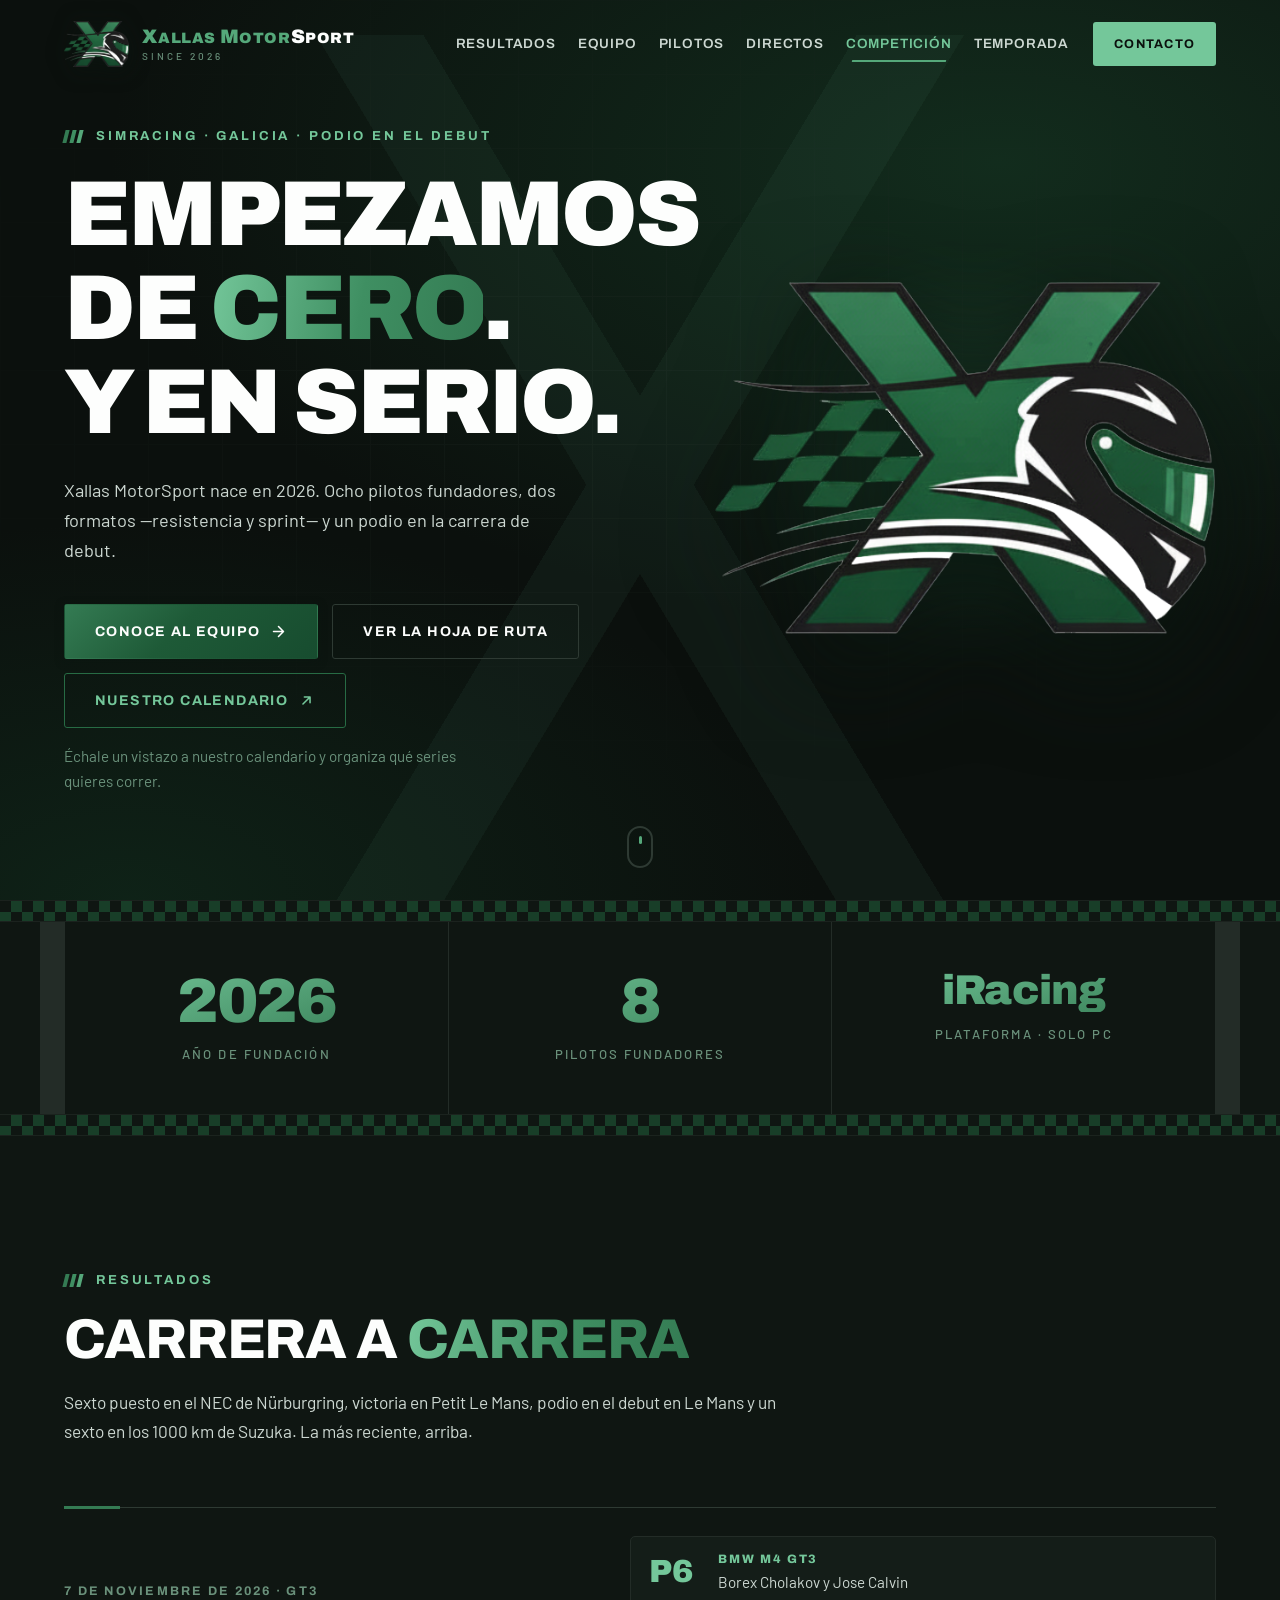
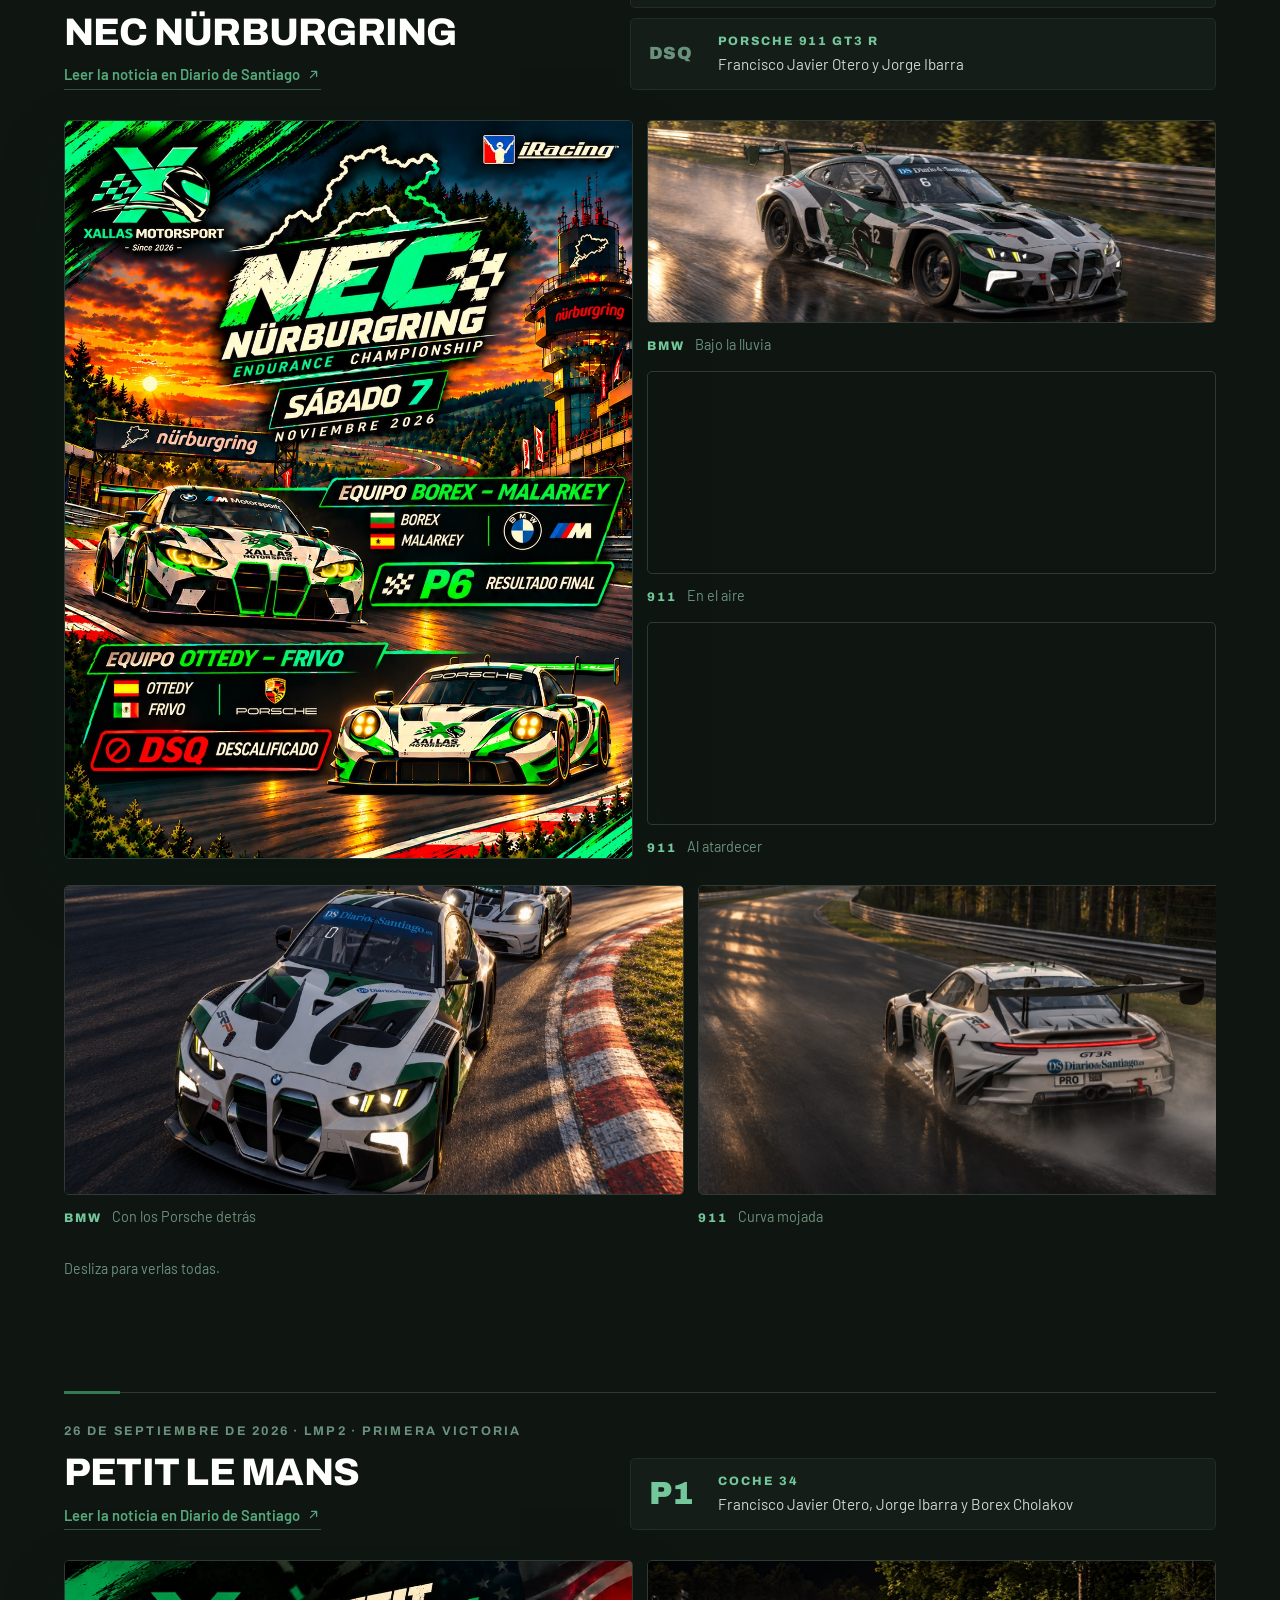
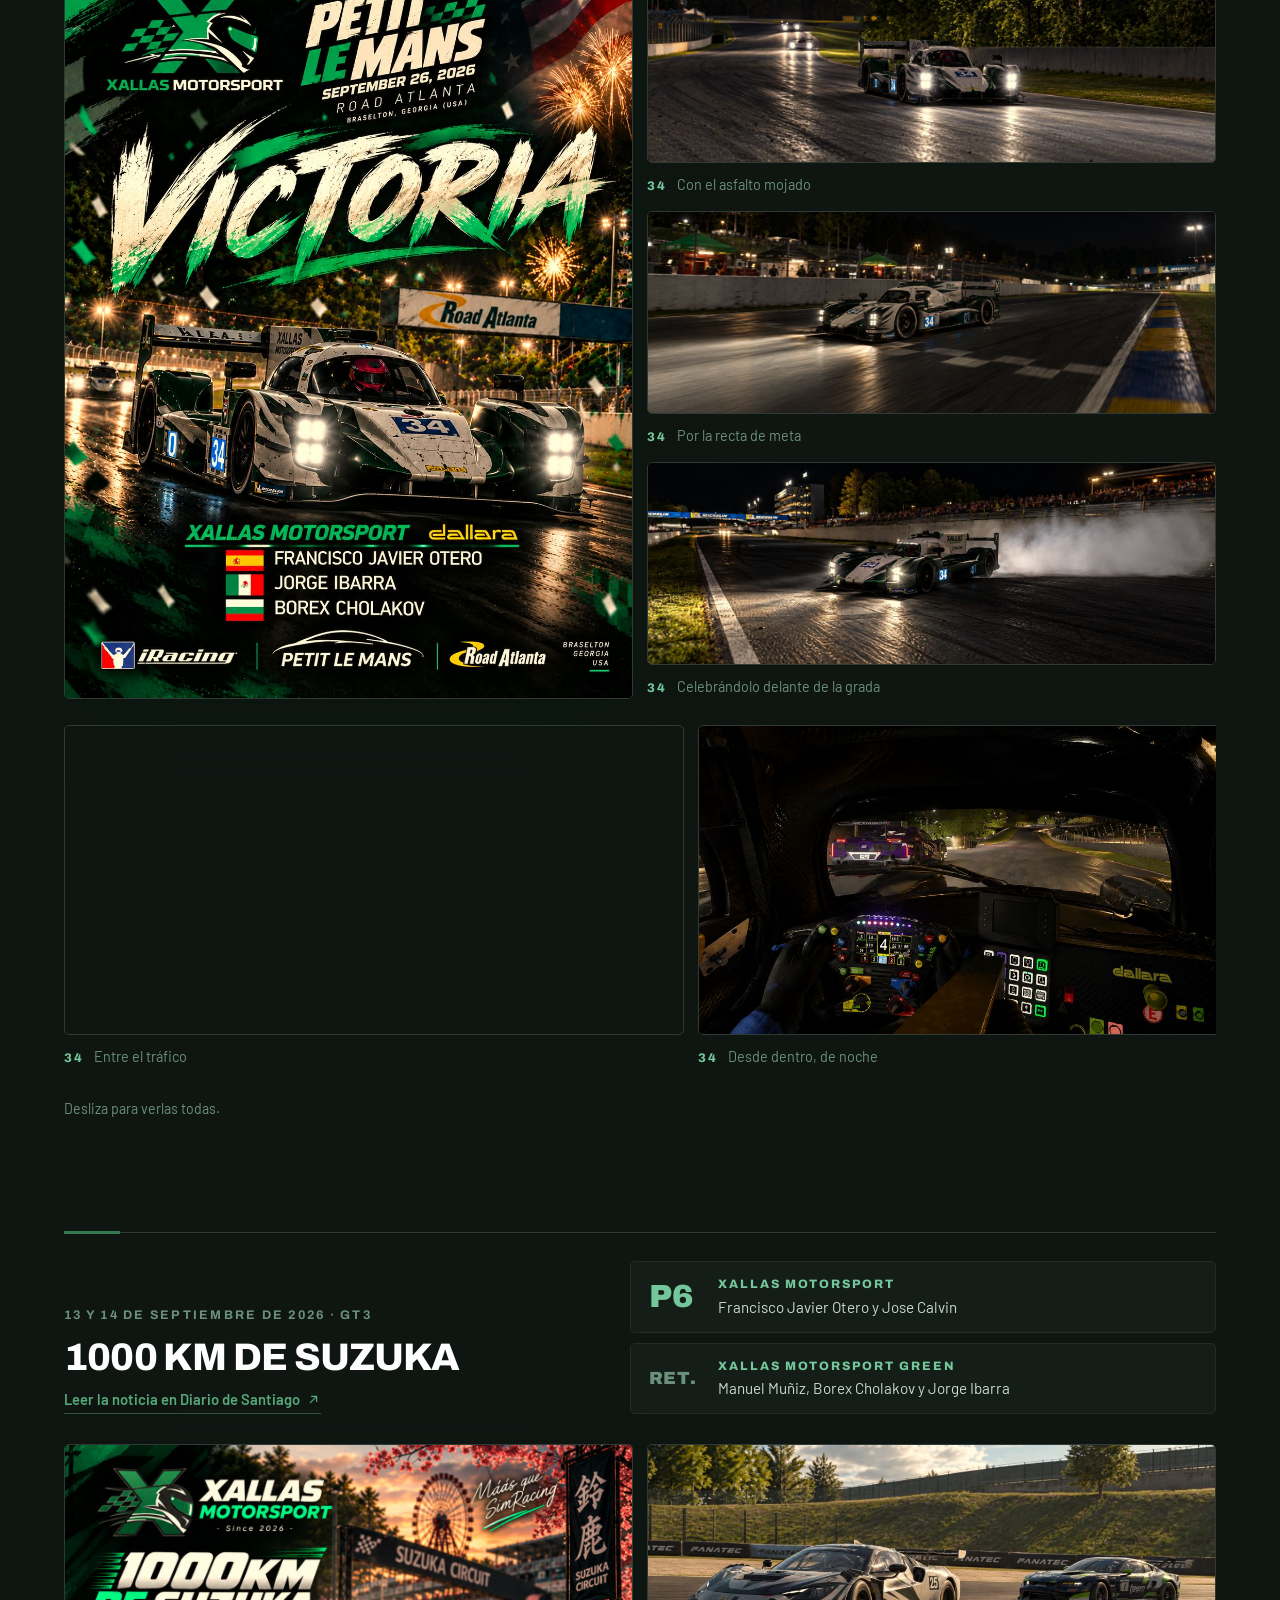
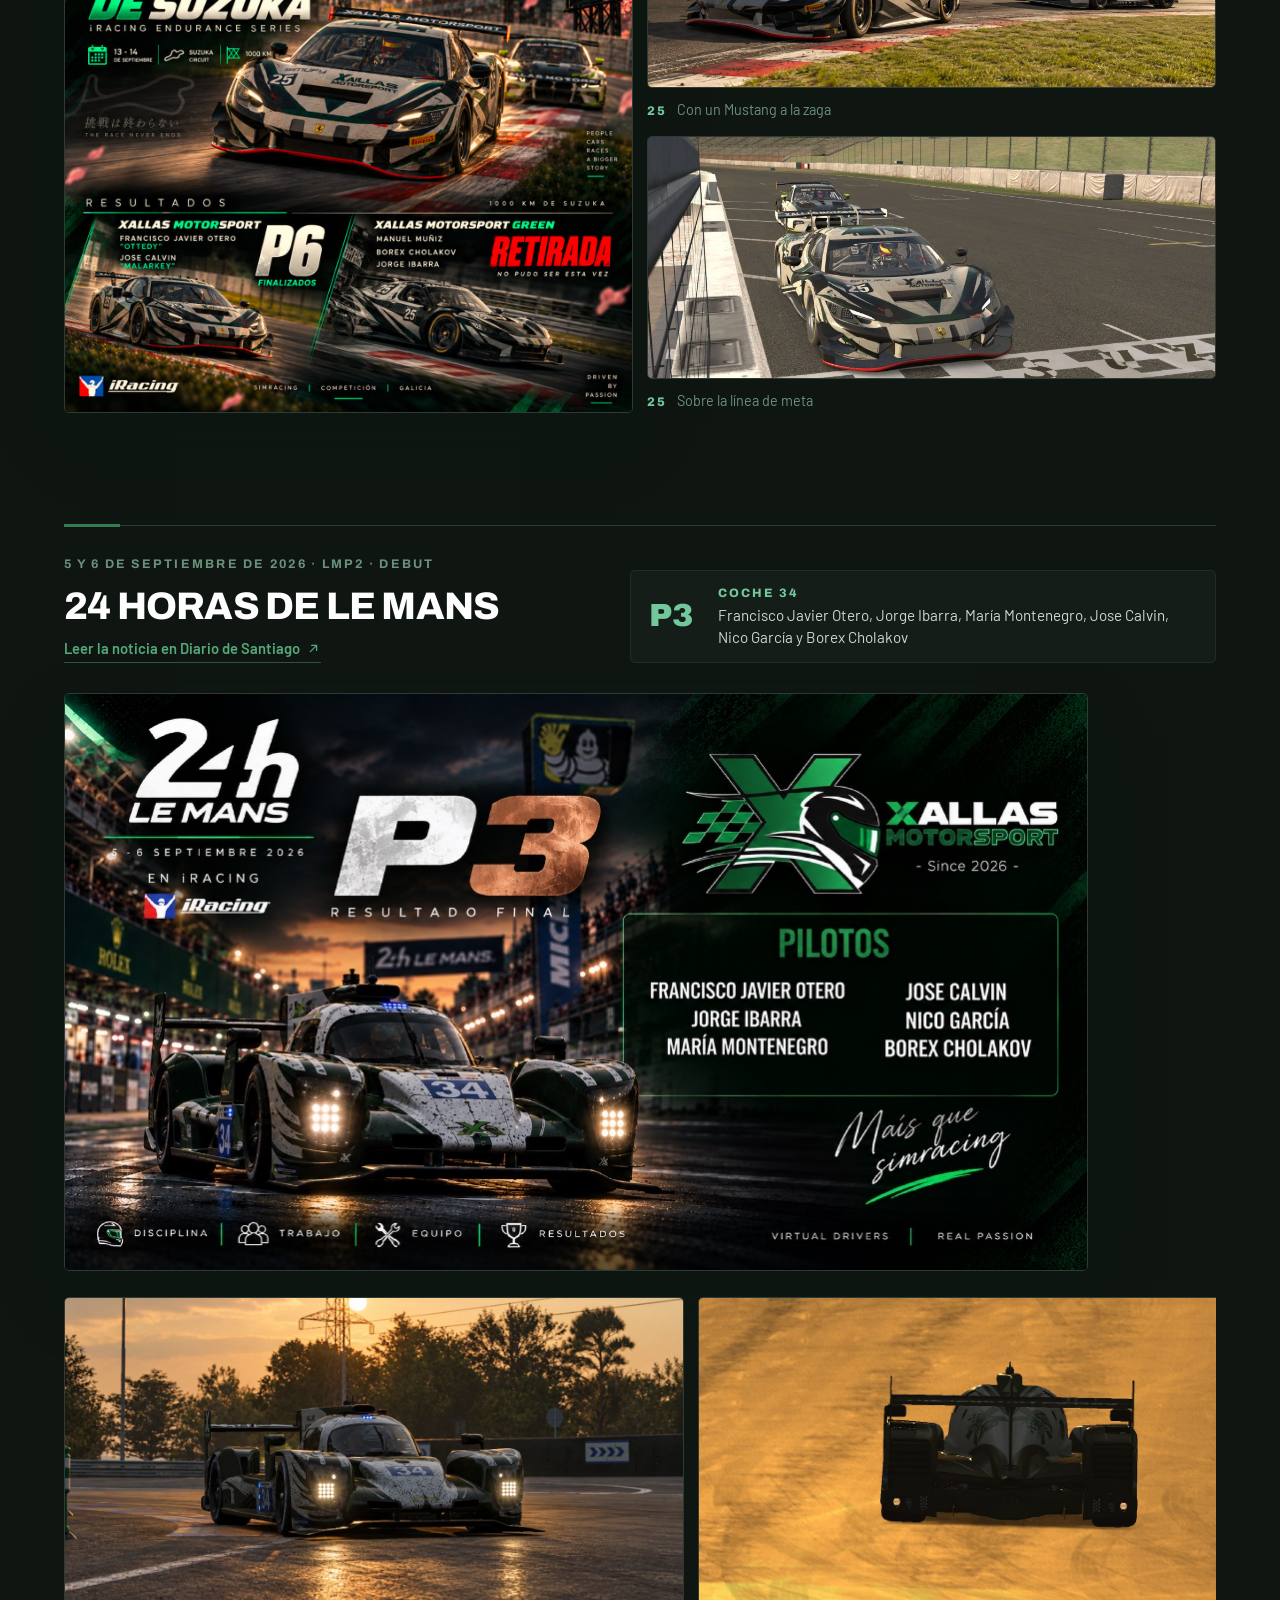
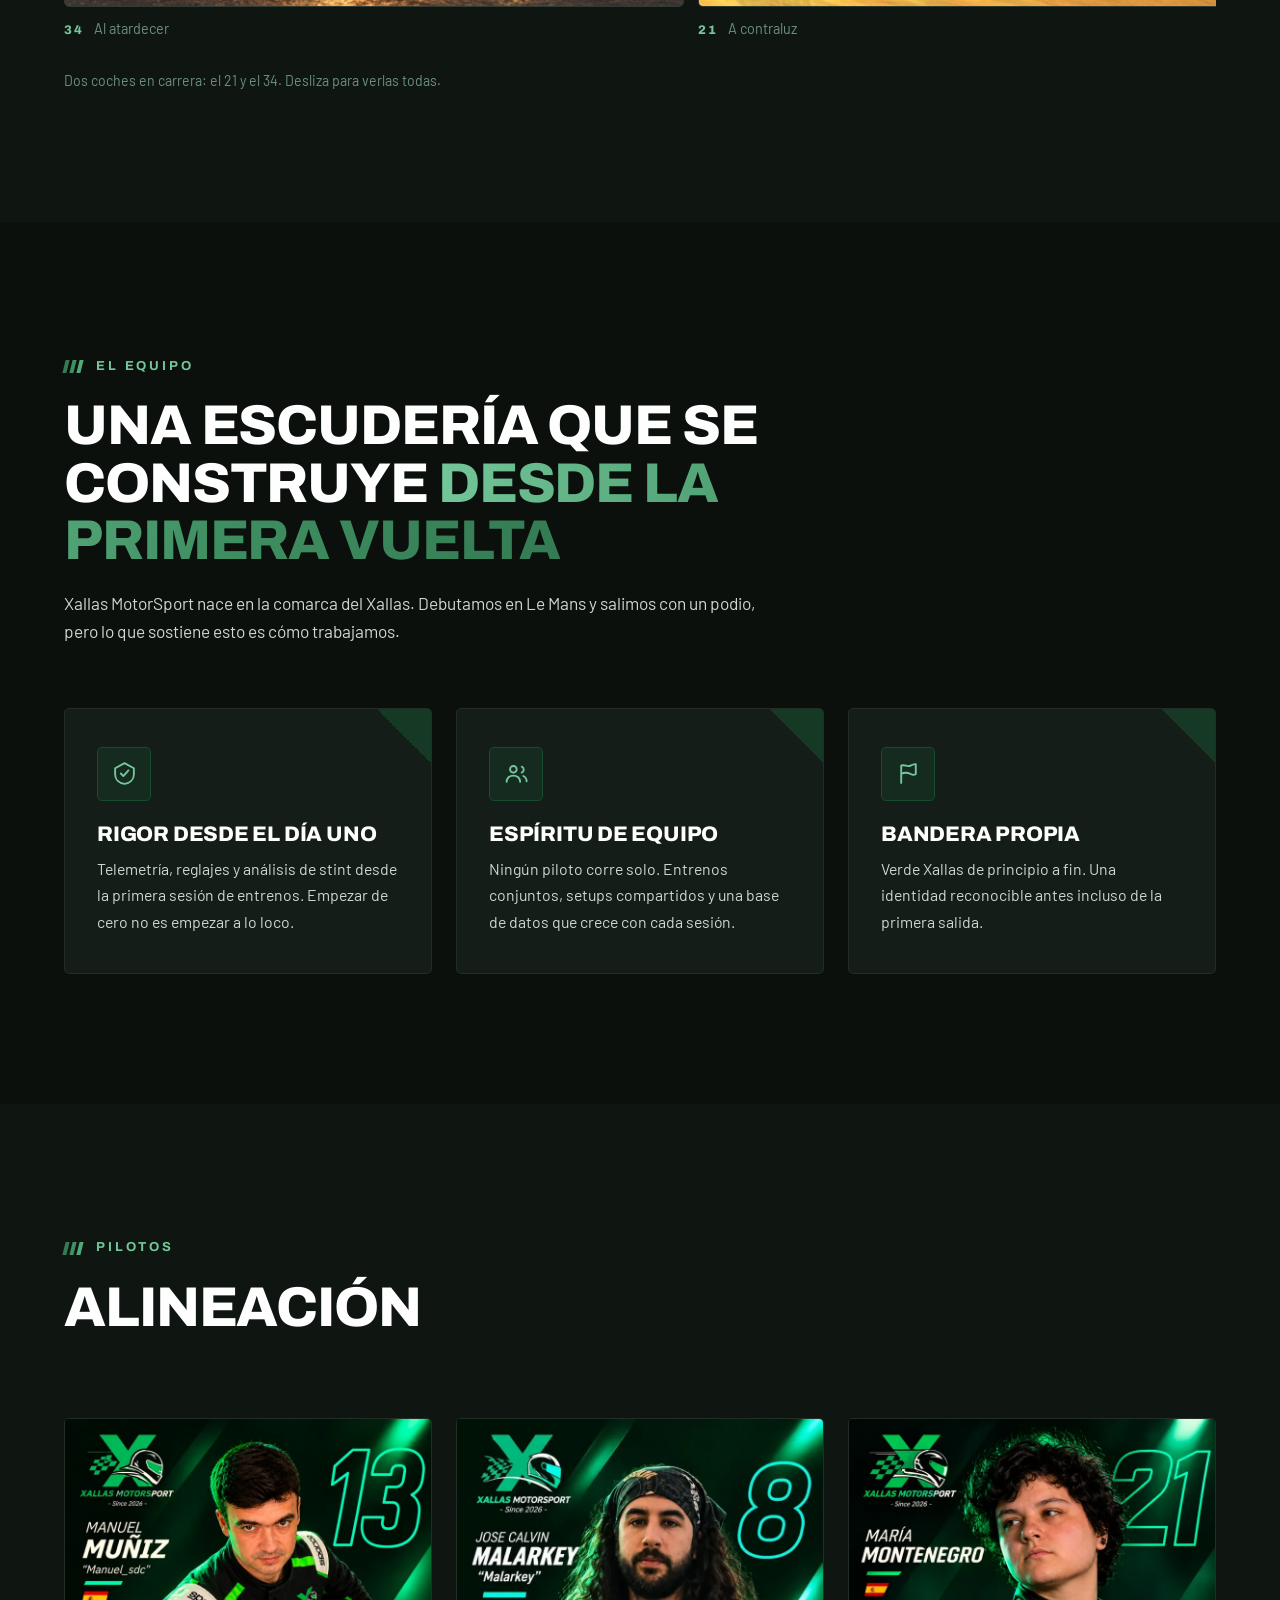
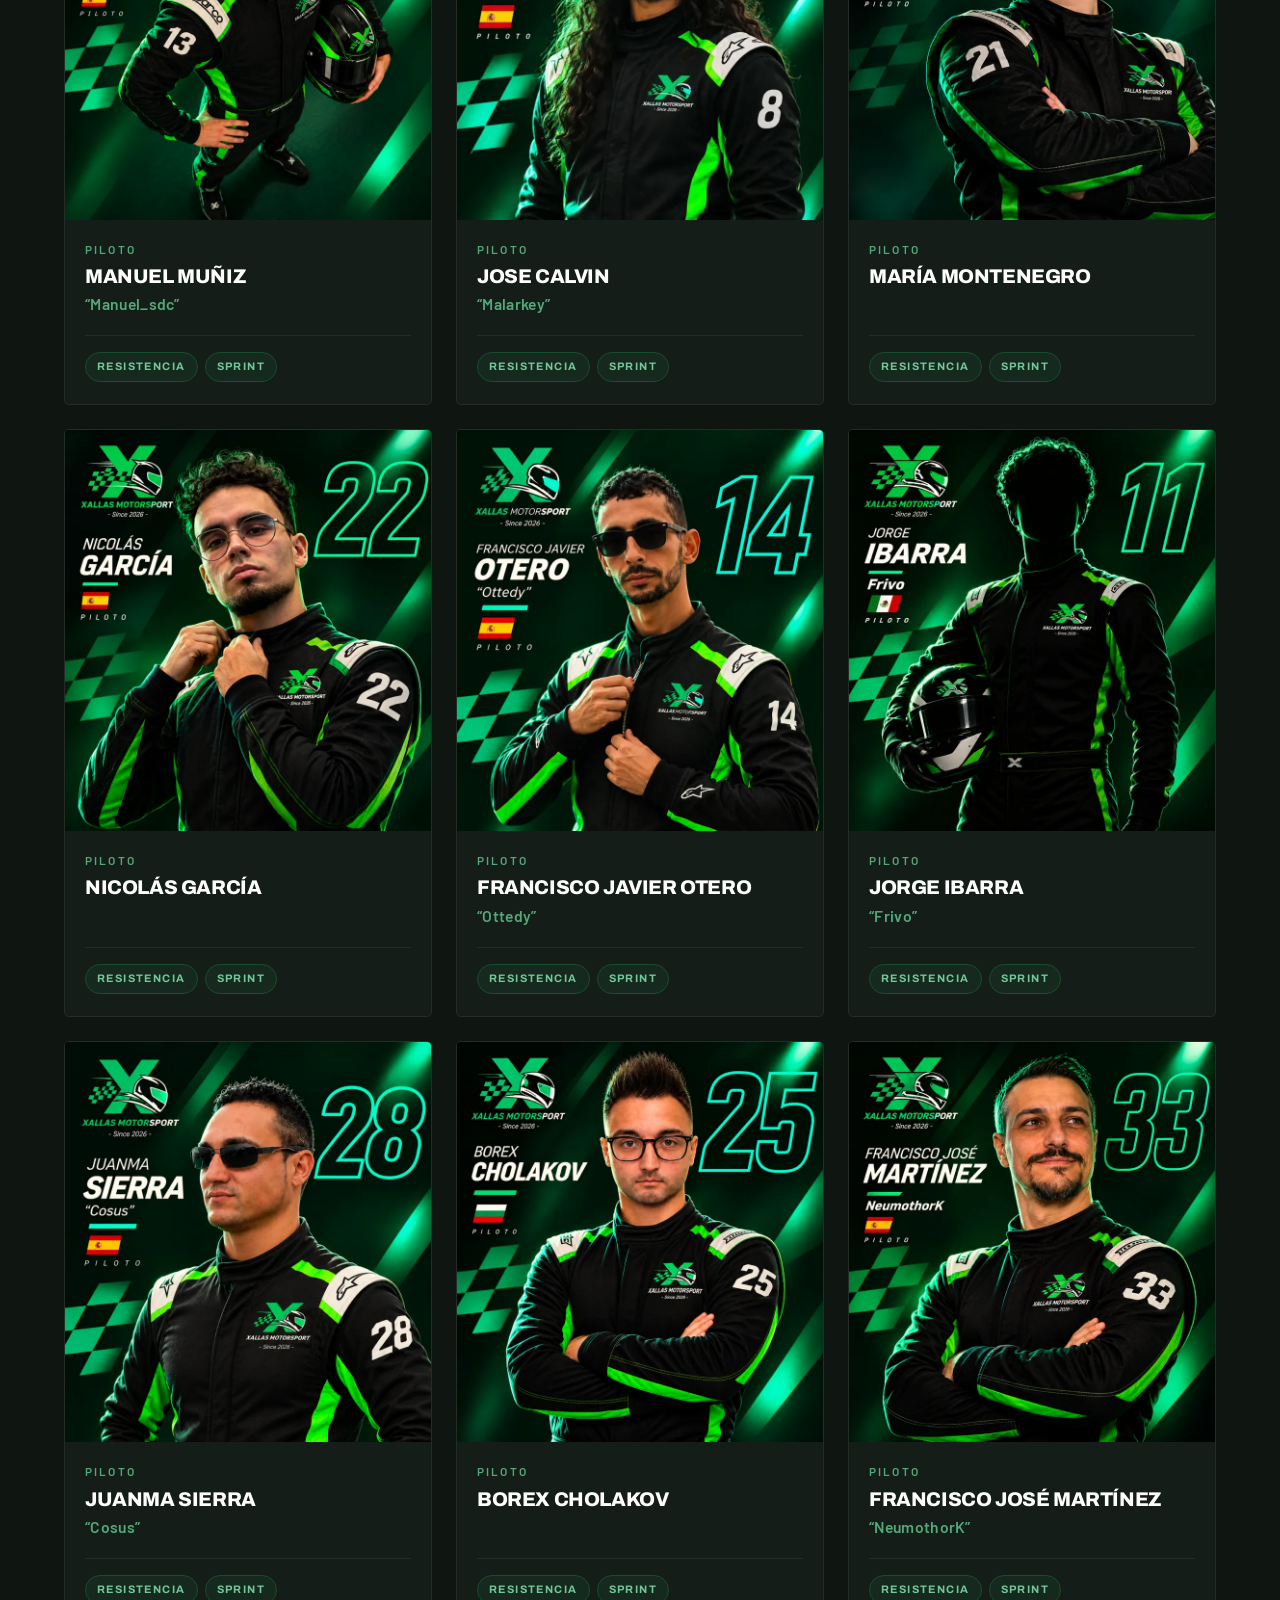
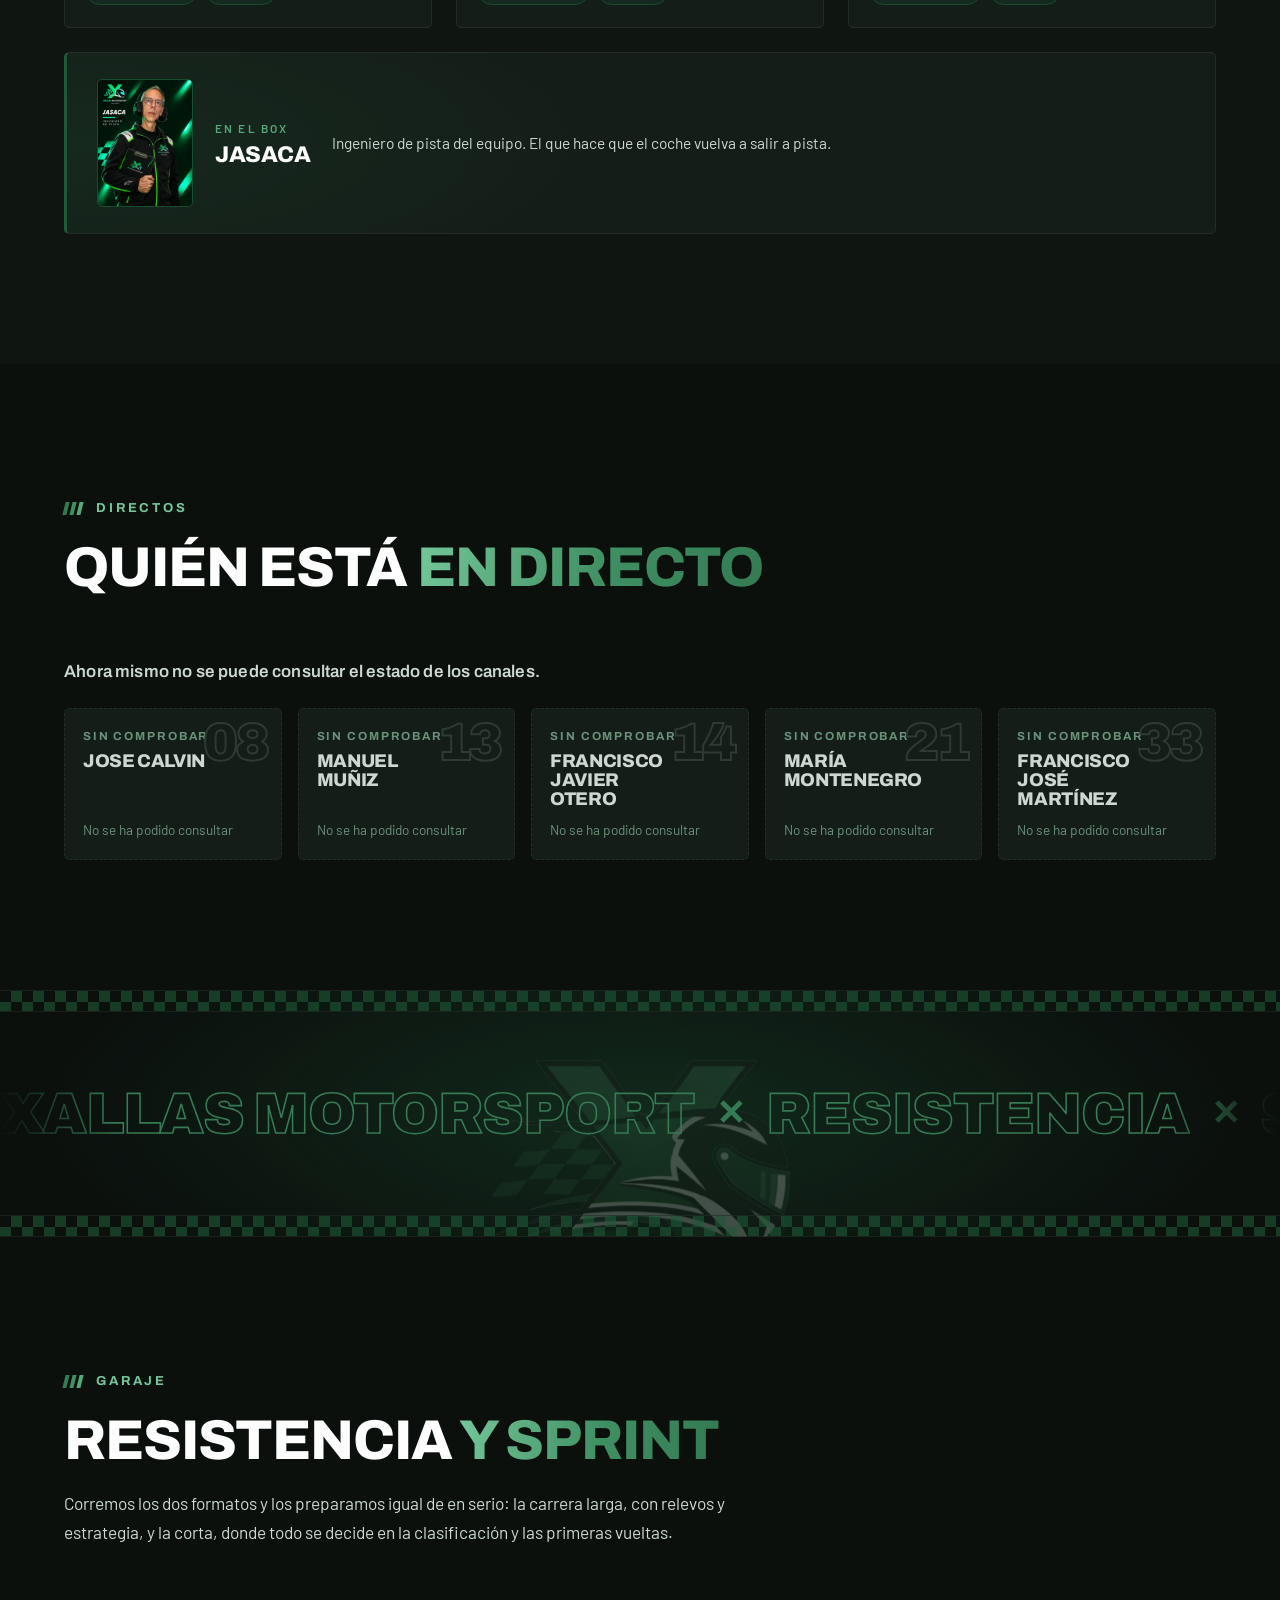
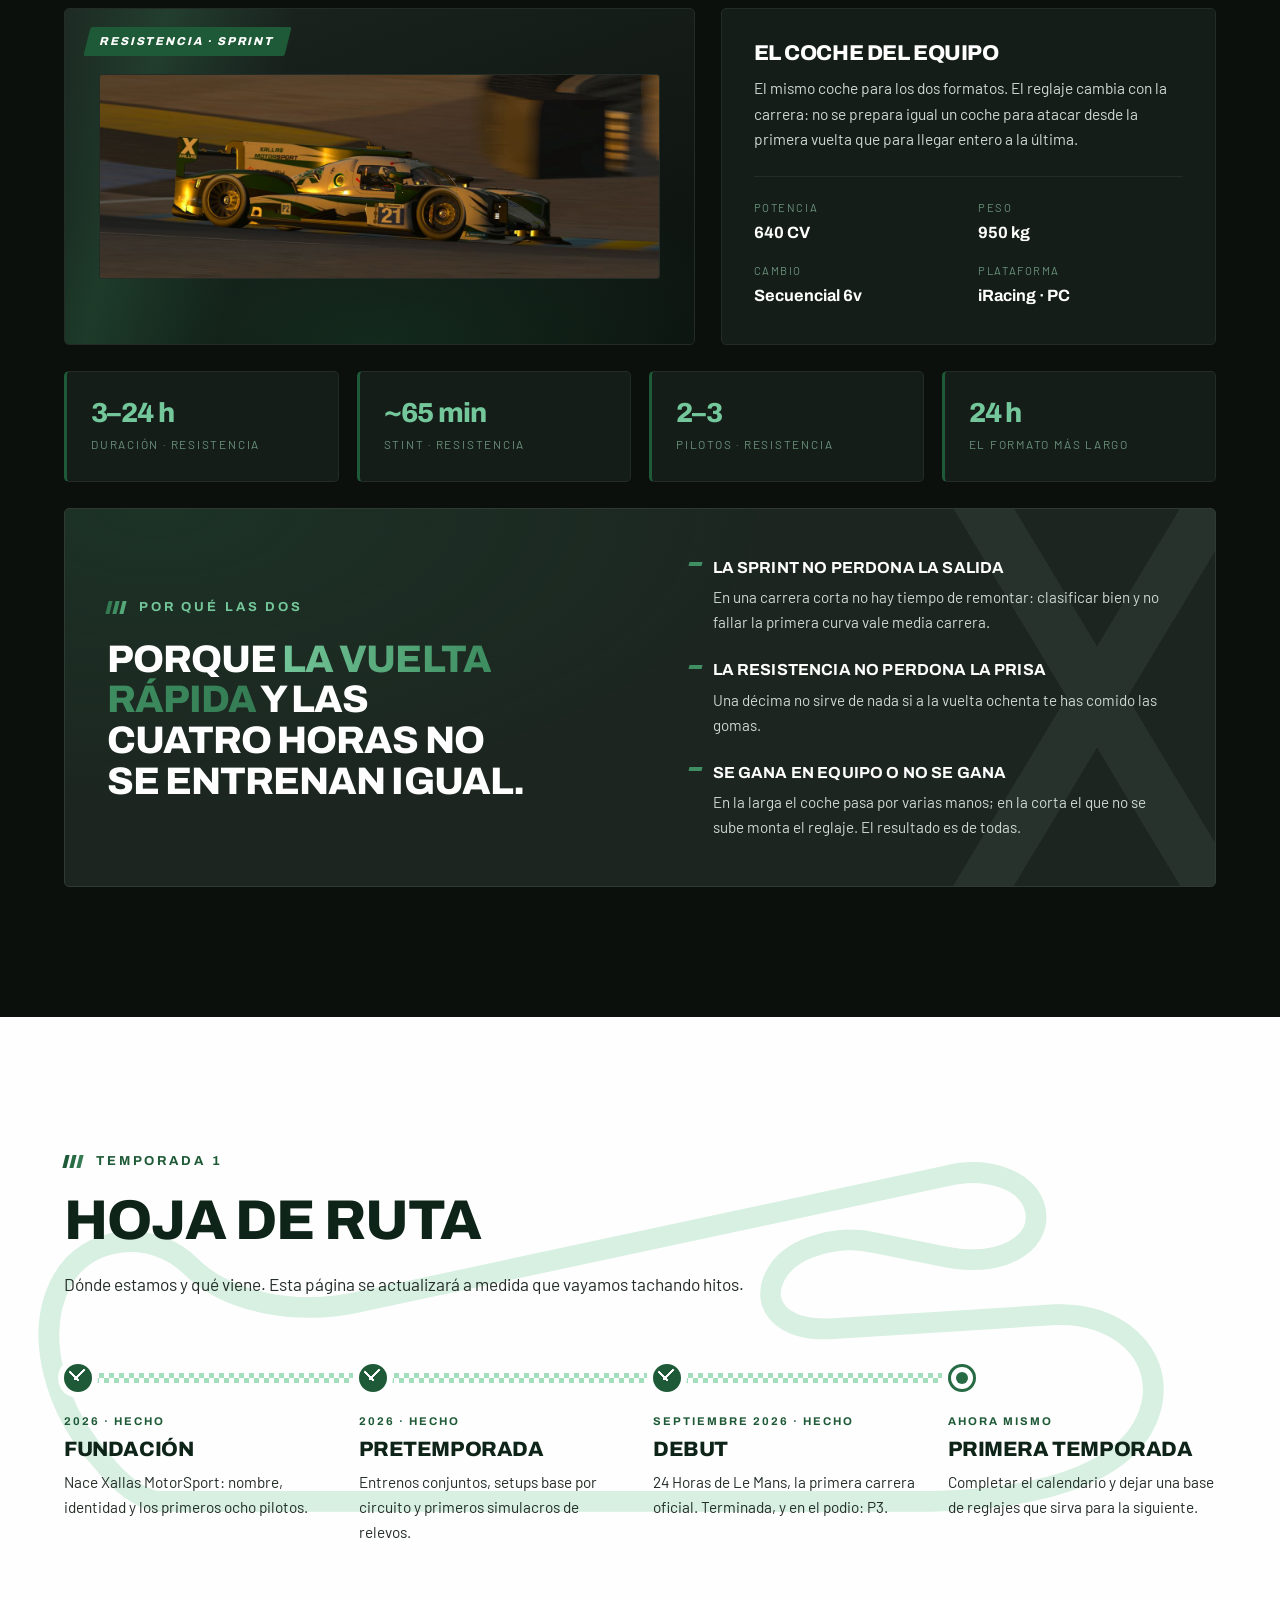
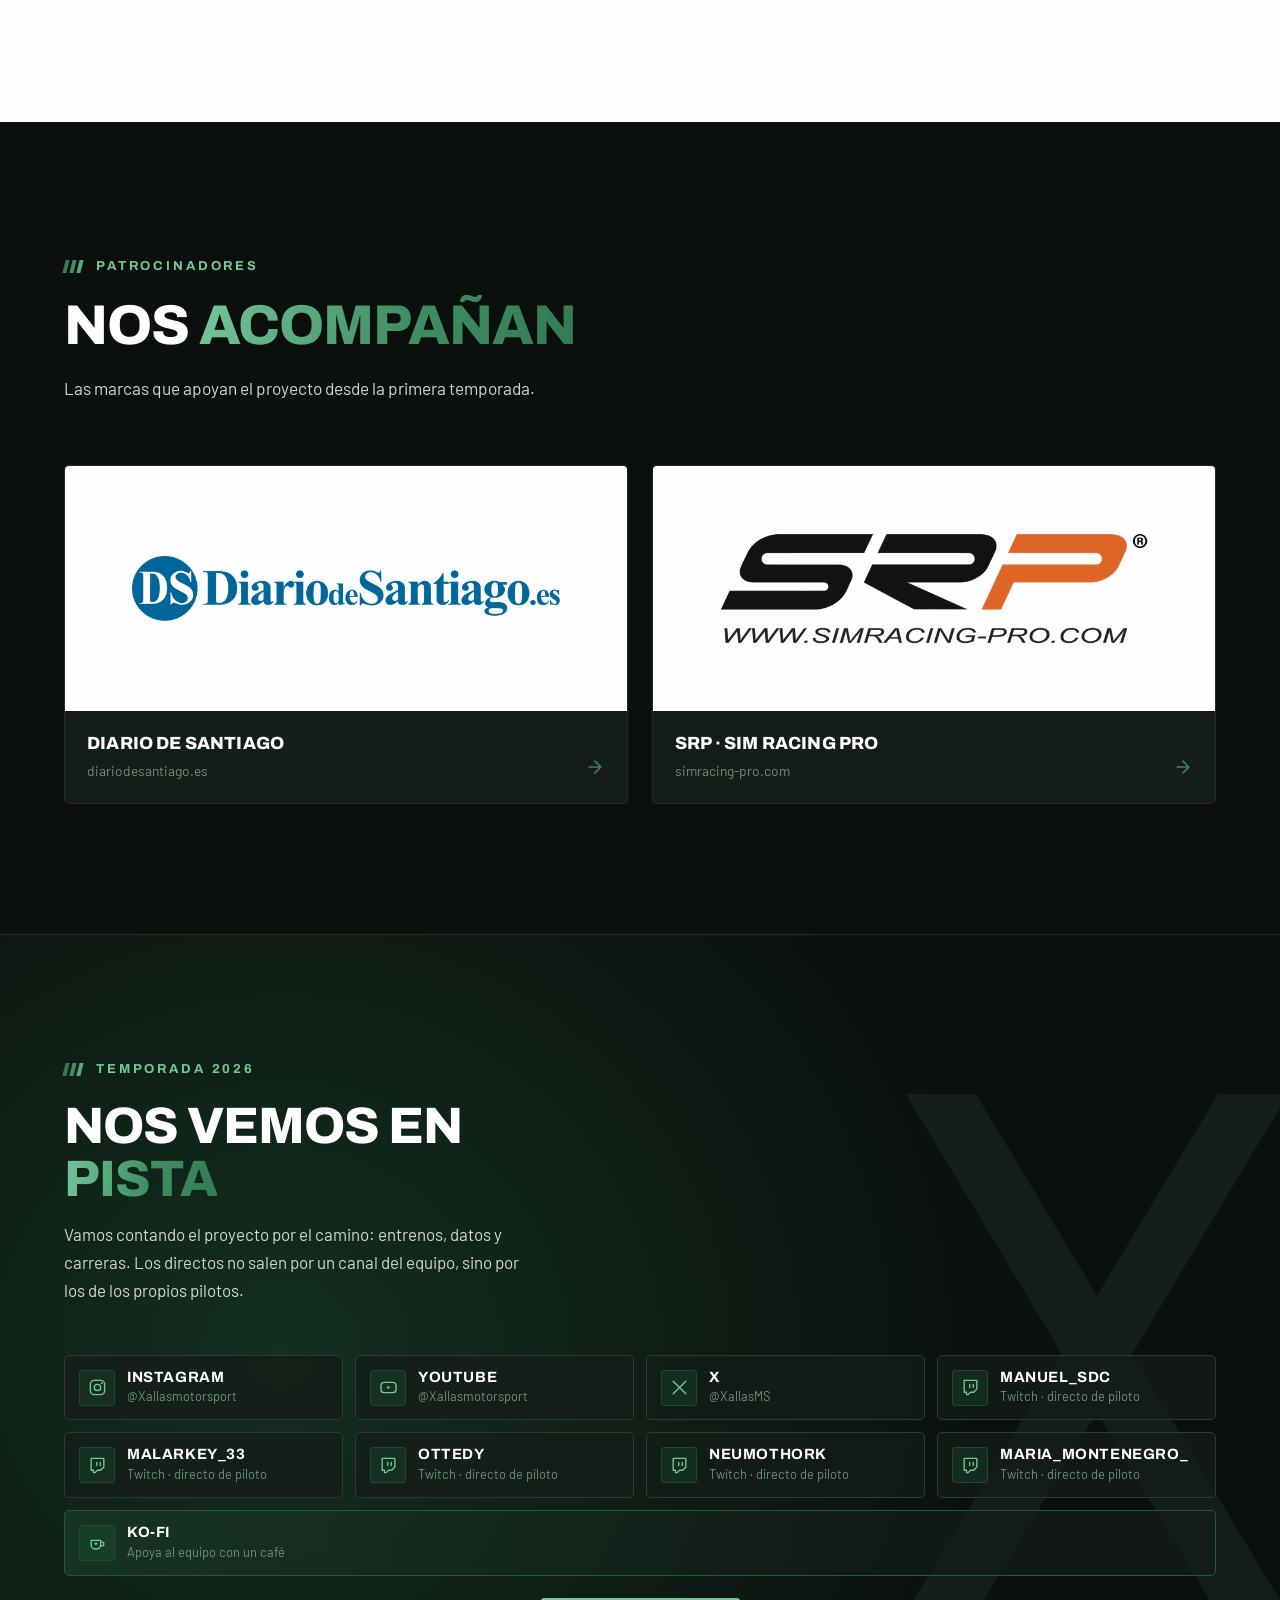
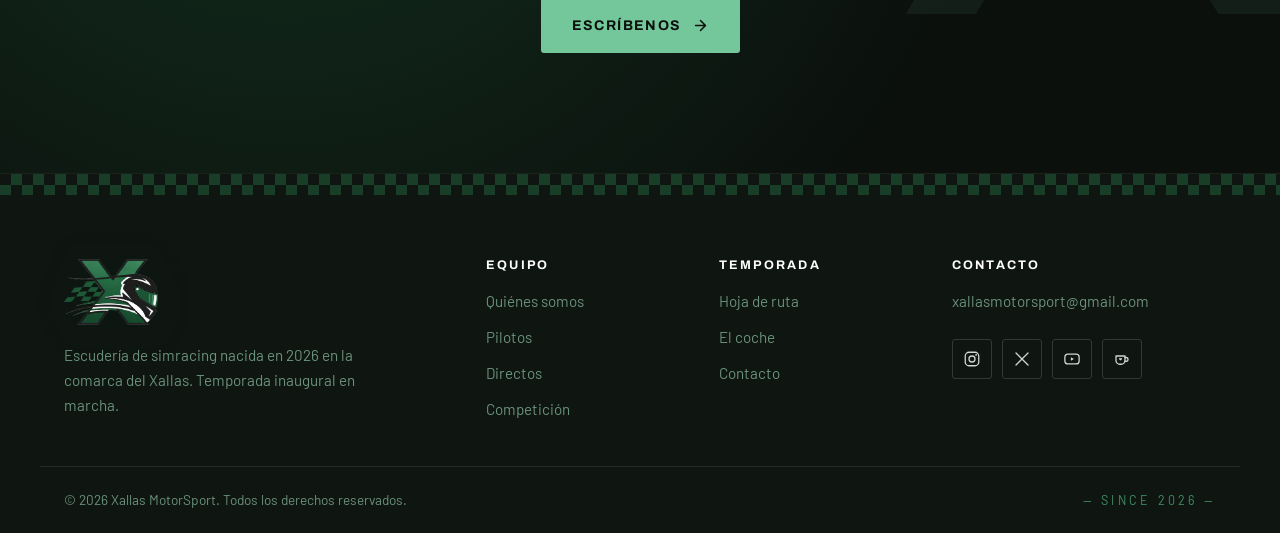
<file: index.html>
<!DOCTYPE html>
<html lang="es">
<head>
<meta charset="UTF-8">
<meta name="viewport" content="width=device-width, initial-scale=1">
<title>Xallas MotorSport | Escudería gallega de simracing en iRacing</title>
<meta name="description" content="Escudería gallega de simracing en iRacing, de la comarca del Xallas. Resistencia y sprint: victoria en Petit Le Mans, podio en las 24 h de Le Mans y más.">
<meta name="theme-color" content="#0B100D">

<link rel="icon" href="assets/img/favicon.ico" sizes="any">
<link rel="icon" href="assets/img/favicon-32.png" type="image/png" sizes="32x32">
<link rel="icon" href="assets/img/favicon-96.png" type="image/png" sizes="96x96">
<link rel="apple-touch-icon" href="assets/img/apple-touch-icon.png">

<!-- El emblema es lo más grande del primer pantallazo: precargarlo adelanta
     el LCP, que cuenta para el posicionamiento. -->
<link rel="preload" as="image" href="assets/img/logo-mark.png" type="image/png" fetchpriority="high">

<!-- Las dos fuentes que se usan de verdad, precargadas. Sin esto el navegador
     no se entera de que existen hasta haber descargado y leído fonts.css: un
     salto de más en el que la página se ve con la tipografía del sistema.
     El 'crossorigin' NO sobra aunque el archivo sea nuestro: las fuentes se
     piden siempre en modo CORS, y sin él la precarga no se aprovecha y el
     archivo acaba descargándose dos veces.
     Solo el rango 'latin': todas las tildes y la eñe del español caben en él
     (U+00E1, U+00F1…), así que 'latin-ext' casi nunca llega a pedirse. -->
<link rel="preload" as="font" type="font/woff2" href="assets/fonts/archivo-600-900-latin.woff2" crossorigin>
<link rel="preload" as="font" type="font/woff2" href="assets/fonts/barlow-400-latin.woff2" crossorigin>

<link rel="manifest" href="site.webmanifest">

<link rel="canonical" href="https://xallasmotorsport.com/">

<!-- Tarjeta al compartir el enlace (Discord, WhatsApp, X…).
     Las rutas de imagen van en ABSOLUTO porque los rastreadores no siempre
     resuelven las relativas. Apuntan al dominio, xallasmotorsport.com.
     Si cambia el dominio: canonical, og:url, las dos imágenes y el JSON-LD
     de abajo. Ver BRANDING.md §10. -->
<meta name="robots" content="index, follow, max-image-preview:large">
<meta property="og:type" content="website">
<meta property="og:site_name" content="Xallas MotorSport">
<meta property="og:locale" content="es_ES">
<meta property="og:url" content="https://xallasmotorsport.com/">
<meta property="og:title" content="Xallas MotorSport — Escudería gallega de simracing en iRacing">
<meta property="og:description" content="Escudería gallega de simracing en iRacing, de la comarca del Xallas. Resistencia y sprint: victoria en Petit Le Mans, podio en las 24 h de Le Mans y más.">
<meta property="og:image" content="https://xallasmotorsport.com/assets/img/og-card.png">
<meta property="og:image:width" content="1200">
<meta property="og:image:height" content="630">
<meta property="og:image:alt" content="Emblema de Xallas MotorSport sobre fondo verde oscuro">
<meta name="twitter:card" content="summary_large_image">
<meta name="twitter:title" content="Xallas MotorSport — Escudería gallega de simracing en iRacing">
<meta name="twitter:description" content="Escudería gallega de simracing en iRacing, de la comarca del Xallas. Resistencia y sprint: victoria en Petit Le Mans, podio en las 24 h de Le Mans y más.">
<meta name="twitter:image" content="https://xallasmotorsport.com/assets/img/og-card.png">

<!-- Dos bloques: WebSite le dice a Google cómo llamar a la web en los
     resultados («Xallas MotorSport» y no el dominio), y SportsTeam describe
     al equipo. subjectOf enlaza las noticias de Diario de Santiago: que un
     medio hable del equipo es lo que más autoridad le da. Al publicar una
     noticia nueva, añadirla también aquí. -->
<script type="application/ld+json">
{
  "@context": "https://schema.org",
  "@type": "WebSite",
  "name": "Xallas MotorSport",
  "alternateName": ["Xallas MS", "Xallas Motorsport"],
  "url": "https://xallasmotorsport.com/",
  "inLanguage": "es"
}
</script>
<script type="application/ld+json">
{
  "@context": "https://schema.org",
  "@type": "SportsTeam",
  "name": "Xallas MotorSport",
  "alternateName": "Xallas MS",
  "sport": "Sim racing",
  "foundingDate": "2026",
  "url": "https://xallasmotorsport.com/",
  "logo": "https://xallasmotorsport.com/assets/img/favicon-512.png",
  "image": "https://xallasmotorsport.com/assets/img/og-card.png",
  "description": "Escudería gallega de simracing en iRacing, de la comarca del Xallas. Resistencia y sprint: victoria en Petit Le Mans, podio en las 24 h de Le Mans y más.",
  "areaServed": {
    "@type": "Place",
    "name": "Galicia, España"
  },
  "location": {
    "@type": "Place",
    "address": {
      "@type": "PostalAddress",
      "addressRegion": "Galicia",
      "addressCountry": "ES"
    }
  },
  "knowsAbout": [
    "Carreras de resistencia",
    "Carreras sprint",
    "iRacing",
    "Simracing",
    "Endurance racing",
    "Sprint racing"
  ],
  "email": "xallasmotorsport@gmail.com",
  "sameAs": [
    "https://www.instagram.com/xallasmotorsport/",
    "https://x.com/XallasMS",
    "https://www.youtube.com/@Xallasmotorsport",
    "https://ko-fi.com/xallasmotorsport"
  ],
  "subjectOf": [
    {
      "@type": "NewsArticle",
      "headline": "Xallas MotorSport logra un sexto puesto en Nürburgring y anuncia un nuevo fichaje para las 12 Horas de Spa",
      "url": "https://www.diariodesantiago.es/deportes/xallas-motorsport-logra-un-sexto-puesto-en-nurburgring-y-anuncia-un-nuevo-fichaje-para-las-12-horas-de-spa/",
      "publisher": { "@type": "Organization", "name": "Diario de Santiago" }
    },
    {
      "@type": "NewsArticle",
      "headline": "Xallas MotorSport conquista las 10 horas de Petit Le Mans tras una gran remontada bajo la lluvia",
      "url": "https://www.diariodesantiago.es/deportes/xallas-motorsport-conquista-las-10-horas-de-petit-le-mans-tras-una-gran-remontada-bajo-la-lluvia/",
      "publisher": { "@type": "Organization", "name": "Diario de Santiago" }
    },
    {
      "@type": "NewsArticle",
      "headline": "Xallas MotorSport roza el top 5 en los 1000 kilómetros virtuales de Suzuka",
      "url": "https://www.diariodesantiago.es/tendencias/xallas-motorsport-roza-el-top-5-en-los-1000-kilometros-virtuales-de-suzuka/",
      "publisher": { "@type": "Organization", "name": "Diario de Santiago" }
    },
    {
      "@type": "NewsArticle",
      "headline": "Xallas MotorSport lleva a Santa Comba al podio de las 24 Horas de Le Mans virtuales",
      "url": "https://www.diariodesantiago.es/deportes/xallas-motorsport-lleva-a-santa-comba-al-podio-de-las-24-horas-de-le-mans-virtuales/",
      "publisher": { "@type": "Organization", "name": "Diario de Santiago" }
    }
  ],
  "numberOfEmployees": {
    "@type": "QuantitativeValue",
    "value": 9
  },
  "member": [
    {
      "@type": "Person",
      "name": "Manuel Muñiz",
      "alternateName": "Manuel_sdc",
      "jobTitle": "Piloto",
      "image": "https://xallasmotorsport.com/assets/img/piloto-manuel-muniz.webp"
    },
    {
      "@type": "Person",
      "name": "Jose Calvin",
      "alternateName": "Malarkey",
      "jobTitle": "Piloto",
      "image": "https://xallasmotorsport.com/assets/img/piloto-jose-calvin.webp"
    },
    {
      "@type": "Person",
      "name": "María Montenegro",
      "jobTitle": "Piloto",
      "image": "https://xallasmotorsport.com/assets/img/piloto-maria-montenegro.webp"
    },
    {
      "@type": "Person",
      "name": "Nicolás García",
      "jobTitle": "Piloto",
      "image": "https://xallasmotorsport.com/assets/img/piloto-nicolas-garcia.webp"
    },
    {
      "@type": "Person",
      "name": "Francisco Javier Otero",
      "alternateName": "Ottedy",
      "jobTitle": "Piloto",
      "image": "https://xallasmotorsport.com/assets/img/piloto-francisco-javier-otero.webp"
    },
    {
      "@type": "Person",
      "name": "Jorge Ibarra",
      "alternateName": "Frivo",
      "jobTitle": "Piloto",
      "image": "https://xallasmotorsport.com/assets/img/piloto-jorge-ibarra.webp"
    },
    {
      "@type": "Person",
      "name": "Juanma Sierra",
      "alternateName": "Cosus",
      "jobTitle": "Piloto",
      "image": "https://xallasmotorsport.com/assets/img/piloto-juanma-sierra.webp"
    },
    {
      "@type": "Person",
      "name": "Borex Cholakov",
      "jobTitle": "Piloto",
      "image": "https://xallasmotorsport.com/assets/img/piloto-borex-cholakov.webp"
    },
    {
      "@type": "Person",
      "name": "Francisco José Martínez",
      "alternateName": "NeumothorK",
      "jobTitle": "Piloto",
      "image": "https://xallasmotorsport.com/assets/img/piloto-francisco-jose-martinez.webp"
    },
    {
      "@type": "Person",
      "name": "Jasaca",
      "jobTitle": "Ingeniero de pista",
      "image": "https://xallasmotorsport.com/assets/img/box-jasaca.webp"
    }
  ]
}
</script>

<!-- Marca que hay JS: sin él, nada queda oculto por las animaciones de entrada -->
<script>document.documentElement.className += " js";</script>

<link rel="stylesheet" href="assets/css/fonts.css">
<link rel="stylesheet" href="assets/css/styles.css">
</head>
<body>

<a class="skip-link" href="#main">Saltar al contenido</a>

<!-- Casco reutilizable: reproduce el casco del logo (visera con tres barras).
     El contenido de <use> vive en un shadow tree que el CSS del documento no
     puede seleccionar; las custom properties sí lo atraviesan, así que el
     color se controla con variables (ver .driver__silhouette en styles.css) -->
<svg width="0" height="0" aria-hidden="true" focusable="false" style="position:absolute">
  <symbol id="i-helmet" viewBox="0 0 120 120">
    <path d="M60 14c-21 0-38 17-38 38v12c0 6 2 12 6 16l-3 14c-1 4 2 8 6 8h58c4 0 7-4 6-8l-3-14c4-4 6-10 6-16V52c0-21-17-38-38-38Z"
          style="fill:var(--h-shell,#0B100D);stroke:var(--h-stroke,#1E5A37);stroke-width:2.4"/>
    <path d="M30 54c7-11 17-17 30-17s23 6 30 17v10c0 3-2 5-5 5H35c-3 0-5-2-5-5Z"
          style="fill:var(--h-visor,#174C2F);stroke:var(--h-visor-line,#276B44);stroke-width:2"/>
    <g style="fill:var(--h-bars,#3F8F62)">
      <rect x="63" y="47" width="4.5" height="17" rx="1.5"/>
      <rect x="71.5" y="47" width="4.5" height="17" rx="1.5"/>
      <rect x="80" y="47" width="4.5" height="17" rx="1.5"/>
    </g>
  </symbol>
</svg>

<!-- ══════════════════════════════ NAVBAR ══════════════════════════════ -->
<header class="nav" id="nav">
  <div class="progreso" id="progreso" aria-hidden="true"></div>
  <div class="nav__inner">
    <a class="brand" href="#hero" aria-label="Xallas MotorSport — inicio">
      <img class="brand__mark" src="assets/img/logo-mark.png" alt="" width="566" height="398" decoding="async">
      <span class="brand__type">
        <span class="brand__word">
          <b>X</b>allas <b>M</b>otor<i><b>S</b>port</i>
        </span>
        <span class="brand__since">Since 2026</span>
      </span>
    </a>

    <nav class="nav__links" id="navLinks" aria-label="Navegación principal">
      <a href="#resultado">Resultados</a>
      <a href="#equipo">Equipo</a>
      <a href="#pilotos">Pilotos</a>
      <a href="#directos">Directos</a>
      <a href="#competicion">Competición</a>
      <a href="#temporada">Temporada</a>
      <a class="btn btn--sm btn--accent nav__cta" href="#contacto">Contacto</a>
    </nav>

    <button class="nav__toggle" id="navToggle" aria-expanded="false" aria-controls="navLinks" aria-label="Abrir menú">
      <span></span><span></span><span></span>
    </button>
  </div>
  <div class="nav__checker" aria-hidden="true"></div>
</header>

<main id="main">

<!-- ═══════════════════════════════ HERO ═══════════════════════════════ -->
<section class="hero" id="hero">
  <div class="hero__grid-bg" aria-hidden="true"></div>
  <div class="hero__x" data-parallax="-0.16" aria-hidden="true"></div>
  <div class="hero__streaks" aria-hidden="true">
    <span></span><span></span><span></span><span></span><span></span>
  </div>

  <div class="wrap hero__inner">
    <div class="hero__content">
      <p class="eyebrow reveal">
        <span class="eyebrow__bars" aria-hidden="true"><i></i><i></i><i></i></span>
        Simracing · Galicia · Podio en el debut
      </p>

      <h1 class="hero__title reveal">
        <span class="sr-only">Xallas MotorSport, escudería gallega de simracing en iRacing:</span>
        <span class="linea"><span>Empezamos</span></span>
        <span class="linea"><span>de <em class="grad">cero</em>.</span></span>
        <span class="linea"><span>Y en serio.</span></span>
      </h1>

      <p class="hero__lead reveal" style="--d:120ms">
        Xallas MotorSport nace en 2026. Ocho pilotos fundadores, dos formatos
        —resistencia y sprint— y un podio en la carrera de debut.
      </p>

      <div class="hero__actions reveal" style="--d:180ms">
        <a class="btn btn--primary" href="#pilotos">
          Conoce al equipo
          <svg viewBox="0 0 24 24" aria-hidden="true"><path d="M5 12h13M12 5l7 7-7 7"/></svg>
        </a>
        <a class="btn btn--ghost" href="#temporada">Ver la hoja de ruta</a>
        <a class="btn btn--outline" href="https://calendarioiracing.com/es/" target="_blank" rel="noopener">
          Nuestro calendario
          <svg viewBox="0 0 24 24" aria-hidden="true"><path d="M7 17 17 7M9 7h8v8"/></svg>
        </a>
      </div>
      <p class="hero__nota reveal" style="--d:220ms">
        Échale un vistazo a nuestro calendario y organiza qué series quieres correr.
      </p>
    </div>

    <div class="hero__emblem reveal" style="--d:100ms" data-parallax="0.11" id="heroEmblema">
      <div class="hero__emblem-glow" aria-hidden="true"></div>
      <img src="assets/img/logo-mark.png" alt="Emblema de Xallas MotorSport, escudería de simracing en iRacing" width="566" height="398" fetchpriority="high">
    </div>
  </div>

  <a class="hero__scroll" href="#equipo" aria-label="Bajar">
    <span></span>
  </a>
</section>

<!-- ══════════════════════════════ CIFRAS ══════════════════════════════ -->
<!-- Datos de arranque; el palmarés, de momento, cabe en una línea: P3 en Le Mans -->
<section class="stats" aria-label="El equipo en cifras">
  <div class="checker-band" aria-hidden="true"></div>
  <div class="wrap stats__grid">
    <div class="stat reveal"><b data-count="2026">0</b><span>Año de fundación</span></div>
    <div class="stat reveal" style="--d:80ms"><b data-count="8">0</b><span>Pilotos fundadores</span></div>
    <div class="stat stat--text reveal" style="--d:160ms"><b>iRacing</b><span>Plataforma · solo PC</span></div>
  </div>
  <div class="checker-band" aria-hidden="true"></div>
</section>

<!-- ═══════════════════════════════ RESULTADOS ════════════════════════ -->
<!-- Una ficha por carrera, la más reciente arriba. Para añadir la siguiente,
     se copia una .carrera entera y se pone la primera.
     Los carteles llevan dentro el resultado y los pilotos, pero en el móvil
     ese texto queda a unos pocos píxeles y no hay quien lo lea. De ahí que
     cada ficha lo repita en texto en su cabecera: la imagen ilustra, no es el
     único sitio donde está el dato.
     El id sigue en singular (#resultado) para no romper enlaces ya
     compartidos. -->
<section class="section section--alt" id="resultado">
  <div class="wrap">
    <div class="section__head">
      <p class="eyebrow reveal">
        <span class="eyebrow__bars" aria-hidden="true"><i></i><i></i><i></i></span>
        Resultados
      </p>
      <h2 class="section__title reveal" style="--d:60ms">Carrera a <span class="grad">carrera</span></h2>
      <p class="section__lead reveal" style="--d:120ms">
        Sexto puesto en el NEC de Nürburgring, victoria en Petit Le Mans,
        podio en el debut en Le Mans y un sexto en los 1000 km de Suzuka.
        La más reciente, arriba.
      </p>
    </div>

    <!-- ── NEC Nürburgring ──
         Dos coches distintos (BMW y Porsche) y los dorsales cambian de una
         captura a otra, así que en los pies se distinguen por la marca. -->
    <article class="carrera">
      <div class="carrera__cabecera reveal">
        <div>
          <p class="carrera__cuando">7 de noviembre de 2026 · GT3</p>
          <h3 class="carrera__nombre">NEC Nürburgring</h3>
          <a class="carrera__noticia" href="https://www.diariodesantiago.es/deportes/xallas-motorsport-logra-un-sexto-puesto-en-nurburgring-y-anuncia-un-nuevo-fichaje-para-las-12-horas-de-spa/" target="_blank" rel="noopener">
            Leer la noticia en Diario de Santiago
            <svg viewBox="0 0 24 24" aria-hidden="true"><path d="M7 17 17 7M9 7h8v8"/></svg>
          </a>
        </div>
        <ul class="marcas">
          <li class="marca">
            <b class="marca__pos">P6</b>
            <span class="marca__texto">
              <span class="marca__equipo">BMW M4 GT3</span>
              Borex Cholakov y Jose Calvin
            </span>
          </li>
          <li class="marca marca--ret">
            <b class="marca__pos"><span aria-hidden="true">DSQ</span><span class="sr-only">Descalificado</span></b>
            <span class="marca__texto">
              <span class="marca__equipo">Porsche 911 GT3 R</span>
              Francisco Javier Otero y Jorge Ibarra
            </span>
          </li>
        </ul>
      </div>

      <div class="mosaico mosaico--tres reveal" style="--d:120ms">
        <img class="mosaico__cartel mosaico__cartel--alto"
             src="assets/img/resultados-nurburgring-2026.jpg"
             width="1100" height="1430" loading="lazy" decoding="async"
             alt="P6 y descalificación, resultados del NEC, Nürburgring Endurance Championship, en iRacing, sábado 7 de noviembre. El BMW de Borex y Malarkey y el Porsche de Ottedy y Frivo de Xallas MotorSport, con la torre de Nürburgring y el atardecer al fondo.">

        <figure class="mosaico__foto">
          <img src="assets/img/nurburgring-bmw-lluvia.jpg" width="1400" height="581" loading="lazy" decoding="async"
               alt="El BMW M4 GT3 de Xallas MotorSport levantando agua sobre el asfalto mojado de Nürburgring, junto al guardarraíl.">
          <figcaption><span class="tira__coche">BMW</span> Bajo la lluvia</figcaption>
        </figure>

        <figure class="mosaico__foto">
          <img src="assets/img/nurburgring-porsche-vuelo.jpg" width="1400" height="585" loading="lazy" decoding="async"
               alt="El Porsche 911 GT3 R de Xallas MotorSport con las cuatro ruedas en el aire en un salto del Nordschleife, entre pinos.">
          <figcaption><span class="tira__coche">911</span> En el aire</figcaption>
        </figure>

        <figure class="mosaico__foto">
          <img src="assets/img/nurburgring-porsche-atardecer.jpg" width="1400" height="586" loading="lazy" decoding="async"
               alt="El Porsche de Xallas MotorSport visto desde atrás, al atardecer, con el sol bajo iluminando la pista.">
          <figcaption><span class="tira__coche">911</span> Al atardecer</figcaption>
        </figure>
      </div>

      <div class="tira" role="group" tabindex="0"
           aria-label="Galería del NEC de Nürburgring 2026, cinco fotos más del BMW y el Porsche">
        <figure class="tira__foto">
          <img src="assets/img/nurburgring-bmw-delante.jpg" width="1024" height="512" loading="lazy" decoding="async"
               alt="El BMW de Xallas MotorSport tomando una curva junto al piano, con dos Porsche detrás al atardecer.">
          <figcaption><span class="tira__coche">BMW</span> Con los Porsche detrás</figcaption>
        </figure>

        <figure class="tira__foto">
          <img src="assets/img/nurburgring-porsche-curva-mojada.jpg" width="1400" height="678" loading="lazy" decoding="async"
               alt="El Porsche de Xallas MotorSport desde atrás, con el logo de Diario de Santiago, saliendo de una curva mojada con luz rasante.">
          <figcaption><span class="tira__coche">911</span> Curva mojada</figcaption>
        </figure>

        <figure class="tira__foto">
          <img src="assets/img/nurburgring-porsche-parrilla.jpg" width="1400" height="756" loading="lazy" decoding="async"
               alt="El Porsche visto desde arriba sobre la parrilla mojada, con XALLAS MOTORSPORT en el alerón.">
          <figcaption><span class="tira__coche">911</span> Sobre la parrilla</figcaption>
        </figure>

        <figure class="tira__foto">
          <img src="assets/img/nurburgring-porsche-graffiti.jpg" width="1400" height="673" loading="lazy" decoding="async"
               alt="El Porsche de Xallas MotorSport pisando el piano en un tramo del Nordschleife con pintadas en el asfalto.">
          <figcaption><span class="tira__coche">911</span> Entre las pintadas</figcaption>
        </figure>

        <figure class="tira__foto">
          <img src="assets/img/nurburgring-porsche-pitlane.jpg" width="1400" height="788" loading="lazy" decoding="async"
               alt="Dos Porsche de Xallas MotorSport parados en el pit lane, con un piloto del equipo de pie entre ellos.">
          <figcaption><span class="tira__coche">911</span> En el pit lane</figcaption>
        </figure>
      </div>
      <p class="tira__pista">Desliza para verlas todas.</p>
    </article>

    <!-- ── Petit Le Mans ── -->
    <article class="carrera">
      <div class="carrera__cabecera reveal">
        <div>
          <p class="carrera__cuando">26 de septiembre de 2026 · LMP2 · Primera victoria</p>
          <h3 class="carrera__nombre">Petit Le Mans</h3>
          <a class="carrera__noticia" href="https://www.diariodesantiago.es/deportes/xallas-motorsport-conquista-las-10-horas-de-petit-le-mans-tras-una-gran-remontada-bajo-la-lluvia/" target="_blank" rel="noopener">
            Leer la noticia en Diario de Santiago
            <svg viewBox="0 0 24 24" aria-hidden="true"><path d="M7 17 17 7M9 7h8v8"/></svg>
          </a>
        </div>
        <ul class="marcas">
          <li class="marca">
            <b class="marca__pos">P1</b>
            <span class="marca__texto">
              <span class="marca__equipo">Coche 34</span>
              Francisco Javier Otero, Jorge Ibarra y Borex Cholakov
            </span>
          </li>
        </ul>
      </div>

      <!-- El cartel es vertical, así que a su lado caben tres fotos apiladas
           en lugar de dos. Las otras tres van en la tira de debajo. -->
      <div class="mosaico mosaico--tres reveal" style="--d:120ms">
        <img class="mosaico__cartel mosaico__cartel--alto"
             src="assets/img/resultados-petit-le-mans-2026.jpg"
             width="1100" height="1430" loading="lazy" decoding="async"
             alt="Victoria, resultado de Petit Le Mans en iRacing, 26 de septiembre, en Road Atlanta. El LMP2 número 34 de Xallas MotorSport de noche sobre el asfalto mojado, con fuegos artificiales y el arco de Road Atlanta al fondo.">

        <figure class="mosaico__foto">
          <img src="assets/img/petitlemans-34-frontal.jpg" width="1400" height="586" loading="lazy" decoding="async"
               alt="El LMP2 número 34 de Xallas MotorSport de frente, con los faros encendidos, sobre el asfalto mojado de Road Atlanta y dos coches detrás.">
          <figcaption><span class="tira__coche">34</span> Con el asfalto mojado</figcaption>
        </figure>

        <figure class="mosaico__foto">
          <img src="assets/img/petitlemans-34-recta.jpg" width="1400" height="586" loading="lazy" decoding="async"
               alt="El 34 de noche por la recta de meta de Road Atlanta, junto al muro del pit lane y con la pasarela de Michelin al fondo.">
          <figcaption><span class="tira__coche">34</span> Por la recta de meta</figcaption>
        </figure>

        <figure class="mosaico__foto">
          <img src="assets/img/petitlemans-34-trompos.jpg" width="1400" height="587" loading="lazy" decoding="async"
               alt="El 34 haciendo trompos delante de la grada llena de Road Atlanta, de noche, envuelto en el humo de los neumáticos.">
          <figcaption><span class="tira__coche">34</span> Celebrándolo delante de la grada</figcaption>
        </figure>
      </div>

      <div class="tira" role="group" tabindex="0"
           aria-label="Galería de Petit Le Mans 2026, tres fotos más del coche 34">
        <figure class="tira__foto">
          <img src="assets/img/petitlemans-34-trafico.jpg" width="1400" height="586" loading="lazy" decoding="async"
               alt="El 34 entre un Porsche 911 y otro LMP2, abriéndose paso por el tráfico con la pista mojada y de noche.">
          <figcaption><span class="tira__coche">34</span> Entre el tráfico</figcaption>
        </figure>

        <figure class="tira__foto">
          <img src="assets/img/petitlemans-34-cockpit-noche.jpg" width="1400" height="586" loading="lazy" decoding="async"
               alt="Vista desde el cockpit del 34, de noche, detrás de un GT morado en una subida de Road Atlanta.">
          <figcaption><span class="tira__coche">34</span> Desde dentro, de noche</figcaption>
        </figure>

        <figure class="tira__foto">
          <img src="assets/img/petitlemans-34-cockpit-lluvia.jpg" width="1400" height="586" loading="lazy" decoding="async"
               alt="Vista desde el cockpit del 34 con el parabrisas lleno de gotas y el limpia en marcha, siguiendo a otro coche bajo la lluvia.">
          <figcaption><span class="tira__coche">34</span> Desde dentro, con lluvia</figcaption>
        </figure>
      </div>
      <p class="tira__pista">Desliza para verlas todas.</p>
    </article>

    <!-- ── 1000 km de Suzuka ──
         En el cartel los dos coches llevan el 25, así que aquí se distinguen
         por el nombre de la inscripción y no por el dorsal. -->
    <article class="carrera">
      <div class="carrera__cabecera reveal">
        <div>
          <p class="carrera__cuando">13 y 14 de septiembre de 2026 · GT3</p>
          <h3 class="carrera__nombre">1000 km de Suzuka</h3>
          <a class="carrera__noticia" href="https://www.diariodesantiago.es/tendencias/xallas-motorsport-roza-el-top-5-en-los-1000-kilometros-virtuales-de-suzuka/" target="_blank" rel="noopener">
            Leer la noticia en Diario de Santiago
            <svg viewBox="0 0 24 24" aria-hidden="true"><path d="M7 17 17 7M9 7h8v8"/></svg>
          </a>
        </div>
        <ul class="marcas">
          <li class="marca">
            <b class="marca__pos">P6</b>
            <span class="marca__texto">
              <span class="marca__equipo">Xallas MotorSport</span>
              Francisco Javier Otero y Jose Calvin
            </span>
          </li>
          <li class="marca marca--ret">
            <!-- "Ret." a secas, un lector de pantalla lo deletrea -->
            <b class="marca__pos"><span aria-hidden="true">Ret.</span><span class="sr-only">Retirada</span></b>
            <span class="marca__texto">
              <span class="marca__equipo">Xallas MotorSport Green</span>
              Manuel Muñiz, Borex Cholakov y Jorge Ibarra
            </span>
          </li>
        </ul>
      </div>

      <!-- Cartel a la izquierda y las dos fotos apiladas a la derecha: dos
           fotos 2:1 una encima de otra ocupan casi lo mismo que un cuadrado,
           así que el bloque cierra a escuadra. En el móvil se apila todo. -->
      <div class="mosaico reveal" style="--d:120ms">
        <img class="mosaico__cartel"
             src="assets/img/resultados-suzuka-2026.jpg"
             width="640" height="640" loading="lazy" decoding="async"
             alt="P6 y retirada, resultados de los 1000 km de Suzuka en iRacing, 13 y 14 de septiembre. El Ferrari número 25 de Xallas MotorSport en pista, con la noria y el arco de meta de Suzuka al fondo.">

        <figure class="mosaico__foto">
          <img src="assets/img/suzuka-25-mustang.jpg" width="1024" height="471" loading="lazy" decoding="async"
               alt="El Ferrari número 25 de Xallas MotorSport en Suzuka, junto al piano y con un Mustang detrás, bajo luz de tarde.">
          <figcaption><span class="tira__coche">25</span> Con un Mustang a la zaga</figcaption>
        </figure>

        <figure class="mosaico__foto">
          <img src="assets/img/suzuka-25-meta.jpg" width="1024" height="512" loading="lazy" decoding="async"
               alt="El Ferrari número 25 de Xallas MotorSport sobre la línea de meta de Suzuka, con otro GT3 detrás.">
          <figcaption><span class="tira__coche">25</span> Sobre la línea de meta</figcaption>
        </figure>
      </div>
    </article>

    <!-- ── 24 Horas de Le Mans ── -->
    <article class="carrera">
      <div class="carrera__cabecera reveal">
        <div>
          <p class="carrera__cuando">5 y 6 de septiembre de 2026 · LMP2 · Debut</p>
          <h3 class="carrera__nombre">24 Horas de Le Mans</h3>
          <a class="carrera__noticia" href="https://www.diariodesantiago.es/deportes/xallas-motorsport-lleva-a-santa-comba-al-podio-de-las-24-horas-de-le-mans-virtuales/" target="_blank" rel="noopener">
            Leer la noticia en Diario de Santiago
            <svg viewBox="0 0 24 24" aria-hidden="true"><path d="M7 17 17 7M9 7h8v8"/></svg>
          </a>
        </div>
        <ul class="marcas">
          <li class="marca">
            <b class="marca__pos">P3</b>
            <span class="marca__texto">
              <span class="marca__equipo">Coche 34</span>
              Francisco Javier Otero, Jorge Ibarra, María Montenegro, Jose Calvin,
              Nico García y Borex Cholakov
            </span>
          </li>
        </ul>
      </div>

      <img class="podio reveal" style="--d:120ms"
           src="assets/img/podio-lemans-2026.jpg"
           width="1024" height="577" loading="lazy" decoding="async"
           alt="P3, resultado final de las 24 Horas de Le Mans 2026 en iRacing, 5 y 6 de septiembre. El LMP2 número 34 de Xallas MotorSport, con los faros encendidos, en el pit lane del circuito.">

      <!-- Tira de fotos con anclaje de scroll, sin una línea de JavaScript. Un
           carrusel al uso escondería siete de las ocho detrás de una flecha que
           casi nadie pulsa; aquí la siguiente asoma y se ve que hay más. Se
           maneja con el dedo, el trackpad, la rueda y las flechas del teclado. -->
      <div class="tira" id="tiraLemans" role="group" tabindex="0"
           aria-label="Galería de las 24 Horas de Le Mans 2026, ocho fotos de los dos coches">
        <figure class="tira__foto">
          <img src="assets/img/lemans-34-atardecer.jpg" width="1400" height="790" loading="lazy" decoding="async"
               alt="El LMP2 número 34 de Xallas MotorSport rodando al atardecer, con el sol reflejado en el asfalto.">
          <figcaption><span class="tira__coche">34</span> Al atardecer</figcaption>
        </figure>

        <figure class="tira__foto">
          <img src="assets/img/lemans-21-frontal.jpg" width="1400" height="714" loading="lazy" decoding="async"
               alt="El LMP2 número 21 de frente, recortado contra un cielo naranja de atardecer.">
          <figcaption><span class="tira__coche">21</span> A contraluz</figcaption>
        </figure>

        <figure class="tira__foto">
          <img src="assets/img/lemans-34-pianos.jpg" width="1400" height="712" loading="lazy" decoding="async"
               alt="El 34, sucio de carrera, pisando los pianos junto a otro LMP2 al amanecer.">
          <figcaption><span class="tira__coche">34</span> Sobre los pianos</figcaption>
        </figure>

        <figure class="tira__foto">
          <img src="assets/img/lemans-21-contraluz.jpg" width="1400" height="634" loading="lazy" decoding="async"
               alt="El 21 en pista bajo una luz dorada rasante.">
          <figcaption><span class="tira__coche">21</span> Luz dorada</figcaption>
        </figure>

        <figure class="tira__foto">
          <img src="assets/img/lemans-34-puesta.jpg" width="1400" height="765" loading="lazy" decoding="async"
               alt="Vista trasera del 34 con el sol poniéndose sobre el circuito.">
          <figcaption><span class="tira__coche">34</span> Puesta de sol</figcaption>
        </figure>

        <figure class="tira__foto">
          <img src="assets/img/lemans-21-noche.jpg" width="1400" height="611" loading="lazy" decoding="async"
               alt="El 21 con los faros encendidos durante el tramo nocturno de la carrera.">
          <figcaption><span class="tira__coche">21</span> De noche</figcaption>
        </figure>

        <figure class="tira__foto">
          <img src="assets/img/lemans-34-recta.jpg" width="1400" height="694" loading="lazy" decoding="async"
               alt="El 34 de frente en una recta del circuito, con las luces del trazado al fondo.">
          <figcaption><span class="tira__coche">34</span> En la recta</figcaption>
        </figure>

        <figure class="tira__foto">
          <img src="assets/img/lemans-34-arboles.jpg" width="1400" height="708" loading="lazy" decoding="async"
               alt="El 34 rodando en un tramo arbolado del circuito con luz suave.">
          <figcaption><span class="tira__coche">34</span> Entre los árboles</figcaption>
        </figure>
      </div>
      <p class="tira__pista">Dos coches en carrera: el 21 y el 34. Desliza para verlas todas.</p>
    </article>
  </div>
</section>

<!-- ══════════════════════════════ EQUIPO ══════════════════════════════ -->
<section class="section" id="equipo">
  <div class="wrap">
    <div class="section__head">
      <p class="eyebrow reveal">
        <span class="eyebrow__bars" aria-hidden="true"><i></i><i></i><i></i></span>
        El equipo
      </p>
      <h2 class="section__title reveal" style="--d:60ms">
        Una escudería que se construye <span class="grad">desde la primera vuelta</span>
      </h2>
      <p class="section__lead reveal" style="--d:120ms">
        Xallas MotorSport nace en la comarca del Xallas. Debutamos en Le Mans y
        salimos con un podio, pero lo que sostiene esto es cómo trabajamos.
      </p>
    </div>

    <div class="pillars">
      <article class="pillar reveal">
        <div class="pillar__icon" aria-hidden="true">
          <svg viewBox="0 0 24 24"><path d="M12 2 3 7v6c0 5 3.8 8.4 9 9 5.2-.6 9-4 9-9V7l-9-5Z"/><path d="m8.5 12 2.4 2.5L15.8 9"/></svg>
        </div>
        <h3>Rigor desde el día uno</h3>
        <p>Telemetría, reglajes y análisis de stint desde la primera sesión de entrenos. Empezar de cero no es empezar a lo loco.</p>
      </article>

      <article class="pillar reveal" style="--d:80ms">
        <div class="pillar__icon" aria-hidden="true">
          <svg viewBox="0 0 24 24"><circle cx="9" cy="8" r="3.2"/><path d="M2.5 20c0-3.6 2.9-6 6.5-6s6.5 2.4 6.5 6"/><path d="M17 5.5a3 3 0 0 1 0 5.6M18.5 14.4c2 .9 3.2 2.6 3.2 5.1"/></svg>
        </div>
        <h3>Espíritu de equipo</h3>
        <p>Ningún piloto corre solo. Entrenos conjuntos, setups compartidos y una base de datos que crece con cada sesión.</p>
      </article>

      <article class="pillar reveal" style="--d:160ms">
        <div class="pillar__icon" aria-hidden="true">
          <svg viewBox="0 0 24 24"><path d="M5 21V4.5C8 2.8 11 6.2 14 4.5s5-1.4 5-1.4v9.4s-2 1.7-5 0-6-1.7-9 0"/></svg>
        </div>
        <h3>Bandera propia</h3>
        <p>Verde Xallas de principio a fin. Una identidad reconocible antes incluso de la primera salida.</p>
      </article>
    </div>
  </div>
</section>

<!-- ═════════════════════════════ PILOTOS ══════════════════════════════ -->
<!-- Los nueve pilotos y sus dorsales son los definitivos (los ocho fundadores
     y el 33, que se sumó después).
     Si se abre una plaza nueva, basta con añadir la clase .driver--tbd a la
     tarjeta para que se vea claramente como pendiente.
     Las fotos son las tarjetas de cada piloto (ya traen nombre, dorsal y
     bandera), recortadas a 760×832 desde arriba y en assets/img/piloto-*.webp.
     Un piloto sin foto usa el marcador: .driver__photo con dorsal, cuadros y
     casco (ver el historial de git para el bloque). -->
<section class="section section--alt" id="pilotos">
  <div class="wrap">
    <div class="section__head section__head--row">
      <div>
        <p class="eyebrow reveal">
          <span class="eyebrow__bars" aria-hidden="true"><i></i><i></i><i></i></span>
          Pilotos
        </p>
        <h2 class="section__title reveal" style="--d:60ms">Alineación</h2>
      </div>
    </div>

    <div class="drivers">
      <article class="driver reveal">
        <div class="driver__photo driver__photo--foto">
          <img src="assets/img/piloto-manuel-muniz.webp" width="760" height="832" alt="Manuel Muñiz, dorsal 13, con el mono de Xallas MotorSport." loading="lazy" decoding="async">
        </div>
        <div class="driver__body">
          <p class="driver__role">Piloto</p>
          <h3 class="driver__name">Manuel Muñiz</h3>
          <p class="driver__alias">“Manuel_sdc”</p>
          <ul class="driver__tags"><li>Resistencia</li><li>Sprint</li></ul>
        </div>
      </article>

      <article class="driver reveal" style="--d:60ms">
        <div class="driver__photo driver__photo--foto">
          <img src="assets/img/piloto-jose-calvin.webp" width="760" height="832" alt="Jose Calvin, dorsal 8, con el mono de Xallas MotorSport." loading="lazy" decoding="async">
        </div>
        <div class="driver__body">
          <p class="driver__role">Piloto</p>
          <h3 class="driver__name">Jose Calvin</h3>
          <p class="driver__alias">“Malarkey”</p>
          <ul class="driver__tags"><li>Resistencia</li><li>Sprint</li></ul>
        </div>
      </article>

      <article class="driver reveal" style="--d:120ms">
        <div class="driver__photo driver__photo--foto">
          <img src="assets/img/piloto-maria-montenegro.webp" width="760" height="832" alt="María Montenegro, dorsal 21, con el mono de Xallas MotorSport." loading="lazy" decoding="async">
        </div>
        <div class="driver__body">
          <p class="driver__role">Piloto</p>
          <h3 class="driver__name">María Montenegro</h3>
          <ul class="driver__tags"><li>Resistencia</li><li>Sprint</li></ul>
        </div>
      </article>

      <article class="driver reveal">
        <div class="driver__photo driver__photo--foto">
          <img src="assets/img/piloto-nicolas-garcia.webp" width="760" height="832" alt="Nicolás García, dorsal 22, con el mono de Xallas MotorSport." loading="lazy" decoding="async">
        </div>
        <div class="driver__body">
          <p class="driver__role">Piloto</p>
          <h3 class="driver__name">Nicolás García</h3>
          <ul class="driver__tags"><li>Resistencia</li><li>Sprint</li></ul>
        </div>
      </article>

      <article class="driver reveal" style="--d:60ms">
        <div class="driver__photo driver__photo--foto">
          <img src="assets/img/piloto-francisco-javier-otero.webp" width="760" height="832" alt="Francisco Javier Otero, dorsal 14, con el mono de Xallas MotorSport." loading="lazy" decoding="async">
        </div>
        <div class="driver__body">
          <p class="driver__role">Piloto</p>
          <h3 class="driver__name">Francisco Javier Otero</h3>
          <p class="driver__alias">“Ottedy”</p>
          <ul class="driver__tags"><li>Resistencia</li><li>Sprint</li></ul>
        </div>
      </article>

      <article class="driver reveal" style="--d:120ms">
        <div class="driver__photo driver__photo--foto">
          <img src="assets/img/piloto-jorge-ibarra.webp" width="760" height="832" alt="Jorge Ibarra, dorsal 11, con el mono de Xallas MotorSport." loading="lazy" decoding="async">
        </div>
        <div class="driver__body">
          <p class="driver__role">Piloto</p>
          <h3 class="driver__name">Jorge Ibarra</h3>
          <p class="driver__alias">“Frivo”</p>
          <ul class="driver__tags"><li>Resistencia</li><li>Sprint</li></ul>
        </div>
      </article>

      <article class="driver reveal">
        <div class="driver__photo driver__photo--foto">
          <img src="assets/img/piloto-juanma-sierra.webp" width="760" height="832" alt="Juanma Sierra, dorsal 28, con el mono de Xallas MotorSport." loading="lazy" decoding="async">
        </div>
        <div class="driver__body">
          <p class="driver__role">Piloto</p>
          <h3 class="driver__name">Juanma Sierra</h3>
          <p class="driver__alias">“Cosus”</p>
          <ul class="driver__tags"><li>Resistencia</li><li>Sprint</li></ul>
        </div>
      </article>

      <article class="driver reveal" style="--d:60ms">
        <div class="driver__photo driver__photo--foto">
          <img src="assets/img/piloto-borex-cholakov.webp" width="760" height="832" alt="Borex Cholakov, dorsal 25, con el mono de Xallas MotorSport." loading="lazy" decoding="async">
        </div>
        <div class="driver__body">
          <p class="driver__role">Piloto</p>
          <h3 class="driver__name">Borex Cholakov</h3>
          <ul class="driver__tags"><li>Resistencia</li><li>Sprint</li></ul>
        </div>
      </article>

      <article class="driver reveal" style="--d:120ms">
        <div class="driver__photo driver__photo--foto">
          <img src="assets/img/piloto-francisco-jose-martinez.webp" width="760" height="832" alt="Francisco José Martínez, dorsal 33, con el mono de Xallas MotorSport." loading="lazy" decoding="async">
        </div>
        <div class="driver__body">
          <p class="driver__role">Piloto</p>
          <h3 class="driver__name">Francisco José Martínez</h3>
          <p class="driver__alias">“NeumothorK”</p>
          <ul class="driver__tags"><li>Resistencia</li><li>Sprint</li></ul>
        </div>
      </article>

    </div>

    <!-- El box: no son pilotos, así que no van en la rejilla de arriba -->
    <div class="crew reveal">
      <img class="crew__foto" src="assets/img/box-jasaca.webp" width="480" height="640"
           alt="Jasaca, ingeniero de pista, con cascos de radio y el uniforme de Xallas MotorSport." loading="lazy" decoding="async">
      <div class="crew__texto">
        <p class="crew__rol">En el box</p>
        <h3 class="crew__nombre">Jasaca</h3>
      </div>
      <p class="crew__desc">Ingeniero de pista del equipo. El que hace que el coche vuelva a salir a pista.</p>
    </div>
  </div>
</section>

<!-- ═════════════════════════════ DIRECTOS ═════════════════════════════ -->
<!-- El envoltorio es lo único que vive aquí; las tarjetas las pinta
     assets/js/directos.js, que es también donde se configuran los nombres de
     canal (array CANALES). Sin JS la sección se repliega: el estado en vivo no
     se puede resolver en una web estática, así que se dice, no se finge. -->
<section class="section" id="directos">
  <div class="wrap">
    <div class="section__head">
      <p class="eyebrow reveal">
        <span class="eyebrow__bars" aria-hidden="true"><i></i><i></i><i></i></span>
        Directos
      </p>
      <h2 class="section__title reveal" style="--d:60ms">Quién está <span class="grad">en directo</span></h2>
    </div>

    <p class="directos__resumen reveal" id="directosResumen" role="status" style="--d:120ms">
      Comprobando los canales…
    </p>

    <!-- Reproductor y canales van juntos: en pantalla ancha se ponen uno al
         lado del otro, y si no hay nadie emitiendo el JS quita la clase y los
         canales recuperan todo el ancho. -->
    <div class="directos__cuerpo" id="directosCuerpo">

    <!-- Un solo reproductor para todos: las tarjetas de al lado lo van
         cambiando. El iframe no se crea hasta que la sección entra en pantalla. -->
    <div class="directos__player" id="directosPlayer" hidden>
      <div class="directos__marco" id="directosMarco"></div>
      <p class="directos__barra">
        <span id="directosViendo"></span>
        <a id="directosTwitch" href="https://www.twitch.tv/" target="_blank" rel="noopener">Abrir en Twitch</a>
      </p>
    </div>

    <div class="directos" id="directosLista" data-estado="cargando">
      <div class="canal canal--esqueleto" aria-hidden="true"></div>
      <div class="canal canal--esqueleto" aria-hidden="true"></div>
      <div class="canal canal--esqueleto" aria-hidden="true"></div>
    </div>

    </div><!-- /.directos__cuerpo -->

    <noscript>
      <p class="directos__resumen">
        Saber quién está emitiendo requiere JavaScript. Los canales del equipo
        están en Twitch.
      </p>
    </noscript>
  </div>
</section>

<!-- ═══════════════════════════ BANDA DE MARCA ═════════════════════════ -->
<!-- Decorativa: rompe la sucesión de bloques oscuros. Va oculta a lectores de
     pantalla porque no aporta información, solo respiro visual. -->
<section class="band" aria-hidden="true">
  <div class="checker-band"></div>
  <div class="band__inner">
    <img class="band__mark" src="assets/img/logo-mark.png" alt="" width="566" height="398" loading="lazy" data-parallax="-0.09">
    <div class="marquee">
      <div class="marquee__track">
        <span>Xallas MotorSport <i>✕</i> Resistencia <i>✕</i> Sprint <i>✕</i> iRacing <i>✕</i> Since 2026 <i>✕</i></span>
        <span>Xallas MotorSport <i>✕</i> Resistencia <i>✕</i> Sprint <i>✕</i> iRacing <i>✕</i> Since 2026 <i>✕</i></span>
      </div>
    </div>
  </div>
  <div class="checker-band"></div>
</section>

<!-- ═════════════════════════════ COMPETICIÓN ══════════════════════════ -->
<!-- DATOS DE EJEMPLO: ajustar coche, ficha técnica y duraciones a lo real -->
<!-- El id era #resistencia y el rótulo del menú, "Resistencia". Cambiados a
     competición porque el equipo corre los dos formatos, no solo el largo. -->
<section class="section" id="competicion">
  <div class="wrap">
    <div class="section__head">
      <p class="eyebrow reveal">
        <span class="eyebrow__bars" aria-hidden="true"><i></i><i></i><i></i></span>
        Garaje
      </p>
      <h2 class="section__title reveal" style="--d:60ms">Resistencia <span class="grad">y sprint</span></h2>
      <p class="section__lead reveal" style="--d:120ms">
        Corremos los dos formatos y los preparamos igual de en serio: la carrera
        larga, con relevos y estrategia, y la corta, donde todo se decide en la
        clasificación y las primeras vueltas.
      </p>
    </div>

    <div class="endurance">
      <div class="endurance__visual reveal">
        <div class="car__stripe" aria-hidden="true"></div>
        <span class="car__badge">Resistencia · Sprint</span>
        <!-- Foto real de Le Mans 2026, en lugar del render de concepto que
             había antes: aquel llevaba el dorsal 26, que no ha corrido nunca.
             width/height son los del archivo: reservan el hueco antes de que la
             imagen llegue y evitan el salto de maquetación. Va en lazy porque
             queda muy por debajo del pliegue. -->
        <img class="car__foto" src="assets/img/coche-21-lateral.jpg"
             alt="El LMP2 número 21 de Xallas MotorSport de perfil, en verde y blanco, rodando en Le Mans con luz dorada."
             width="1400" height="510" loading="lazy" decoding="async">
      </div>

      <div class="endurance__body reveal" style="--d:100ms">
        <h3>El coche del equipo</h3>
        <p class="endurance__desc">
          El mismo coche para los dos formatos. El reglaje cambia con la
          carrera: no se prepara igual un coche para atacar desde la primera
          vuelta que para llegar entero a la última.
        </p>
        <dl class="spec">
          <div><dt>Potencia</dt><dd>640 CV</dd></div>
          <div><dt>Peso</dt><dd>950 kg</dd></div>
          <div><dt>Cambio</dt><dd>Secuencial 6v</dd></div>
          <div><dt>Plataforma</dt><dd>iRacing · PC</dd></div>
        </dl>
      </div>
    </div>

    <!-- PENDIENTE: estas cuatro cifras son todas de resistencia, así que van
         etiquetadas como tales para no dar a entender que valen para las dos.
         Faltan las equivalentes de sprint (duración y formato de carrera); en
         cuanto las paséis, esto pasa a dos columnas, una por formato.
         El número de pilotos sigue diciendo 2-3, pero en Le Mans fueron seis:
         confirmad si esa es la norma o fue por ser una de 24 h.
         La de 24 h no se etiqueta como "la más larga nuestra" sino como el
         formato más largo que hay: por encima no existe nada, así que el mérito
         es haberlo corrido, no haberlo superado. -->
    <div class="facts">
      <div class="fact reveal"><b>3&ndash;24 h</b><span>Duración · resistencia</span></div>
      <div class="fact reveal" style="--d:80ms"><b>~65 min</b><span>Stint · resistencia</span></div>
      <div class="fact reveal" style="--d:160ms"><b>2&ndash;3</b><span>Pilotos · resistencia</span></div>
      <div class="fact reveal" style="--d:240ms"><b>24 h</b><span>El formato más largo</span></div>
    </div>

    <!-- Por qué los dos formatos. Texto de opinión del equipo: cambiadlo con
         libertad, pero sin prometer resultados que aún no existen.
         Antes esto era "por qué resistencia" y los tres puntos estaban escritos
         en contra del sprint; ahora cada formato aporta lo suyo. -->
    <div class="why">
      <div class="why__x" aria-hidden="true"></div>

      <div class="why__lead reveal">
        <p class="eyebrow">
          <span class="eyebrow__bars" aria-hidden="true"><i></i><i></i><i></i></span>
          Por qué las dos
        </p>
        <p class="why__statement">
          Porque <span class="grad">la vuelta rápida</span> y las cuatro horas
          no se entrenan igual.
        </p>
      </div>

      <ul class="why__points reveal" style="--d:100ms">
        <li>
          <b>La sprint no perdona la salida</b>
          En una carrera corta no hay tiempo de remontar: clasificar bien y no
          fallar la primera curva vale media carrera.
        </li>
        <li>
          <b>La resistencia no perdona la prisa</b>
          Una décima no sirve de nada si a la vuelta ochenta te has comido las gomas.
        </li>
        <li>
          <b>Se gana en equipo o no se gana</b>
          En la larga el coche pasa por varias manos; en la corta el que no se
          sube monta el reglaje. El resultado es de todas.
        </li>
      </ul>
    </div>
  </div>
</section>

<!-- ════════════════════════ TEMPORADA / HOJA DE RUTA ══════════════════ -->
<!-- Banda clara: recrea el lienzo blanco del propio logo (plan impreso).
     AJUSTAR: fechas y estado de cada hito (data-state: done | now | next) -->
<section class="section section--paper" id="temporada">
  <!-- El trazado, ahora de fondo: se dibuja conforme se baja por la sección.
       Es genérico, no representa ningún circuito real. -->
  <div class="track" aria-hidden="true">
    <svg viewBox="0 0 1000 340" preserveAspectRatio="xMidYMid meet">
      <path class="track__base" d="M150 265 L700 265 C800 265 860 240 870 195 C878 158 845 128 800 130 L640 140 C600 143 585 120 600 98 C612 80 645 72 670 78 L720 88 C760 96 790 80 786 55 C782 32 750 22 720 30 L300 120 C250 132 200 120 175 95 C148 68 100 72 82 105 C60 145 78 200 110 235 C122 250 135 262 150 265 Z"/>
      <path class="track__linea" d="M150 265 L700 265 C800 265 860 240 870 195 C878 158 845 128 800 130 L640 140 C600 143 585 120 600 98 C612 80 645 72 670 78 L720 88 C760 96 790 80 786 55 C782 32 750 22 720 30 L300 120 C250 132 200 120 175 95 C148 68 100 72 82 105 C60 145 78 200 110 235 C122 250 135 262 150 265 Z"/>
    </svg>
  </div>

  <div class="wrap section--paper__contenido">
    <div class="section__head">
      <p class="eyebrow eyebrow--dark reveal">
        <span class="eyebrow__bars" aria-hidden="true"><i></i><i></i><i></i></span>
        Temporada 1
      </p>
      <h2 class="section__title reveal" style="--d:60ms">Hoja de ruta</h2>
      <p class="section__lead reveal" style="--d:120ms">
        Dónde estamos y qué viene. Esta página se actualizará a medida que
        vayamos tachando hitos.
      </p>
    </div>

    <ol class="roadmap">
      <li class="step reveal" data-state="done">
        <div class="step__marker" aria-hidden="true"></div>
        <p class="step__when">2026 · Hecho</p>
        <h3 class="step__title">Fundación</h3>
        <p class="step__text">Nace Xallas MotorSport: nombre, identidad y los primeros ocho pilotos.</p>
      </li>

      <li class="step reveal" style="--d:80ms" data-state="done">
        <div class="step__marker" aria-hidden="true"></div>
        <p class="step__when">2026 · Hecho</p>
        <h3 class="step__title">Pretemporada</h3>
        <p class="step__text">Entrenos conjuntos, setups base por circuito y primeros simulacros de relevos.</p>
      </li>

      <li class="step reveal" style="--d:160ms" data-state="done">
        <div class="step__marker" aria-hidden="true"></div>
        <p class="step__when">Septiembre 2026 · Hecho</p>
        <h3 class="step__title">Debut</h3>
        <p class="step__text">24 Horas de Le Mans, la primera carrera oficial. Terminada, y en el podio: P3.</p>
      </li>

      <li class="step reveal" style="--d:240ms" data-state="now">
        <div class="step__marker" aria-hidden="true"></div>
        <p class="step__when">Ahora mismo</p>
        <h3 class="step__title">Primera temporada</h3>
        <p class="step__text">Completar el calendario y dejar una base de reglajes que sirva para la siguiente.</p>
      </li>
    </ol>

  </div>
</section>

<!-- ══════════════════════════ PATROCINADORES ═════════════════════════ -->
<!-- Los logos van tal cual, sobre placa clara: así cada marca se ve con sus
     colores de siempre aunque la web sea oscura. Para añadir otro, copiar un
     .sponsor y cambiar enlace, imagen y textos. -->
<section class="section" id="patrocinadores">
  <div class="wrap">
    <div class="section__head">
      <p class="eyebrow reveal">
        <span class="eyebrow__bars" aria-hidden="true"><i></i><i></i><i></i></span>
        Patrocinadores
      </p>
      <h2 class="section__title reveal" style="--d:60ms">Nos <span class="grad">acompañan</span></h2>
      <p class="section__lead reveal" style="--d:120ms">
        Las marcas que apoyan el proyecto desde la primera temporada.
      </p>
    </div>

    <div class="sponsors reveal" style="--d:160ms">
      <a class="sponsor" href="https://www.diariodesantiago.es/" target="_blank" rel="noopener">
        <span class="sponsor__logo">
          <img src="assets/img/patrocinador-diario-de-santiago.png" width="720" height="111" alt="Diario de Santiago" loading="lazy" decoding="async">
        </span>
        <span class="sponsor__texto">
          <b>Diario de Santiago</b>
          <small>diariodesantiago.es</small>
        </span>
        <svg class="sponsor__go" viewBox="0 0 24 24" aria-hidden="true"><path d="M5 12h13M12 5l7 7-7 7"/></svg>
      </a>

      <a class="sponsor" href="https://www.simracing-pro.com/" target="_blank" rel="noopener">
        <span class="sponsor__logo">
          <img src="assets/img/patrocinador-srp.png" width="720" height="187" alt="SRP · Sim Racing Pro" loading="lazy" decoding="async">
        </span>
        <span class="sponsor__texto">
          <b>SRP · Sim Racing Pro</b>
          <small>simracing-pro.com</small>
        </span>
        <svg class="sponsor__go" viewBox="0 0 24 24" aria-hidden="true"><path d="M5 12h13M12 5l7 7-7 7"/></svg>
      </a>
    </div>
  </div>
</section>

<!-- ═════════════════════════════ CONTACTO ═════════════════════════════ -->
<section class="cta" id="contacto">
  <div class="cta__x" aria-hidden="true"></div>
  <div class="wrap cta__inner">
    <div class="reveal">
      <p class="eyebrow">
        <span class="eyebrow__bars" aria-hidden="true"><i></i><i></i><i></i></span>
        Temporada 2026
      </p>
      <h2 class="cta__title">Nos vemos en <span class="grad">pista</span></h2>
      <p class="cta__lead">
        Vamos contando el proyecto por el camino: entrenos, datos y carreras.
        Los directos no salen por un canal del equipo, sino por los de los
        propios pilotos.
      </p>
    </div>

    <!-- Cuentas del equipo primero y los canales de piloto después. Los cinco
         de Twitch son personales, no hay canal de escudería: por eso van con
         el nombre del canal y no con una etiqueta genérica "Twitch".
         Los enlaces externos abren en pestaña nueva para no perder la web;
         el rel="noopener" va explícito por los navegadores viejos, donde
         target="_blank" todavía no lo implica. -->
    <div class="follow reveal" style="--d:100ms">
      <a class="follow__item" href="https://www.instagram.com/xallasmotorsport/" target="_blank" rel="noopener">
        <span class="follow__icon" aria-hidden="true">
          <svg viewBox="0 0 24 24"><rect x="3" y="3" width="18" height="18" rx="5"/><circle cx="12" cy="12" r="4"/><circle cx="17.5" cy="6.5" r="1.2" class="dot"/></svg>
        </span>
        <span class="follow__text"><b>Instagram</b><small>@Xallasmotorsport</small></span>
        <svg class="follow__go" viewBox="0 0 24 24" aria-hidden="true"><path d="M5 12h13M12 5l7 7-7 7"/></svg>
      </a>

      <a class="follow__item" href="https://www.youtube.com/@Xallasmotorsport" target="_blank" rel="noopener">
        <span class="follow__icon" aria-hidden="true">
          <svg viewBox="0 0 24 24"><rect x="2.5" y="5.5" width="19" height="13" rx="4"/><path d="M10.5 9.8v4.4l4-2.2z" class="fill"/></svg>
        </span>
        <span class="follow__text"><b>YouTube</b><small>@Xallasmotorsport</small></span>
        <svg class="follow__go" viewBox="0 0 24 24" aria-hidden="true"><path d="M5 12h13M12 5l7 7-7 7"/></svg>
      </a>

      <a class="follow__item" href="https://x.com/XallasMS" target="_blank" rel="noopener">
        <span class="follow__icon" aria-hidden="true">
          <svg viewBox="0 0 24 24"><path d="M4 4l16 16M20 4L4 20"/></svg>
        </span>
        <span class="follow__text"><b>X</b><small>@XallasMS</small></span>
        <svg class="follow__go" viewBox="0 0 24 24" aria-hidden="true"><path d="M5 12h13M12 5l7 7-7 7"/></svg>
      </a>

      <a class="follow__item" href="https://www.twitch.tv/manuel_sdc" target="_blank" rel="noopener">
        <span class="follow__icon" aria-hidden="true">
          <svg viewBox="0 0 24 24"><path d="M4 3h16v11l-4 4h-4l-3 3H7v-3H4z"/><path d="M11 8v4M15.5 8v4"/></svg>
        </span>
        <span class="follow__text"><b>Manuel_sdc</b><small>Twitch · directo de piloto</small></span>
        <svg class="follow__go" viewBox="0 0 24 24" aria-hidden="true"><path d="M5 12h13M12 5l7 7-7 7"/></svg>
      </a>

      <a class="follow__item" href="https://www.twitch.tv/malarkey_33" target="_blank" rel="noopener">
        <span class="follow__icon" aria-hidden="true">
          <svg viewBox="0 0 24 24"><path d="M4 3h16v11l-4 4h-4l-3 3H7v-3H4z"/><path d="M11 8v4M15.5 8v4"/></svg>
        </span>
        <span class="follow__text"><b>Malarkey_33</b><small>Twitch · directo de piloto</small></span>
        <svg class="follow__go" viewBox="0 0 24 24" aria-hidden="true"><path d="M5 12h13M12 5l7 7-7 7"/></svg>
      </a>

      <a class="follow__item" href="https://www.twitch.tv/ottedy" target="_blank" rel="noopener">
        <span class="follow__icon" aria-hidden="true">
          <svg viewBox="0 0 24 24"><path d="M4 3h16v11l-4 4h-4l-3 3H7v-3H4z"/><path d="M11 8v4M15.5 8v4"/></svg>
        </span>
        <span class="follow__text"><b>Ottedy</b><small>Twitch · directo de piloto</small></span>
        <svg class="follow__go" viewBox="0 0 24 24" aria-hidden="true"><path d="M5 12h13M12 5l7 7-7 7"/></svg>
      </a>

      <a class="follow__item" href="https://www.twitch.tv/neumothork" target="_blank" rel="noopener">
        <span class="follow__icon" aria-hidden="true">
          <svg viewBox="0 0 24 24"><path d="M4 3h16v11l-4 4h-4l-3 3H7v-3H4z"/><path d="M11 8v4M15.5 8v4"/></svg>
        </span>
        <span class="follow__text"><b>NeumothorK</b><small>Twitch · directo de piloto</small></span>
        <svg class="follow__go" viewBox="0 0 24 24" aria-hidden="true"><path d="M5 12h13M12 5l7 7-7 7"/></svg>
      </a>

      <a class="follow__item" href="https://www.twitch.tv/maria_montenegro_" target="_blank" rel="noopener">
        <span class="follow__icon" aria-hidden="true">
          <svg viewBox="0 0 24 24"><path d="M4 3h16v11l-4 4h-4l-3 3H7v-3H4z"/><path d="M11 8v4M15.5 8v4"/></svg>
        </span>
        <span class="follow__text"><b>Maria_montenegro_</b><small>Twitch · directo de piloto</small></span>
        <svg class="follow__go" viewBox="0 0 24 24" aria-hidden="true"><path d="M5 12h13M12 5l7 7-7 7"/></svg>
      </a>

      <!-- Ko-fi va aparte y a todo el ancho: no es una red más, es la forma
           de apoyar al equipo, y así los ocho de arriba siguen cuadrando -->
      <a class="follow__item follow__item--apoyo" href="https://ko-fi.com/xallasmotorsport" target="_blank" rel="noopener">
        <span class="follow__icon" aria-hidden="true">
          <svg viewBox="0 0 24 24"><path d="M4 8h12v6a5 5 0 0 1-5 5H9a5 5 0 0 1-5-5z"/><path d="M16 10h1.5a2.5 2.5 0 0 1 0 5H16"/><path d="M10 11.3c-.6-.9-2-.6-2 .5 0 1 2 2.3 2 2.3s2-1.3 2-2.3c0-1.1-1.4-1.4-2-.5z" class="fill"/></svg>
        </span>
        <span class="follow__text"><b>Ko-fi</b><small>Apoya al equipo con un café</small></span>
        <svg class="follow__go" viewBox="0 0 24 24" aria-hidden="true"><path d="M5 12h13M12 5l7 7-7 7"/></svg>
      </a>

      <a class="btn btn--accent follow__mail" href="mailto:xallasmotorsport@gmail.com">
        Escríbenos
        <svg viewBox="0 0 24 24" aria-hidden="true"><path d="M5 12h13M12 5l7 7-7 7"/></svg>
      </a>
    </div>
  </div>
</section>

</main>

<!-- ══════════════════════════════ FOOTER ══════════════════════════════ -->
<footer class="footer">
  <div class="checker-band checker-band--top" aria-hidden="true"></div>
  <div class="wrap footer__grid">
    <div class="footer__brand">
      <img src="assets/img/logo-mark.png" alt="Xallas MotorSport" width="566" height="398" loading="lazy">
      <p>Escudería de simracing nacida en 2026 en la comarca del Xallas. Temporada inaugural en marcha.</p>
    </div>

    <nav class="footer__col" aria-label="Equipo">
      <h3 class="footer__col-title">Equipo</h3>
      <a href="#equipo">Quiénes somos</a>
      <a href="#pilotos">Pilotos</a>
      <a href="#directos">Directos</a>
      <a href="#competicion">Competición</a>
    </nav>

    <nav class="footer__col" aria-label="Temporada">
      <h3 class="footer__col-title">Temporada</h3>
      <a href="#temporada">Hoja de ruta</a>
      <a href="#competicion">El coche</a>
      <a href="#contacto">Contacto</a>
    </nav>

    <div class="footer__col">
      <h3 class="footer__col-title">Contacto</h3>
      <a href="mailto:xallasmotorsport@gmail.com">xallasmotorsport@gmail.com</a>
      <!-- Sólo las cuentas del equipo. Los cinco Twitch son canales personales
           de pilotos y están arriba, en el bloque de contacto: un único icono
           aquí tendría que apuntar a uno de los cinco y sería arbitrario. -->
      <div class="social">
        <a href="https://www.instagram.com/xallasmotorsport/" target="_blank" rel="noopener" aria-label="Instagram"><svg viewBox="0 0 24 24"><rect x="3" y="3" width="18" height="18" rx="5"/><circle cx="12" cy="12" r="4"/><circle cx="17.5" cy="6.5" r="1.2" class="dot"/></svg></a>
        <a href="https://x.com/XallasMS" target="_blank" rel="noopener" aria-label="X"><svg viewBox="0 0 24 24"><path d="M4 4l16 16M20 4L4 20"/></svg></a>
        <a href="https://www.youtube.com/@Xallasmotorsport" target="_blank" rel="noopener" aria-label="YouTube"><svg viewBox="0 0 24 24"><rect x="2.5" y="5.5" width="19" height="13" rx="4"/><path d="M10.5 9.8v4.4l4-2.2z" class="fill"/></svg></a>
        <a href="https://ko-fi.com/xallasmotorsport" target="_blank" rel="noopener" aria-label="Ko-fi"><svg viewBox="0 0 24 24"><path d="M4 8h12v6a5 5 0 0 1-5 5H9a5 5 0 0 1-5-5z"/><path d="M16 10h1.5a2.5 2.5 0 0 1 0 5H16"/><path d="M10 11.3c-.6-.9-2-.6-2 .5 0 1 2 2.3 2 2.3s2-1.3 2-2.3c0-1.1-1.4-1.4-2-.5z" class="fill"/></svg></a>
      </div>
    </div>
  </div>

  <div class="wrap footer__bottom">
    <span>© 2026 Xallas MotorSport. Todos los derechos reservados.</span>
    <span class="footer__since">— Since 2026 —</span>
  </div>
</footer>

<script src="assets/js/main.js" defer></script>
<script src="assets/js/directos.js" defer></script>

<!-- Contador de visitas (GoatCounter). Las cifras solo se ven en el panel
     privado, https://xallasmotorsport.goatcounter.com; en la web no se muestra
     nada. No usa cookies ni guarda datos personales, así que no hace falta
     banner de consentimiento. En local (localhost o abriendo el archivo) no
     cuenta, para que las pruebas no inflen las cifras. -->
<script data-goatcounter="https://xallasmotorsport.goatcounter.com/count" async src="https://gc.zgo.at/count.js"></script>
</body>
</html>
</file>
<file: assets/css/fonts.css>
@charset "UTF-8";
/* ==========================================================================
   Tipografías autohospedadas.

   Archivo y Barlow, de Google Fonts, bajo SIL Open Font License 1.1
   (ver assets/fonts/OFL.txt). Se sirven desde el propio sitio para que cargue
   antes, funcione sin conexión y no se envíen datos de quien visita la web a
   un tercero.

   Archivo va como fuente variable: un solo archivo cubre de 600 a 900 y pesa
   34 KB, frente a los 136 KB que ocupaban los cuatro pesos por separado.
   Barlow no tiene versión variable, así que van sus pesos sueltos: 400, 500
   y 600. El 700 se quitó porque lo usaba un único elemento (el enlace de
   salto al contenido, oculto salvo al tabular) y costaba 22 KB él solo.

   Solo los rangos latin y latin-ext, que es lo que necesita una web en
   español; el navegador descarga únicamente el que haga falta. Los dos que
   se usan de verdad —Archivo latin y Barlow 400 latin— van precargados desde
   el <head> del index: sin eso el navegador no los descubre hasta haber
   descargado y leído esta hoja, que es un salto de más antes de tener letra.
   ========================================================================== */

@font-face {
  font-family: 'Archivo';
  font-style: normal;
  font-weight: 600 900;
  font-stretch: 100%;
  font-display: swap;
  src: url(../fonts/archivo-600-900-latin-ext.woff2) format('woff2');
  unicode-range: U+0100-02BA, U+02BD-02C5, U+02C7-02CC, U+02CE-02D7, U+02DD-02FF, U+0304, U+0308, U+0329, U+1D00-1DBF, U+1E00-1E9F, U+1EF2-1EFF, U+2020, U+20A0-20AB, U+20AD-20C0, U+2113, U+2C60-2C7F, U+A720-A7FF;
}

@font-face {
  font-family: 'Archivo';
  font-style: normal;
  font-weight: 600 900;
  font-stretch: 100%;
  font-display: swap;
  src: url(../fonts/archivo-600-900-latin.woff2) format('woff2');
  unicode-range: U+0000-00FF, U+0131, U+0152-0153, U+02BB-02BC, U+02C6, U+02DA, U+02DC, U+0304, U+0308, U+0329, U+2000-206F, U+20AC, U+2122, U+2191, U+2193, U+2212, U+2215, U+FEFF, U+FFFD;
}

@font-face {
  font-family: 'Barlow';
  font-style: normal;
  font-weight: 400;
  font-display: swap;
  src: url(../fonts/barlow-400-latin-ext.woff2) format('woff2');
  unicode-range: U+0100-02BA, U+02BD-02C5, U+02C7-02CC, U+02CE-02D7, U+02DD-02FF, U+0304, U+0308, U+0329, U+1D00-1DBF, U+1E00-1E9F, U+1EF2-1EFF, U+2020, U+20A0-20AB, U+20AD-20C0, U+2113, U+2C60-2C7F, U+A720-A7FF;
}

@font-face {
  font-family: 'Barlow';
  font-style: normal;
  font-weight: 400;
  font-display: swap;
  src: url(../fonts/barlow-400-latin.woff2) format('woff2');
  unicode-range: U+0000-00FF, U+0131, U+0152-0153, U+02BB-02BC, U+02C6, U+02DA, U+02DC, U+0304, U+0308, U+0329, U+2000-206F, U+20AC, U+2122, U+2191, U+2193, U+2212, U+2215, U+FEFF, U+FFFD;
}

@font-face {
  font-family: 'Barlow';
  font-style: normal;
  font-weight: 500;
  font-display: swap;
  src: url(../fonts/barlow-500-latin-ext.woff2) format('woff2');
  unicode-range: U+0100-02BA, U+02BD-02C5, U+02C7-02CC, U+02CE-02D7, U+02DD-02FF, U+0304, U+0308, U+0329, U+1D00-1DBF, U+1E00-1E9F, U+1EF2-1EFF, U+2020, U+20A0-20AB, U+20AD-20C0, U+2113, U+2C60-2C7F, U+A720-A7FF;
}

@font-face {
  font-family: 'Barlow';
  font-style: normal;
  font-weight: 500;
  font-display: swap;
  src: url(../fonts/barlow-500-latin.woff2) format('woff2');
  unicode-range: U+0000-00FF, U+0131, U+0152-0153, U+02BB-02BC, U+02C6, U+02DA, U+02DC, U+0304, U+0308, U+0329, U+2000-206F, U+20AC, U+2122, U+2191, U+2193, U+2212, U+2215, U+FEFF, U+FFFD;
}

@font-face {
  font-family: 'Barlow';
  font-style: normal;
  font-weight: 600;
  font-display: swap;
  src: url(../fonts/barlow-600-latin-ext.woff2) format('woff2');
  unicode-range: U+0100-02BA, U+02BD-02C5, U+02C7-02CC, U+02CE-02D7, U+02DD-02FF, U+0304, U+0308, U+0329, U+1D00-1DBF, U+1E00-1E9F, U+1EF2-1EFF, U+2020, U+20A0-20AB, U+20AD-20C0, U+2113, U+2C60-2C7F, U+A720-A7FF;
}

@font-face {
  font-family: 'Barlow';
  font-style: normal;
  font-weight: 600;
  font-display: swap;
  src: url(../fonts/barlow-600-latin.woff2) format('woff2');
  unicode-range: U+0000-00FF, U+0131, U+0152-0153, U+02BB-02BC, U+02C6, U+02DA, U+02DC, U+0304, U+0308, U+0329, U+2000-206F, U+20AC, U+2122, U+2191, U+2193, U+2212, U+2215, U+FEFF, U+FFFD;
}
</file>
<file: assets/css/styles.css>
@charset "UTF-8";
/* ==========================================================================
   XALLAS MOTORSPORT
   Sistema visual derivado del logo oficial.

   Todos los colores proceden de un muestreo del archivo del logo
   (WhatsApp Image 2026-08-10 at 16.26.33.jpeg). El tono del verde de marca
   es H≈146°, medido de forma consistente en el aspa, el casco, la bandera
   y el logotipo. Los tonos marcados "derivado" son aclarados/oscurecidos
   sobre ESE MISMO tono 146° — no se introduce ningún color ajeno.
   ========================================================================== */

/* ── 1. TOKENS ──────────────────────────────────────────────────────────── */
:root {
  /* Verdes — H≈146° (muestreados del logo) */
  --green-950: #0A160F;   /* derivado  */
  --green-900: #0F2418;   /* derivado  */
  --green-850: #123320;   /* derivado  */
  --green-800: #174C2F;   /* LOGO · brazo inferior del aspa           */
  --green-700: #1E5A37;   /* LOGO · verde dominante (15,9% de la tinta)*/
  --green-600: #276B44;   /* LOGO · valor exacto más repetido          */
  --green-500: #347B53;   /* LOGO · brazo superior del aspa            */
  --green-400: #3F8F62;   /* derivado  */
  --green-300: #55A87A;   /* derivado  */
  --green-200: #74C79A;   /* derivado  */
  --green-100: #A3DFBD;   /* derivado  */
  --green-050: #D8F0E2;   /* derivado  */
  --sage:      #6A917B;   /* LOGO · mezcla casco/bandera               */

  /* Neutros — negros y blanco del propio logo, alineados a H≈146° */
  --ink-950: #0B100D;     /* derivado del contorno                     */
  --ink-900: #0F1612;     /* derivado  */
  --ink-850: #141D18;     /* derivado  */
  --ink-800: #181B19;     /* LOGO · negro del logotipo                 */
  --ink-750: #1C2520;     /* LOGO · media del contorno oscuro          */
  --ink-700: #232C27;     /* LOGO · agrupación oscura                  */
  --ink-600: #2E3A33;     /* derivado  */
  --mist:    #CDD8D2;     /* LOGO · brillo del casco (blanco verdoso)  */
  --paper:   #FDFEFD;     /* LOGO · lienzo del archivo                 */

  /* Roles semánticos */
  --primary:              var(--green-700);
  --primary-dark:         var(--green-800);
  --primary-light:        var(--green-500);
  --secondary:            var(--green-800);
  --accent:               var(--green-200);
  --background:           var(--ink-950);
  --background-secondary: var(--ink-900);
  --surface:              var(--ink-850);
  --surface-raised:       var(--ink-750);
  --text:                 var(--paper);
  --text-secondary:       var(--mist);
  --text-muted:           var(--sage);
  --border:               var(--ink-700);
  --border-strong:        var(--ink-600);

  /* Degradado del aspa: claro arriba-izquierda → oscuro abajo-derecha */
  --grad-x: linear-gradient(135deg, var(--green-500) 0%, var(--green-700) 45%, var(--green-800) 100%);
  --grad-accent: linear-gradient(135deg, var(--green-200) 0%, var(--green-400) 100%);

  /* Geometría tomada del aspa del logo (≈31° respecto a la vertical) */
  --x-skew: -14deg;
  --r-sm: 3px;
  --r-md: 5px;
  --r-lg: 8px;

  /* Tipografía */
  --font-display: "Archivo", "Arial Narrow", "Helvetica Neue", Arial, sans-serif;
  --font-body: "Barlow", "Segoe UI", Roboto, Helvetica, Arial, sans-serif;

  /* Sombras: verdes, nunca grises neutros */
  --shadow-sm: 0 2px 8px rgba(10, 22, 15, .5);
  --shadow-md: 0 12px 32px -8px rgba(10, 22, 15, .75);
  --shadow-lg: 0 28px 64px -16px rgba(10, 22, 15, .85);
  --glow: 0 0 40px -6px rgba(52, 123, 83, .55);

  --ease: cubic-bezier(.22, .61, .36, 1);
  --wrap: 1200px;
}

/* ── 2. BASE ────────────────────────────────────────────────────────────── */
*, *::before, *::after { box-sizing: border-box; }

html {
  scroll-behavior: smooth;
  scroll-padding-top: 88px;
  -webkit-text-size-adjust: 100%;
}

body {
  margin: 0;
  background: var(--background);
  color: var(--text);
  font-family: var(--font-body);
  font-size: 17px;
  line-height: 1.65;
  font-weight: 400;
  -webkit-font-smoothing: antialiased;
  overflow-x: hidden;
}

h1, h2, h3, h4 {
  font-family: var(--font-display);
  font-weight: 800;
  line-height: 1.02;
  letter-spacing: -.02em;
  text-transform: uppercase;
  margin: 0;
}

p { margin: 0; }
img { max-width: 100%; height: auto; display: block; }

a {
  color: var(--accent);
  text-decoration: none;
  transition: color .25s var(--ease);
}
a:hover { color: var(--green-100); }

::selection { background: var(--green-700); color: var(--paper); }

:focus-visible {
  outline: 2px solid var(--green-300);
  outline-offset: 3px;
  border-radius: 2px;
}

.wrap {
  width: 100%;
  max-width: var(--wrap);
  margin-inline: auto;
  padding-inline: 24px;
}

.sr-only {
  position: absolute; width: 1px; height: 1px;
  padding: 0; margin: -1px; overflow: hidden;
  clip: rect(0 0 0 0); white-space: nowrap; border: 0;
}

.skip-link {
  position: absolute; left: 16px; top: -60px; z-index: 200;
  background: var(--primary); color: var(--paper);
  /* 600, no 700: era el único elemento de toda la página en Barlow 700 y
     obligaba a descargar un peso entero (22 KB) para un enlace que casi
     siempre está oculto. El 600 ya se usa en el menú y en los roles. */
  padding: 10px 18px; font-weight: 600;
  transition: top .2s var(--ease);
}
.skip-link:focus { top: 16px; color: var(--paper); }

/* Texto con el degradado del aspa */
.grad {
  background: linear-gradient(100deg, var(--green-200) 0%, var(--green-400) 55%, var(--green-500) 100%);
  -webkit-background-clip: text;
  background-clip: text;
  color: transparent;
}
.section--paper .grad {
  background: linear-gradient(100deg, var(--green-600) 0%, var(--green-800) 100%);
  -webkit-background-clip: text;
  background-clip: text;
}

/* ── 3. MOTIVOS DE MARCA ────────────────────────────────────────────────── */

/* Bandera de cuadros del logo, como banda separadora.
   La altura es igual al tamaño del mosaico para que se vean las dos filas
   del damero completo y no una sola hilera (que se leería como línea de rayas). */
.checker-band {
  height: 22px;
  background-image:
    conic-gradient(var(--green-700) 25%, transparent 0 50%, var(--green-700) 0 75%, transparent 0);
  background-size: 22px 22px;
  background-position: 0 0;
  opacity: .6;
  border-block: 1px solid var(--border);
  /* La bandera avanza despacio. El recorrido es justo un mosaico (22px), así
     que el bucle no da tirón. */
  animation: ondear 5s linear infinite;
}
.checker-band--top { border-bottom: 0; }

@keyframes ondear { to { background-position: -22px 0; } }
@keyframes ondear-nav { to { background-position: -12px 0; } }

/* Las tres barras del visor del casco */
.eyebrow__bars {
  display: inline-flex;
  gap: 3px;
  transform: skewX(var(--x-skew));
  margin-right: 4px;
}
.eyebrow__bars i {
  width: 4px; height: 13px;
  background: var(--green-500);
  display: block;
}
.eyebrow__bars i:nth-child(2) { background: var(--green-400); }
.eyebrow__bars i:nth-child(3) { background: var(--green-300); }

/* Las tres barras suben una tras otra cuando la sección entra en pantalla.
   Se limita a las que están dentro de un .reveal: así ninguna se queda
   encogida si algún día se usa el antetítulo fuera del sistema de revelado. */
.js .reveal .eyebrow__bars i {
  transform: scaleY(0);
  transform-origin: bottom;
  transition: transform .5s var(--ease);
}
.js .reveal.is-in .eyebrow__bars i { transform: scaleY(1); }
.js .reveal .eyebrow__bars i:nth-child(2) { transition-delay: 100ms; }
.js .reveal .eyebrow__bars i:nth-child(3) { transition-delay: 200ms; }

.eyebrow {
  display: inline-flex;
  align-items: center;
  gap: 10px;
  font-family: var(--font-display);
  font-size: 13px;
  font-weight: 700;
  letter-spacing: .22em;
  text-transform: uppercase;
  color: var(--green-200);
  margin-bottom: 20px;
}
.eyebrow--dark { color: var(--green-700); }
.eyebrow--dark .eyebrow__bars i { background: var(--green-700); }
.eyebrow--dark .eyebrow__bars i:nth-child(2) { background: var(--green-600); }
.eyebrow--dark .eyebrow__bars i:nth-child(3) { background: var(--green-500); }

/* ── 4. BOTONES ─────────────────────────────────────────────────────────── */
.btn {
  --btn-bg: var(--primary);
  --btn-fg: var(--paper);
  position: relative;
  display: inline-flex;
  align-items: center;
  gap: 10px;
  padding: 15px 30px;
  font-family: var(--font-display);
  font-size: 14px;
  font-weight: 700;
  letter-spacing: .1em;
  text-transform: uppercase;
  color: var(--btn-fg);
  background: var(--btn-bg);
  border: 1px solid transparent;
  border-radius: var(--r-sm);
  cursor: pointer;
  overflow: hidden;
  isolation: isolate;
  transition: transform .25s var(--ease), box-shadow .25s var(--ease),
              background-color .25s var(--ease), color .25s var(--ease),
              border-color .25s var(--ease);
}
.btn svg {
  width: 17px; height: 17px;
  fill: none; stroke: currentColor; stroke-width: 2.2;
  stroke-linecap: round; stroke-linejoin: round;
  transition: transform .3s var(--ease);
}
.btn:hover svg { transform: translateX(4px); }

/* Barrido diagonal: el trazo de velocidad del logo */
.btn::before {
  content: "";
  position: absolute;
  inset: 0 auto 0 -120%;
  width: 60%;
  background: linear-gradient(100deg, transparent, rgba(253, 254, 253, .22), transparent);
  transform: skewX(var(--x-skew));
  transition: left .55s var(--ease);
  z-index: -1;
}
.btn:hover::before { left: 130%; }

.btn--primary { background: var(--grad-x); color: var(--paper); box-shadow: var(--shadow-sm); }
.btn--primary:hover {
  color: var(--paper);
  transform: translateY(-2px);
  box-shadow: var(--shadow-md), var(--glow);
}

.btn--accent { background: var(--accent); color: var(--ink-950); }
.btn--accent:hover {
  background: var(--green-100);
  color: var(--ink-950);
  transform: translateY(-2px);
  box-shadow: 0 12px 28px -10px rgba(116, 199, 154, .55);
}

.btn--ghost {
  background: transparent;
  color: var(--text);
  border-color: var(--border-strong);
}
.btn--ghost:hover {
  color: var(--green-100);
  border-color: var(--green-600);
  background: rgba(30, 90, 55, .18);
  transform: translateY(-2px);
}

.btn--outline {
  background: transparent;
  color: var(--accent);
  border-color: var(--green-600);
}
.btn--outline:hover {
  background: var(--green-800);
  color: var(--paper);
  border-color: var(--green-500);
  transform: translateY(-2px);
}

.btn--sm { padding: 11px 20px; font-size: 12.5px; }

/* ── 5. NAVBAR ──────────────────────────────────────────────────────────── */
.nav {
  position: fixed;
  inset: 0 0 auto 0;
  z-index: 100;
  background: transparent;
  transition: background-color .35s var(--ease), box-shadow .35s var(--ease),
              backdrop-filter .35s var(--ease);
}
/* Barra de progreso del scroll: la fija el JS con --avance */
.progreso {
  height: 3px;
  width: 100%;
  transform: scaleX(var(--avance, 0));
  transform-origin: left;
  background: linear-gradient(90deg, var(--green-700), var(--green-300) 60%, var(--green-100));
  will-change: transform;
}

.nav__inner {
  max-width: var(--wrap);
  margin-inline: auto;
  padding: 18px 24px;
  display: flex;
  align-items: center;
  justify-content: space-between;
  gap: 24px;
  transition: padding .35s var(--ease);
}
.nav__checker {
  height: 6px;
  background-image:
    conic-gradient(var(--green-500) 25%, transparent 0 50%, var(--green-500) 0 75%, transparent 0);
  background-size: 12px 12px;
  opacity: 0;
  animation: ondear-nav 3s linear infinite;
  transition: opacity .35s var(--ease);
}
.nav.is-stuck {
  background: rgba(11, 16, 13, .88);
  backdrop-filter: blur(14px) saturate(140%);
  box-shadow: 0 1px 0 var(--border), var(--shadow-sm);
}
.nav.is-stuck .nav__inner { padding-block: 10px; }
.nav.is-stuck .nav__checker { opacity: .8; }

.brand {
  display: flex;
  align-items: center;
  gap: 13px;
  color: var(--text);
  flex-shrink: 0;
}
.brand__mark {
  width: auto;
  height: 46px;
  transition: height .35s var(--ease), filter .35s var(--ease);
  filter: drop-shadow(0 3px 10px rgba(10, 22, 15, .7));
}
.nav.is-stuck .brand__mark { height: 38px; }
.brand:hover .brand__mark { filter: drop-shadow(0 3px 14px rgba(52, 123, 83, .8)); }

.brand__type { display: flex; flex-direction: column; line-height: 1; }

/* Reproduce las versalitas del logotipo: inicial grande + caja menor */
.brand__word {
  font-family: var(--font-display);
  font-weight: 900;
  font-size: 15px;
  letter-spacing: .04em;
  text-transform: uppercase;
  color: var(--green-300);
  white-space: nowrap;
}
.brand__word b { font-size: 19.5px; font-weight: 900; }
.brand__word i { font-style: normal; color: var(--text); }

.brand__since {
  font-family: var(--font-body);
  font-size: 10px;
  font-weight: 500;
  letter-spacing: .3em;
  text-transform: uppercase;
  color: var(--text-muted);
  margin-top: 5px;
}

.nav__links {
  display: flex;
  align-items: center;
  gap: 6px;
}
.nav__links > a:not(.btn) {
  position: relative;
  padding: 9px 14px;
  font-family: var(--font-display);
  font-size: 13.5px;
  font-weight: 600;
  letter-spacing: .08em;
  text-transform: uppercase;
  color: var(--text-secondary);
}
.nav__links > a:not(.btn)::after {
  content: "";
  position: absolute;
  left: 14px; right: 14px; bottom: 2px;
  height: 2px;
  background: var(--green-300);
  transform: scaleX(0) skewX(var(--x-skew));
  transform-origin: left;
  transition: transform .3s var(--ease);
}
.nav__links > a:not(.btn):hover { color: var(--paper); }
.nav__links > a:not(.btn):hover::after,
.nav__links > a.is-current::after { transform: scaleX(1) skewX(var(--x-skew)); }
.nav__links > a.is-current { color: var(--green-200); }
.nav__cta { margin-left: 10px; }

.nav__toggle {
  display: none;
  width: 44px; height: 44px;
  /* Nunca se encoge: es el único acceso al menú en móvil */
  flex-shrink: 0;
  padding: 0;
  background: transparent;
  border: 1px solid var(--border-strong);
  border-radius: var(--r-sm);
  cursor: pointer;
  flex-direction: column;
  align-items: center;
  justify-content: center;
  gap: 5px;
}
.nav__toggle span {
  display: block;
  width: 19px; height: 2px;
  background: var(--text);
  transition: transform .3s var(--ease), opacity .2s var(--ease);
}
.nav__toggle[aria-expanded="true"] span:nth-child(1) { transform: translateY(7px) rotate(45deg); }
.nav__toggle[aria-expanded="true"] span:nth-child(2) { opacity: 0; }
.nav__toggle[aria-expanded="true"] span:nth-child(3) { transform: translateY(-7px) rotate(-45deg); }

/* ── 6. HERO ────────────────────────────────────────────────────────────── */
.hero {
  position: relative;
  min-height: 100svh;
  display: flex;
  align-items: center;
  /* 104/88, no 140/132: con el padding anterior los dos botones caían por
     debajo del pliegue en cualquier portátil de 720 u 768 px de alto —el
     tamaño más común—, y lo único accionable que se veía al cargar era la
     flecha de bajar. El de arriba no puede bajar mucho más: tiene que dejar
     libre la barra fija, que mide 74 px en reposo. */
  padding: 104px 0 88px;
  overflow: hidden;
  background:
    radial-gradient(120% 90% at 78% 18%, rgba(30, 90, 55, .38) 0%, transparent 58%),
    radial-gradient(90% 70% at 10% 100%, rgba(23, 76, 47, .30) 0%, transparent 60%),
    var(--background);
}

/* Retícula técnica tenue */
.hero__grid-bg {
  position: absolute; inset: 0;
  background-image:
    linear-gradient(var(--border) 1px, transparent 1px),
    linear-gradient(90deg, var(--border) 1px, transparent 1px);
  background-size: 74px 74px;
  opacity: .3;
  mask-image: radial-gradient(80% 65% at 50% 40%, #000 0%, transparent 78%);
  -webkit-mask-image: radial-gradient(80% 65% at 50% 40%, #000 0%, transparent 78%);
}

/* Aspa gigante de marca de agua, construida con el ángulo del logo */
.hero__x {
  position: absolute;
  top: 50%; left: 50%;
  will-change: transform;
  width: min(78vw, 900px);
  aspect-ratio: 1;
  transform: translate(-50%, -46%) translate3d(0, var(--pary, 0px), 0);
  opacity: .055;
  pointer-events: none;
  background:
    linear-gradient(59deg, transparent calc(50% - 46px), var(--green-200) calc(50% - 46px),
                    var(--green-200) calc(50% + 46px), transparent calc(50% + 46px)),
    linear-gradient(-59deg, transparent calc(50% - 46px), var(--green-200) calc(50% - 46px),
                    var(--green-200) calc(50% + 46px), transparent calc(50% + 46px));
}

/* Trazos de velocidad del logo */
.hero__streaks { position: absolute; inset: 0; pointer-events: none; overflow: hidden; }
.hero__streaks span {
  position: absolute;
  height: 1.5px;
  background: linear-gradient(90deg, transparent, var(--green-400), transparent);
  opacity: 0;
  animation: streak 7s var(--ease) infinite;
}
.hero__streaks span:nth-child(1) { top: 22%; left: -35%; width: 34%; animation-delay: 0s; }
.hero__streaks span:nth-child(2) { top: 38%; left: -30%; width: 26%; animation-delay: 1.3s; }
.hero__streaks span:nth-child(3) { top: 57%; left: -40%; width: 40%; animation-delay: 2.6s; }
.hero__streaks span:nth-child(4) { top: 71%; left: -25%; width: 22%; animation-delay: 3.9s; }
.hero__streaks span:nth-child(5) { top: 85%; left: -32%; width: 30%; animation-delay: 5.2s; }

@keyframes streak {
  0%   { transform: translateX(0); opacity: 0; }
  8%   { opacity: .85; }
  55%  { opacity: .5; }
  100% { transform: translateX(220vw); opacity: 0; }
}

.hero__inner {
  position: relative;
  display: grid;
  grid-template-columns: minmax(0, 1.08fr) minmax(0, .92fr);
  gap: 60px;
  align-items: center;
}

/* El titular entra línea a línea, subiendo desde detrás de su propia caja.
   El .reveal genérico se anula aquí: el efecto lo llevan las líneas. */
.js .hero__title.reveal { opacity: 1; transform: none; }

.hero__title .linea {
  display: block;
  /* Recorta SOLO por abajo. Con overflow:hidden se cortaba la "S" de
     "EMPEZAMOS": el titular es más ancho que su columna y el recorte actuaba
     también en horizontal. Los -100% dejan libres los lados. */
  clip-path: inset(-0.4em -100% 0 -100%);
  /* Hueco para que el recorte no coma los descendentes ni las tildes */
  padding-bottom: .08em;
  margin-bottom: -.08em;
}
.hero__title .linea > span {
  display: block;
  transform: translateY(105%);
  opacity: 0;
  transition: transform .9s var(--ease), opacity .7s var(--ease);
}
.js .hero__title.is-in .linea > span { transform: none; opacity: 1; }
.hero__title .linea:nth-child(1) > span { transition-delay: 90ms; }
.hero__title .linea:nth-child(2) > span { transition-delay: 220ms; }
.hero__title .linea:nth-child(3) > span { transition-delay: 350ms; }
.hero__title em { font-style: normal; }

.hero__title {
  /* El mínimo era 3,1rem: a 320 px "EMPEZAMOS" medía 340 px con 272 disponibles
     y lo recortaba el overflow del body. Con 2,4rem entra con margen y a partir
     de 533 px manda el tramo variable, así que en tablet y escritorio no
     cambia nada.

     El tramo variable mira el alto además del ancho. Antes iba solo a 8,2vw:
     en una pantalla ancha pero baja (1280×720, 1366×768) el titular salía a
     99 px, ocupaba 413 px él solo y empujaba los botones fuera de la vista.
     Con el min() la pantalla baja manda y el titular se ajusta; en un monitor
     alto sigue ganando el vw hasta el tope de 5,8rem, así que ahí no encoge. */
  font-size: clamp(2.4rem, min(7.2vw, 11vh), 5.8rem);
  font-weight: 900;
  letter-spacing: -.035em;
  margin-bottom: 26px;
}

.hero__lead {
  max-width: 50ch;
  font-size: 1.14rem;
  color: var(--text-secondary);
  margin-bottom: 38px;
}

.hero__actions { display: flex; flex-wrap: wrap; gap: 14px; }
.hero__nota {
  margin-top: 16px;
  max-width: 46ch;
  font-size: .95rem;
  color: var(--text-muted);
}

.hero__inner { perspective: 1300px; }
.hero__emblem {
  position: relative;
  display: grid;
  place-items: center;
  transform: translate3d(0, var(--pary, 0px), 0)
             rotateX(var(--erx, 0deg)) rotateY(var(--ery, 0deg));
  transition: transform .5s var(--ease);
}
/* Mientras se sigue al ratón no hay transición, o el giro va por detrás */
.hero__emblem.is-tilting { transition: none; }
.hero__emblem img {
  position: relative;
  width: min(100%, 500px);
  filter: drop-shadow(0 30px 50px rgba(10, 22, 15, .9));
  animation: float 7s ease-in-out infinite;
}
.hero__emblem-glow {
  position: absolute;
  width: 74%; aspect-ratio: 1;
  background: radial-gradient(circle, rgba(52, 123, 83, .5) 0%, transparent 68%);
  filter: blur(46px);
  animation: pulse 5.5s ease-in-out infinite;
}
@keyframes float {
  0%, 100% { transform: translateY(0); }
  50%      { transform: translateY(-15px); }
}
@keyframes pulse {
  0%, 100% { opacity: .55; transform: scale(1); }
  50%      { opacity: .95; transform: scale(1.09); }
}

.hero__scroll {
  position: absolute;
  bottom: 32px; left: 50%;
  transform: translateX(-50%);
  width: 26px; height: 42px;
  border: 2px solid var(--border-strong);
  border-radius: 14px;
  display: grid;
  justify-items: center;
  padding-top: 8px;
  transition: border-color .3s var(--ease);
}
.hero__scroll:hover { border-color: var(--green-400); }
.hero__scroll span {
  width: 3px; height: 8px;
  border-radius: 2px;
  background: var(--green-300);
  animation: scroll-cue 1.9s var(--ease) infinite;
}
@keyframes scroll-cue {
  0%   { opacity: 0; transform: translateY(0); }
  35%  { opacity: 1; }
  100% { opacity: 0; transform: translateY(14px); }
}

/* ── 7. ESTADÍSTICAS ────────────────────────────────────────────────────── */
.stats { background: var(--background-secondary); }
.stats__grid {
  display: grid;
  grid-template-columns: repeat(3, 1fr);
  gap: 1px;
  background: var(--border);
  border-inline: 1px solid var(--border);
}
.stat {
  background: var(--background-secondary);
  padding: 48px 22px;
  text-align: center;
  position: relative;
  transition: background-color .35s var(--ease);
}
.stat::after {
  content: "";
  position: absolute;
  left: 50%; bottom: 0;
  width: 0; height: 3px;
  background: var(--grad-x);
  transform: translateX(-50%) skewX(var(--x-skew));
  transition: width .45s var(--ease);
}
.stat:hover { background: var(--surface); }
.stat:hover::after { width: 62%; }
.stat b {
  display: block;
  font-family: var(--font-display);
  font-size: clamp(2.6rem, 5.5vw, 3.9rem);
  font-weight: 900;
  line-height: 1;
  letter-spacing: -.04em;
  background: linear-gradient(160deg, var(--green-200) 0%, var(--green-500) 100%);
  -webkit-background-clip: text;
  background-clip: text;
  color: transparent;
  font-variant-numeric: tabular-nums;
}
/* Cifra que en realidad es una palabra (iRacing): mismo tratamiento,
   menos cuerpo, para que no desborde la columna */
.stat--text b { font-size: clamp(1.9rem, 3.4vw, 2.6rem); letter-spacing: -.02em; }

.stat span {
  display: block;
  margin-top: 12px;
  font-size: .82rem;
  font-weight: 500;
  letter-spacing: .16em;
  text-transform: uppercase;
  color: var(--text-muted);
}

/* ── 8. SECCIONES ───────────────────────────────────────────────────────── */
.section { padding: clamp(80px, 11vw, 130px) 0; position: relative; }
.section--alt { background: var(--background-secondary); }

.section--paper {
  position: relative;
  overflow: hidden;
  background: var(--paper);
  color: var(--ink-800);
}
.section--paper__contenido { position: relative; z-index: 1; }

/* Trazado de fondo. Los verdes son claros a propósito: la línea pasa por
   detrás de texto de 11 px y el contraste no puede bajar de 4,5:1. Medido,
   el peor caso queda en 4,86. */
.track {
  position: absolute;
  top: 50%; left: -4%;
  width: 108%;
  transform: translateY(-50%);
  pointer-events: none;
  z-index: 0;
}
.track svg { width: 100%; height: auto; display: block; }
.track__base {
  fill: none;
  stroke: var(--green-050);
  stroke-width: 15;
  stroke-linejoin: round;
}
/* El reparto lo calcula el JS a partir del scroll */
.track__linea {
  fill: none;
  stroke: var(--green-200);
  stroke-width: 9;
  stroke-linecap: round;
  stroke-linejoin: round;
  opacity: .4;
}
.section--paper .section__title { color: var(--green-900); }
.section--paper .section__lead { color: var(--ink-700); }

.section__head { max-width: 720px; margin-bottom: 62px; }
.section__head--row {
  display: flex;
  align-items: flex-end;
  justify-content: space-between;
  gap: 44px;
  max-width: none;
}
.section__head--row .section__lead { max-width: 42ch; margin-bottom: 6px; }

.section__title {
  font-size: clamp(2.2rem, 5.2vw, 3.5rem);
  margin-bottom: 20px;
}
.section__lead { font-size: 1.08rem; color: var(--text-secondary); }

/* ── 9. PILARES ─────────────────────────────────────────────────────────── */
.pillars {
  display: grid;
  grid-template-columns: repeat(auto-fit, minmax(280px, 1fr));
  gap: 24px;
}
.pillar {
  position: relative;
  padding: 38px 32px;
  background: var(--surface);
  border: 1px solid var(--border);
  border-radius: var(--r-md);
  overflow: hidden;
  transition: transform .35s var(--ease), border-color .35s var(--ease),
              box-shadow .35s var(--ease);
}
/* Esquina cortada en diagonal: el corte del aspa */
.pillar::after {
  content: "";
  position: absolute;
  top: 0; right: 0;
  width: 54px; height: 54px;
  background: linear-gradient(225deg, var(--green-800) 0 50%, transparent 50%);
  opacity: .6;
  transition: opacity .35s var(--ease), width .35s var(--ease), height .35s var(--ease);
}
.pillar:hover {
  transform: translateY(-6px);
  border-color: var(--green-700);
  box-shadow: var(--shadow-md);
}
.pillar:hover::after { opacity: 1; width: 68px; height: 68px; }

.pillar__icon {
  width: 54px; height: 54px;
  display: grid;
  place-items: center;
  margin-bottom: 22px;
  background: rgba(30, 90, 55, .22);
  border: 1px solid var(--green-800);
  border-radius: var(--r-md);
  transition: background-color .35s var(--ease), border-color .35s var(--ease);
}
.pillar__icon svg {
  width: 25px; height: 25px;
  fill: none; stroke: var(--green-200); stroke-width: 1.8;
  stroke-linecap: round; stroke-linejoin: round;
  transition: stroke .35s var(--ease);
}
.pillar:hover .pillar__icon { background: var(--green-800); border-color: var(--green-600); }
.pillar:hover .pillar__icon svg { stroke: var(--green-100); }

.pillar h3 { font-size: 1.32rem; margin-bottom: 12px; letter-spacing: -.01em; }
.pillar p { color: var(--text-secondary); font-size: .99rem; }

/* ── 10. PILOTOS ────────────────────────────────────────────────────────── */
/* Misma regla que el resto de rejillas de la web: ancho completo de .wrap y
   24px de separación en las dos direcciones. Tres columnas, así que los 9
   pilotos quedan en tres filas exactas; por debajo pasa a 2 y luego a 1.
   Para que no se vean enormes se baja la altura de la foto (ver
   .driver__photo), no el ancho. */
.drivers {
  display: grid;
  grid-template-columns: repeat(3, minmax(0, 1fr));
  gap: 24px;
}
@media (max-width: 900px) {
  .drivers { grid-template-columns: repeat(2, minmax(0, 1fr)); }
}
@media (max-width: 580px) {
  .drivers { grid-template-columns: minmax(0, 1fr); }
}
.driver {
  position: relative;
  display: flex;
  flex-direction: column;
  background: var(--surface);
  border: 1px solid var(--border);
  border-radius: var(--r-md);
  overflow: hidden;
  /* El giro lo fija el JS en --rx/--ry; el hover solo levanta la tarjeta */
  transform: rotateX(var(--rx, 0deg)) rotateY(var(--ry, 0deg)) translateY(var(--ty, 0));
  transition: transform .4s var(--ease), border-color .4s var(--ease),
              box-shadow .4s var(--ease);
}
.driver:hover {
  --ty: -8px;
  border-color: var(--green-600);
  box-shadow: var(--shadow-lg);
}

/* Inclinación 3D: solo con ratón. En táctil no hay puntero que seguir y el
   giro se quedaría pegado tras el toque. */
@media (hover: hover) and (pointer: fine) {
  .drivers { perspective: 1100px; }
  .driver.is-tilting {
    /* Mientras se sigue el ratón conviene que no haya transición, o el giro
       va siempre por detrás del cursor */
    transition: border-color .4s var(--ease), box-shadow .4s var(--ease);
  }
  /* Brillo que sigue al cursor */
  .driver::after {
    content: "";
    position: absolute;
    inset: 0;
    z-index: 2;
    pointer-events: none;
    opacity: 0;
    background: radial-gradient(circle at var(--mx, 50%) var(--my, 50%),
                rgba(163, 223, 189, .16) 0%, transparent 45%);
    transition: opacity .35s var(--ease);
  }
  .driver:hover::after { opacity: 1; }
}

/* Marcador de foto: sustituir por <img> del piloto */
.driver__photo {
  position: relative;
  aspect-ratio: 16 / 10;
  overflow: hidden;
  background:
    radial-gradient(80% 70% at 50% 8%, var(--green-800) 0%, transparent 62%),
    linear-gradient(168deg, var(--ink-750) 0%, var(--ink-950) 100%);
}
/* Aspa del logo como marca de agua del marcador */
.driver__photo::before {
  content: "";
  position: absolute;
  top: 50%; left: 50%;
  width: 116%; aspect-ratio: 1;
  transform: translate(-50%, -52%);
  opacity: .07;
  background:
    linear-gradient(59deg, transparent calc(50% - 16px), var(--green-100) calc(50% - 16px),
                    var(--green-100) calc(50% + 16px), transparent calc(50% + 16px)),
    linear-gradient(-59deg, transparent calc(50% - 16px), var(--green-100) calc(50% - 16px),
                    var(--green-100) calc(50% + 16px), transparent calc(50% + 16px));
  transition: opacity .45s var(--ease);
}
.driver:hover .driver__photo::before { opacity: .13; }
/* Con foto: la tarjeta del piloto ya trae dorsal, nombre y bandera, así que
   va entera (sin aspa, cuadros ni casco) y en su propia proporción */
.driver__photo--foto { aspect-ratio: 760 / 832; background: var(--ink-950); }
.driver__photo--foto::before { content: none; }
.driver__photo--foto img {
  display: block;
  width: 100%; height: 100%;
  object-fit: cover;
  object-position: top;
  transition: transform .6s var(--ease);
}
.driver:hover .driver__photo--foto img { transform: scale(1.04); }
.driver__checker {
  position: absolute;
  inset: auto 0 0 0;
  height: 46px;
  background-image:
    conic-gradient(var(--green-700) 25%, transparent 0 50%, var(--green-700) 0 75%, transparent 0);
  background-size: 23px 23px;
  opacity: .38;
  mask-image: linear-gradient(transparent, #000);
  -webkit-mask-image: linear-gradient(transparent, #000);
  transition: opacity .4s var(--ease);
}
.driver:hover .driver__checker { opacity: .72; }

.driver__num {
  position: absolute;
  top: 10px; right: 14px;
  font-family: var(--font-display);
  font-size: 3.7rem;
  font-weight: 900;
  line-height: 1;
  letter-spacing: -.06em;
  color: transparent;
  -webkit-text-stroke: 2px var(--green-700);
  transform: translate3d(var(--pnx, 0px), var(--pny, 0px), 0);
  transition: -webkit-text-stroke-color .4s var(--ease), transform .4s var(--ease);
}
.driver:hover .driver__num { -webkit-text-stroke-color: var(--green-400); }

/* Registrar las variables permite que el color del casco transicione;
   si el navegador no soporta @property, el cambio es instantáneo. */
@property --h-shell      { syntax: "<color>"; inherits: true; initial-value: #0B100D; }
@property --h-stroke     { syntax: "<color>"; inherits: true; initial-value: #1E5A37; }
@property --h-visor      { syntax: "<color>"; inherits: true; initial-value: #174C2F; }
@property --h-visor-line { syntax: "<color>"; inherits: true; initial-value: #276B44; }
@property --h-bars       { syntax: "<color>"; inherits: true; initial-value: #3F8F62; }

.driver__silhouette {
  position: absolute;
  left: 50%; bottom: -10%;
  width: 46%;
  transform: translateX(-50%) translate3d(var(--phx, 0px), var(--phy, 0px), 0)
             translateY(var(--hy, 0px)) scale(var(--hs, 1));
  filter: drop-shadow(0 10px 20px rgba(10, 22, 15, .8));
  --h-shell: var(--ink-950);
  --h-stroke: var(--green-700);
  --h-visor: var(--green-800);
  --h-visor-line: var(--green-600);
  --h-bars: var(--green-400);
  transition: transform .45s var(--ease), filter .4s var(--ease);
}
/* Al pasar por encima se realza, no se recolorea: antes el hover reasignaba
   los cinco colores y aplanaba los ocho cascos a un mismo esquema. */
.driver:hover .driver__silhouette {
  --hy: -4px;
  --hs: 1.04;
  filter: drop-shadow(0 12px 22px rgba(10, 22, 15, .85)) brightness(1.22);
}

/* Un esquema de casco por piloto. Todos salen de la paleta del logo: cambian
   el contorno, la visera y las barras, nunca el tono. Van por nth-child, así
   que una plaza pendiente hereda el suyo en cuanto se rellene. */
/* La primera llevaba el esquema por defecto y quedaba la más apagada de la
   fila, justo la que más se mira. */
.drivers .driver:nth-child(1) .driver__silhouette {
  --h-shell: var(--ink-950);
  --h-stroke: var(--green-500);
  --h-visor: var(--green-800);
  --h-visor-line: var(--green-600);
  --h-bars: var(--green-200);
}
.drivers .driver:nth-child(2) .driver__silhouette {
  --h-shell: var(--green-900);
  --h-stroke: var(--green-300);
  --h-visor: var(--green-700);
  --h-visor-line: var(--green-400);
  --h-bars: var(--green-100);
}
.drivers .driver:nth-child(3) .driver__silhouette {
  --h-shell: var(--ink-950);
  --h-stroke: var(--green-500);
  --h-visor: var(--green-600);
  --h-visor-line: var(--green-200);
  --h-bars: var(--mist);
}
.drivers .driver:nth-child(4) .driver__silhouette {
  --h-shell: var(--green-850);
  --h-stroke: var(--green-400);
  --h-visor: var(--green-900);
  --h-visor-line: var(--green-500);
  --h-bars: var(--green-200);
}
.drivers .driver:nth-child(5) .driver__silhouette {
  --h-shell: var(--ink-900);
  --h-stroke: var(--green-200);
  --h-visor: var(--green-800);
  --h-visor-line: var(--green-300);
  --h-bars: var(--paper);
}
.drivers .driver:nth-child(6) .driver__silhouette {
  --h-shell: var(--green-950);
  --h-stroke: var(--green-600);
  --h-visor: var(--green-800);
  --h-visor-line: var(--green-500);
  --h-bars: var(--green-300);
}
.drivers .driver:nth-child(7) .driver__silhouette {
  --h-shell: var(--ink-850);
  --h-stroke: var(--sage);
  --h-visor: var(--green-700);
  --h-visor-line: var(--green-300);
  --h-bars: var(--green-100);
}
.drivers .driver:nth-child(8) .driver__silhouette {
  --h-shell: var(--green-900);
  --h-stroke: var(--green-500);
  --h-visor: var(--ink-850);
  --h-visor-line: var(--green-400);
  --h-bars: var(--green-200);
}
.drivers .driver:nth-child(9) .driver__silhouette {
  --h-shell: var(--ink-950);
  --h-stroke: var(--green-300);
  --h-visor: var(--green-900);
  --h-visor-line: var(--sage);
  --h-bars: var(--paper);
}

.driver__body {
  display: flex;
  flex-direction: column;
  flex: 1;
  padding: 20px 20px 22px;
}
.driver__role {
  font-size: .74rem;
  font-weight: 600;
  letter-spacing: .18em;
  text-transform: uppercase;
  color: var(--green-300);
  margin-bottom: 8px;
}
.driver__name { font-size: 1.24rem; margin-bottom: 18px; }
/* Apodo opcional bajo el nombre. Recoge el margen del nombre para que vaya
   pegado a él; las etiquetas siguen alineadas abajo en toda la fila. */
.driver__alias {
  margin: -14px 0 18px;
  font-weight: 600;
  font-size: .98rem;
  letter-spacing: .02em;
  color: var(--green-300);
}
.driver--tbd .driver__alias { color: var(--text-muted); }

/* El box. No son pilotos, así que va aparte de la rejilla y con otra forma:
   horizontal en vez de tarjeta vertical, y sin dorsal. */
.crew {
  display: flex;
  align-items: center;
  gap: 22px;
  flex-wrap: wrap;
  margin-top: 24px;
  padding: 26px 30px;
  background:
    radial-gradient(80% 160% at 0% 50%, rgba(30, 90, 55, .2) 0%, transparent 62%),
    var(--surface);
  border: 1px solid var(--border);
  border-left: 3px solid var(--green-700);
  border-radius: var(--r-md);
  transition: border-color .35s var(--ease), transform .35s var(--ease);
}
.crew:hover { transform: translateX(4px); border-left-color: var(--green-300); }

.crew__foto {
  width: 96px; height: 128px;
  flex-shrink: 0;
  object-fit: cover;
  object-position: top;
  border: 1px solid var(--green-800);
  border-radius: var(--r-md);
}

.crew__texto { display: flex; flex-direction: column; }
.crew__rol {
  font-size: .74rem;
  font-weight: 600;
  letter-spacing: .18em;
  text-transform: uppercase;
  color: var(--green-300);
  margin-bottom: 4px;
}
.crew__nombre { font-size: 1.42rem; }
.crew__desc {
  flex: 1;
  min-width: 260px;
  color: var(--text-secondary);
  font-size: .97rem;
}

/* Plazas aún sin nombre: se ven a la legua como pendientes, para que nadie
   las confunda con pilotos del equipo */
.driver--tbd { border-style: dashed; }
.driver--tbd:hover { border-style: solid; }
.driver--tbd .driver__photo { filter: saturate(.4); opacity: .8; }
.driver--tbd .driver__num { -webkit-text-stroke-color: var(--ink-600); }
.driver--tbd:hover .driver__num { -webkit-text-stroke-color: var(--green-700); }
.driver--tbd .driver__role { color: var(--text-muted); }
.driver--tbd .driver__name { color: var(--text-muted); }
.driver--tbd .driver__tags li { color: var(--text-muted); border-color: var(--ink-600); background: transparent; }

/* Sin palmarés todavía: etiquetas en lugar de cifras inventadas.
   margin-top:auto las ancla abajo, así quedan alineadas entre tarjetas
   aunque un nombre ocupe dos líneas y otro solo una. */
.driver__tags {
  display: flex;
  flex-wrap: wrap;
  gap: 7px;
  margin: auto 0 0;
  padding: 16px 0 0;
  list-style: none;
  border-top: 1px solid var(--border);
}
.driver__tags li {
  padding: 5px 11px;
  font-family: var(--font-display);
  font-size: .68rem;
  font-weight: 700;
  letter-spacing: .13em;
  text-transform: uppercase;
  color: var(--green-200);
  background: rgba(30, 90, 55, .2);
  border: 1px solid var(--green-800);
  border-radius: 40px;
  transition: background-color .35s var(--ease), border-color .35s var(--ease);
}
.driver:hover .driver__tags li { background: rgba(30, 90, 55, .38); border-color: var(--green-600); }

/* ── 11. BANDA DE MARCA ─────────────────────────────────────────────────── */
.band {
  position: relative;
  overflow: hidden;
  background:
    radial-gradient(75% 140% at 50% 50%, rgba(30, 90, 55, .34) 0%, transparent 62%),
    var(--ink-950);
}
.band__inner {
  position: relative;
  display: grid;
  place-items: center;
  padding: 54px 0;
}
/* El emblema, enorme y al fondo */
.band__mark {
  position: absolute;
  transform: translate3d(0, var(--pary, 0px), 0);
  will-change: transform;
  height: 210px;
  width: auto;
  opacity: .22;
  filter: grayscale(.2);
  pointer-events: none;
}

/* Cinta de texto en bucle */
.marquee {
  position: relative;
  width: 100%;
  overflow: hidden;
  /* Se difumina en los bordes en vez de cortarse en seco */
  mask-image: linear-gradient(90deg, transparent, #000 9%, #000 91%, transparent);
  -webkit-mask-image: linear-gradient(90deg, transparent, #000 9%, #000 91%, transparent);
}
.marquee__track {
  display: flex;
  width: max-content;
  animation: desfile 34s linear infinite;
}
.marquee__track span {
  display: inline-flex;
  align-items: center;
  gap: 22px;
  padding-right: 22px;
  font-family: var(--font-display);
  font-size: clamp(2rem, 5.4vw, 3.6rem);
  font-weight: 900;
  letter-spacing: -.02em;
  text-transform: uppercase;
  white-space: nowrap;
  color: transparent;
  -webkit-text-stroke: 1.6px var(--green-500);
}
/* Una de las dos copias va rellena, para que la cinta no sea plana */
.marquee__track span:nth-child(2) {
  color: var(--green-700);
  -webkit-text-stroke-width: 0;
}
.marquee__track i {
  font-style: normal;
  color: var(--green-500);
  -webkit-text-stroke-width: 0;
  font-size: .6em;
}
@keyframes desfile {
  from { transform: translateX(0); }
  to   { transform: translateX(-50%); }
}

/* ── 12. RESULTADOS ─────────────────────────────────────────────────────── */
/* Una ficha por carrera. Cada una abre con una raya a todo el ancho y un
   trazo verde donde empieza, que es lo que separa una carrera de la otra. */
.carrera + .carrera { margin-top: clamp(72px, 9vw, 112px); }

.carrera__cabecera {
  position: relative;
  display: grid;
  grid-template-columns: minmax(0, 1fr) minmax(0, 1.15fr);
  align-items: end;
  gap: 24px 56px;
  padding-top: 28px;
  margin-bottom: 30px;
  border-top: 1px solid var(--border-strong);
}
.carrera__cabecera::before {
  content: "";
  position: absolute;
  top: -2px; left: 0;
  width: 56px; height: 3px;
  background: var(--green-500);
}
.carrera__cuando {
  margin-bottom: 12px;
  font-family: var(--font-display);
  font-size: 12.5px;
  font-weight: 700;
  letter-spacing: .18em;
  text-transform: uppercase;
  color: var(--text-muted);
}
.carrera__nombre { font-size: clamp(1.7rem, 3.4vw, 2.4rem); }
/* Enlace a la crónica de la carrera en prensa (web externa) */
.carrera__noticia {
  display: inline-flex;
  align-items: center;
  gap: 6px;
  margin-top: 10px;
  font-size: .92rem;
  font-weight: 600;
  color: var(--green-300);
  text-decoration: none;
  border-bottom: 1px solid rgba(116, 196, 150, .35);
  padding-bottom: 2px;
  transition: color .25s var(--ease), border-color .25s var(--ease);
}
.carrera__noticia:hover { color: var(--green-100); border-bottom-color: var(--green-200); }
.carrera__noticia svg {
  width: 15px; height: 15px;
  fill: none; stroke: currentColor; stroke-width: 2;
  stroke-linecap: round; stroke-linejoin: round;
  transition: transform .25s var(--ease);
}
.carrera__noticia:hover svg { transform: translate(2px, -2px); }

/* Una fila por coche. La posición va en grande porque es lo primero que se
   busca; la retirada, más pequeña y apagada, para que no compita con ella. */
.marcas { list-style: none; margin: 0; padding: 0; display: grid; gap: 10px; }
.marca {
  display: grid;
  grid-template-columns: 3.2rem minmax(0, 1fr);
  align-items: center;
  gap: 18px;
  padding: 14px 18px;
  background: var(--surface);
  border: 1px solid var(--border);
  border-radius: var(--r-md);
}
.marca__pos {
  font-family: var(--font-display);
  font-size: 2rem;
  font-weight: 900;
  line-height: 1;
  color: var(--green-200);
}
.marca--ret .marca__pos {
  font-size: 1.1rem;
  letter-spacing: .04em;
  text-transform: uppercase;
  color: var(--text-muted);
}
.marca__texto { font-size: .95rem; line-height: 1.45; color: var(--text-secondary); }
/* La inscripción, con el mismo tratamiento que los dorsales del resto de la web */
.marca__equipo {
  display: block;
  margin-bottom: 2px;
  font-family: var(--font-display);
  font-size: .76rem;
  font-weight: 800;
  letter-spacing: .16em;
  text-transform: uppercase;
  color: var(--green-200);
}

.podio,
.mosaico__cartel {
  width: 100%;
  border: 1px solid var(--border-strong);
  border-radius: var(--r-md);
  box-shadow: var(--shadow-lg);
}
/* El original mide 1024; sin este tope la rejilla lo estiraba a ~1130 y el
   texto del cartel perdía nitidez por ampliarlo. */
.podio { max-width: 1024px; }

/* Mosaico: cartel cuadrado a la izquierda y dos fotos apiladas a la derecha.
   Manda el cartel: con contain: size las fotos no aportan su alto natural,
   se reparten el que deja él y object-fit las recorta. Sin eso, la rejilla
   crecía hasta el alto de las fotos y el cartel no llegaba abajo. */
.mosaico {
  display: grid;
  grid-template-columns: 1fr 1fr;
  grid-template-rows: 1fr 1fr;
  gap: 14px;
}
.mosaico__cartel { grid-row: span 2; }
/* Con un cartel vertical (1100 × 1430) caben tres fotos a la derecha: cada
   fila sale a unos 2,7:1, cerca del 2,4:1 de las capturas, así que el recorte
   apenas se nota. Con dos, las fotos se quedaban en 1,7:1 y perdían el coche. */
.mosaico--tres { grid-template-rows: repeat(3, 1fr); }
.mosaico__cartel--alto { grid-row: span 3; }
.mosaico__foto {
  display: flex;
  flex-direction: column;
  min-height: 0;
  margin: 0;
}
.mosaico__foto img {
  flex: 1 1 0;
  min-height: 0;
  width: 100%;
  contain: size;
  object-fit: cover;
  border: 1px solid var(--border-strong);
  border-radius: var(--r-md);
  transition: border-color .35s var(--ease);
}
.mosaico__foto:hover img { border-color: var(--green-600); }

/* Tira de fotos. Es un carrusel en comportamiento pero no en estructura: el
   anclaje lo hace el navegador con scroll-snap, así que no hay JavaScript, no
   hay estado que se desincronice y no hay nada escondido detrás de una flecha.
   El ancho de cada foto deja asomar la siguiente, que es lo que hace evidente
   que la tira sigue. */
.tira {
  display: flex;
  gap: 14px;
  margin-top: 26px;
  padding-bottom: 14px;
  overflow-x: auto;
  scroll-snap-type: x mandatory;
  overscroll-behavior-x: contain;
  scrollbar-width: thin;
  scrollbar-color: var(--green-700) transparent;
}
/* tabindex="0" en el HTML lo hace recorrible con las flechas; sin este foco
   visible, quien navegue con teclado no sabría dónde está. */
.tira:focus-visible { outline: 2px solid var(--green-400); outline-offset: 4px; }
.tira::-webkit-scrollbar { height: 8px; }
.tira::-webkit-scrollbar-track { background: var(--ink-900); border-radius: 4px; }
.tira::-webkit-scrollbar-thumb { background: var(--green-800); border-radius: 4px; }
.tira::-webkit-scrollbar-thumb:hover { background: var(--green-600); }

.tira__foto {
  flex: 0 0 min(78%, 620px);
  margin: 0;
  scroll-snap-align: start;
}
.tira__foto img {
  width: 100%;
  /* Las capturas vienen con recortes distintos (de 1,77:1 a 2,29:1) y la tira
     quedaba con las fotos a distinta altura y los pies desalineados. 2:1 es el
     punto medio, así que el recorte se reparte y ninguna pierde el coche. */
  aspect-ratio: 2 / 1;
  object-fit: cover;
  border: 1px solid var(--border-strong);
  border-radius: var(--r-md);
  transition: border-color .35s var(--ease);
}
.tira__foto:hover img { border-color: var(--green-600); }
.tira__foto figcaption,
.mosaico__foto figcaption {
  display: flex;
  align-items: baseline;
  gap: 10px;
  margin-top: 10px;
  font-size: .9rem;
  color: var(--text-muted);
}
/* El mismo tratamiento que los dorsales del resto de la web */
.tira__coche {
  flex: none;
  font-family: var(--font-display);
  font-weight: 800;
  font-size: .78rem;
  letter-spacing: .16em;
  color: var(--green-200);
}
.tira__pista {
  margin: 14px 0 0;
  font-size: .88rem;
  color: var(--text-muted);
}

/* ── 13. DIRECTOS ───────────────────────────────────────────────────────── */
/* El sistema no admite el rojo de "grabando": todo color sale del verde del
   logo (H≈146°). Así que el directo se marca con LUZ y MOVIMIENTO —brillo,
   halo y un pulso— mientras el resto se apaga. Además de respetar la paleta,
   deja de depender del color: se distingue en escala de grises, con daltonismo
   y, como el estado va también en texto, con lector de pantalla. */

.directos__resumen {
  margin: 0 0 22px;
  font-family: var(--font-display);
  font-weight: 600;
  font-size: 1.06rem;
  letter-spacing: .01em;
  color: var(--text-secondary);
}

/* Con reproductor y sitio de sobra, los canales se van al lado en vez de
   quedar debajo del pliegue. La clase la pone el JS solo cuando hay directo:
   sin ella no habría nada que poner en la primera columna. */
@media (min-width: 1000px) {
  .directos__cuerpo.tiene-player {
    display: grid;
    grid-template-columns: minmax(0, 1.55fr) minmax(272px, 1fr);
    gap: 24px;
    align-items: start;
  }
  .directos__cuerpo.tiene-player .directos__player { margin: 0; max-width: none; }
  .directos__cuerpo.tiene-player .directos { --cols: 1; }
}

/* Un único reproductor para toda la sección; las tarjetas de al lado lo cambian */
.directos__player { margin: 0 0 26px; max-width: 760px; }
.directos__marco {
  position: relative;
  aspect-ratio: 16 / 9;
  overflow: hidden;
  border: 1px solid var(--green-500);
  border-radius: var(--r-md);
  background: var(--ink-950);
  box-shadow: var(--shadow-md), var(--glow);
}
.directos__marco iframe {
  position: absolute;
  inset: 0;
  width: 100%;
  height: 100%;
  border: 0;
}
.directos__barra {
  display: flex;
  align-items: baseline;
  justify-content: space-between;
  gap: 16px;
  margin: 10px 0 0;
  font-size: .88rem;
  color: var(--text-muted);
}
.directos__barra a {
  flex: none;
  color: var(--green-200);
  text-decoration: none;
  border-bottom: 1px solid transparent;
  transition: border-color .25s var(--ease);
}
.directos__barra a:hover { border-bottom-color: var(--green-200); }

/* Flex y no grid: con un número de canales que cambia, la rejilla dejaba
   filas cojas (con cinco salían 4 + 1). Así, en ancho entran los cinco en una
   fila y, si no caben, la fila de abajo se centra (3 + 2) en vez de quedarse
   pegada a la izquierda. --cols marca cuántos caben por fila. */
.directos {
  --cols: 5;
  --gap: 16px;
  display: flex;
  flex-wrap: wrap;
  justify-content: center;
  gap: var(--gap);
}
.directos > * {
  flex: 0 0 calc((100% - (var(--cols) - 1) * var(--gap)) / var(--cols));
  min-width: 0;
}
@media (max-width: 1100px) { .directos { --cols: 3; } }
@media (max-width: 760px)  { .directos { --cols: 2; } }
@media (max-width: 520px)  { .directos { --cols: 1; } }
.directos[data-estado="sin-canales"] { display: none; }

.canal {
  position: relative;
  display: flex;
  flex-direction: column;
  gap: 6px;
  min-height: 152px;
  padding: 18px;
  overflow: hidden;
  border: 1px solid var(--border);
  border-radius: var(--r-md);
  background: var(--surface);
  /* Quien emite se pinta como <button> (manda sobre el reproductor) y quien no,
     como <a>. Estas cuatro líneas son para que el botón no traiga su propia
     tipografía, su centrado ni su ancho automático. */
  font: inherit;
  color: inherit;
  text-align: left;
  width: 100%;
  -webkit-appearance: none;
  appearance: none;
  text-decoration: none;
  cursor: pointer;
  transition: transform .35s var(--ease), border-color .35s var(--ease),
              box-shadow .35s var(--ease), background-color .35s var(--ease);
}
.canal:hover {
  transform: translateY(-6px);
  border-color: var(--green-600);
  box-shadow: var(--shadow-md);
}

/* Mismo recurso que en las tarjetas de piloto: el dorsal de fondo cose las
   dos secciones y permite reconocer a quién pertenece el canal de un vistazo */
.canal__dorsal {
  position: absolute;
  top: 8px; right: 14px;
  font-family: var(--font-display);
  font-size: 3.3rem;
  font-weight: 900;
  line-height: 1;
  letter-spacing: -.06em;
  color: transparent;
  -webkit-text-stroke: 2px var(--ink-600);
  transition: -webkit-text-stroke-color .35s var(--ease);
}
.canal:hover .canal__dorsal { -webkit-text-stroke-color: var(--green-700); }

.canal__estado {
  display: flex;
  align-items: center;
  gap: 9px;
  margin: 0;
  font-family: var(--font-display);
  font-size: .73rem;
  font-weight: 700;
  letter-spacing: .16em;
  text-transform: uppercase;
  color: var(--text-muted);
}
.canal__nombre {
  display: block;
  padding-right: 52px;      /* deja sitio al dorsal */
  /* Lo que heredaba de <h3> antes de pasar a <span> por validez */
  font-family: var(--font-display);
  font-weight: 800;
  font-size: 1.15rem;
  line-height: 1.02;
  letter-spacing: -.02em;
  text-transform: uppercase;
  color: var(--text);
}
.canal__titulo {
  margin: 0;
  font-size: .92rem;
  line-height: 1.45;
  color: var(--text-secondary);
  display: -webkit-box;
  -webkit-line-clamp: 2;
  -webkit-box-orient: vertical;
  overflow: hidden;
}
.canal__pie {
  display: block;
  margin: auto 0 0;
  font-size: .85rem;
  color: var(--text-muted);
}

/* ── Emitiendo: la tarjeta se enciende ── */
.canal--vivo {
  border-color: var(--green-500);
  background: linear-gradient(158deg, var(--green-900) 0%, var(--surface) 64%);
  box-shadow: var(--glow);
}
.canal--vivo:hover {
  border-color: var(--green-300);
  box-shadow: var(--shadow-md), var(--glow);
}
/* La que suena ahora se distingue de las demás que también emiten */
.canal.is-sonando {
  border-color: var(--green-300);
  box-shadow: var(--shadow-md), var(--glow), inset 0 0 0 1px var(--green-600);
}
.canal--vivo .canal__estado { color: var(--green-100); }
.canal--vivo .canal__pie    { color: var(--green-200); }
.canal--vivo .canal__dorsal { -webkit-text-stroke-color: var(--green-600); }

/* Punto encendido con dos ondas desfasadas: el latido se lee incluso de reojo */
.canal__pulso {
  position: relative;
  flex: none;
  width: 9px;
  height: 9px;
  border-radius: 50%;
  background: var(--green-100);
  box-shadow: 0 0 10px var(--green-200);
}
.canal__pulso::before,
.canal__pulso::after {
  content: "";
  position: absolute;
  inset: 0;
  border-radius: 50%;
  border: 1px solid var(--green-200);
  animation: canal-onda 2.4s var(--ease) infinite;
}
.canal__pulso::after { animation-delay: 1.2s; }
@keyframes canal-onda {
  from { transform: scale(1);   opacity: .8; }
  to   { transform: scale(3.6); opacity: 0; }
}

/* ── Apagado y no comprobado ── */
.canal--apagado { background: var(--background-secondary); }
.canal--apagado .canal__nombre { color: var(--text-secondary); }
/* El discontinuo ya se usa en la web para "esto no está confirmado" */
.canal--duda { border-style: dashed; }
.canal--duda .canal__nombre { color: var(--text-secondary); }

/* ── Esqueleto mientras se consulta ── */
.canal--esqueleto {
  border-style: dashed;
  background: var(--background-secondary);
}
.canal--esqueleto::after {
  content: "";
  position: absolute;
  inset: 0;
  background: linear-gradient(100deg, transparent 20%,
              rgba(163, 223, 189, .07) 50%, transparent 80%);
  animation: canal-brillo 1.5s linear infinite;
}
@keyframes canal-brillo {
  from { transform: translateX(-100%); }
  to   { transform: translateX(100%); }
}

/* ── 14. RESISTENCIA ────────────────────────────────────────────────────── */
.endurance {
  display: grid;
  grid-template-columns: 1.12fr .88fr;
  gap: 26px;
  margin-bottom: 26px;
}

.endurance__visual {
  position: relative;
  display: grid;
  place-items: center;
  padding: 52px 34px;
  background:
    radial-gradient(100% 80% at 50% 100%, rgba(30, 90, 55, .3) 0%, transparent 68%),
    linear-gradient(160deg, var(--ink-750), var(--ink-950));
  border: 1px solid var(--border);
  border-radius: var(--r-md);
  overflow: hidden;
  transition: border-color .4s var(--ease), box-shadow .4s var(--ease);
}
.endurance__visual:hover { border-color: var(--green-600); box-shadow: var(--shadow-lg); }

/* Trazo diagonal como el del logo */
.car__stripe {
  position: absolute;
  top: -30%; left: -12%;
  width: 42%; height: 170%;
  background: linear-gradient(90deg, transparent, rgba(52, 123, 83, .3), transparent);
  transform: skewX(var(--x-skew));
  transition: left .6s var(--ease);
}
.endurance__visual:hover .car__stripe { left: 78%; }

.car__badge {
  position: absolute;
  top: 18px; left: 22px;
  padding: 5px 13px;
  font-family: var(--font-display);
  font-size: .72rem;
  font-weight: 800;
  letter-spacing: .16em;
  text-transform: uppercase;
  color: var(--paper);
  background: var(--green-700);
  transform: skewX(var(--x-skew));
  border-radius: 2px;
}

/* Render de la decoración. Sustituye al coche que iba dibujado en SVG; con él
   se fueron sus ocho reglas (.car__art y sus .body/.glass/.wheel/.hub/.wing),
   que se habrían quedado apuntando a un elemento inexistente.
   El webp no tiene canal alfa, así que su fondo llega en rectángulo: el borde
   y el redondeo son los que hacen que se lea como una ficha enmarcada y no
   como una imagen mal recortada sobre la tarjeta.
   position:relative lo mantiene por encima del barrido diagonal, igual que
   estaba el SVG. */
.car__foto {
  width: 100%;
  height: auto;
  position: relative;
  border: 1px solid var(--border);
  border-radius: var(--r-sm);
  transition: border-color .4s var(--ease);
}
.endurance__visual:hover .car__foto { border-color: var(--green-700); }

.endurance__body {
  display: flex;
  flex-direction: column;
  padding: 34px 32px;
  background: var(--surface);
  border: 1px solid var(--border);
  border-radius: var(--r-md);
}
.endurance__body h3 { font-size: 1.34rem; margin-bottom: 10px; }
.endurance__desc { color: var(--text-secondary); font-size: .97rem; margin-bottom: 24px; }

.spec {
  display: grid;
  grid-template-columns: repeat(2, 1fr);
  gap: 16px 20px;
  margin: 0;
  padding-top: 22px;
  border-top: 1px solid var(--border);
}
.spec div { display: flex; flex-direction: column; gap: 2px; }
.spec dt {
  font-size: .7rem;
  letter-spacing: .14em;
  text-transform: uppercase;
  color: var(--text-muted);
}
.spec dd {
  margin: 0;
  font-family: var(--font-display);
  font-size: 1.02rem;
  font-weight: 700;
  color: var(--text);
  font-variant-numeric: tabular-nums;
}

/* Datos propios de la resistencia */
.facts {
  display: grid;
  grid-template-columns: repeat(auto-fit, minmax(210px, 1fr));
  gap: 18px;
}
.fact {
  padding: 26px 24px;
  background: var(--surface);
  border: 1px solid var(--border);
  border-left: 3px solid var(--green-700);
  border-radius: var(--r-md);
  transition: transform .35s var(--ease), border-color .35s var(--ease),
              box-shadow .35s var(--ease);
}
.fact:hover {
  transform: translateY(-5px);
  border-color: var(--green-700);
  border-left-color: var(--green-300);
  box-shadow: var(--shadow-md);
}
.fact b {
  display: block;
  font-family: var(--font-display);
  font-size: 1.72rem;
  font-weight: 800;
  line-height: 1.1;
  letter-spacing: -.025em;
  color: var(--green-200);
  font-variant-numeric: tabular-nums;
}
.fact span {
  display: block;
  margin-top: 7px;
  font-size: .74rem;
  letter-spacing: .15em;
  text-transform: uppercase;
  color: var(--text-muted);
}

/* Por qué resistencia ---------------------------------------------------- */
.why {
  position: relative;
  display: grid;
  grid-template-columns: 1.05fr .95fr;
  gap: 46px;
  align-items: center;
  margin-top: 26px;
  padding: 46px 42px;
  overflow: hidden;
  background:
    radial-gradient(90% 130% at 8% 0%, rgba(30, 90, 55, .26) 0%, transparent 62%),
    var(--surface-raised);
  border: 1px solid var(--border-strong);
  border-radius: var(--r-md);
}

/* Aspa del logo, recortada por el borde del bloque */
.why__x {
  position: absolute;
  top: 50%; right: -8%;
  width: 420px; aspect-ratio: 1;
  transform: translateY(-50%);
  opacity: .07;
  pointer-events: none;
  background:
    linear-gradient(59deg, transparent calc(50% - 26px), var(--green-100) calc(50% - 26px),
                    var(--green-100) calc(50% + 26px), transparent calc(50% + 26px)),
    linear-gradient(-59deg, transparent calc(50% - 26px), var(--green-100) calc(50% - 26px),
                    var(--green-100) calc(50% + 26px), transparent calc(50% + 26px));
}

.why__lead { position: relative; }
.why__statement {
  font-family: var(--font-display);
  font-size: clamp(1.65rem, 3.3vw, 2.4rem);
  font-weight: 800;
  line-height: 1.06;
  letter-spacing: -.025em;
  text-transform: uppercase;
  text-wrap: balance;
}

.why__points {
  position: relative;
  display: grid;
  gap: 22px;
  margin: 0;
  padding: 0;
  list-style: none;
}
.why__points li {
  position: relative;
  padding-left: 24px;
  font-size: .95rem;
  color: var(--text-secondary);
}
/* Barra de la visera como viñeta */
.why__points li::before {
  content: "";
  position: absolute;
  left: 0; top: .5em;
  width: 13px; height: 4px;
  background: var(--green-400);
  transform: skewX(var(--x-skew));
}
.why__points b {
  display: block;
  margin-bottom: 4px;
  font-family: var(--font-display);
  font-size: 1rem;
  font-weight: 700;
  letter-spacing: .01em;
  text-transform: uppercase;
  color: var(--text);
}

/* ── 15. HOJA DE RUTA (banda clara) ─────────────────────────────────────── */
.roadmap {
  position: relative;
  display: grid;
  grid-template-columns: repeat(4, 1fr);
  gap: 26px;
  margin: 0 0 46px;
  padding: 0;
  list-style: none;
}

.step { position: relative; padding-top: 52px; }

/* Riel de cuadros que une cada hito con el siguiente: la bandera del logo.
   Va por tramos (y no de lado a lado) para que no sobresalga tras el último. */
.step:not(:last-child)::before {
  content: "";
  position: absolute;
  top: 13px; left: 20px; right: -20px;
  height: 10px;
  background-image:
    conic-gradient(var(--green-100) 25%, transparent 0 50%, var(--green-100) 0 75%, transparent 0);
  background-size: 10px 10px;
}
.step__marker {
  position: absolute;
  top: 4px; left: 0;
  width: 28px; height: 28px;
  border-radius: 50%;
  background: var(--paper);
  border: 3px solid var(--green-200);
  box-shadow: 0 0 0 6px var(--paper);
}
.step__marker::after {
  content: "";
  position: absolute;
  inset: 5px;
  border-radius: 50%;
  background: transparent;
}
.step[data-state="done"] .step__marker {
  border-color: var(--green-700);
  background: var(--green-700);
}
/* Marca de verificación del hito cumplido */
.step[data-state="done"] .step__marker::after {
  inset: 0;
  background:
    linear-gradient(45deg, transparent 44%, var(--paper) 44% 56%, transparent 56%) 1px 3px / 11px 11px no-repeat,
    linear-gradient(-45deg, transparent 44%, var(--paper) 44% 56%, transparent 56%) 7px -1px / 14px 14px no-repeat;
}
.step[data-state="now"] .step__marker {
  border-color: var(--green-600);
  background: var(--paper);
  animation: ping 2.4s var(--ease) infinite;
}
.step[data-state="now"] .step__marker::after { background: var(--green-600); }
@keyframes ping {
  0%, 100% { box-shadow: 0 0 0 6px var(--paper), 0 0 0 6px rgba(39, 107, 68, .45); }
  50%      { box-shadow: 0 0 0 6px var(--paper), 0 0 0 14px rgba(39, 107, 68, 0); }
}
.step[data-state="next"] .step__marker { border-color: var(--green-100); }

.step__when {
  font-family: var(--font-display);
  font-size: .7rem;
  font-weight: 700;
  letter-spacing: .18em;
  text-transform: uppercase;
  /* green-700, no green-600: donde el trazado pasa por detrás, este texto de
     11 px se quedaba en 4,37:1. Medido sobre el fondo real, así sube a 5,55. */
  color: var(--green-700);
  margin-bottom: 8px;
}
/* Los hitos futuros se distinguen por el marcador (hueco, sin relleno), no por
   un color más flojo: con el trazado de fondo, green-500 se quedaba sin margen
   de contraste. Hereda green-600 de .step__when. */
.step__title {
  font-size: 1.3rem;
  color: var(--green-900);
  margin-bottom: 10px;
}
.step__text { color: var(--ink-700); font-size: .96rem; }

/* ── 16. CTA ────────────────────────────────────────────────────────────── */
.cta {
  position: relative;
  padding: clamp(74px, 10vw, 120px) 0;
  overflow: hidden;
  background:
    radial-gradient(90% 130% at 22% 50%, rgba(30, 90, 55, .42) 0%, transparent 62%),
    var(--background);
  border-top: 1px solid var(--border);
}
.cta__x {
  position: absolute;
  top: 50%; right: -6%;
  width: 520px; aspect-ratio: 1;
  transform: translateY(-50%);
  opacity: .075;
  background:
    linear-gradient(59deg, transparent calc(50% - 30px), var(--green-200) calc(50% - 30px),
                    var(--green-200) calc(50% + 30px), transparent calc(50% + 30px)),
    linear-gradient(-59deg, transparent calc(50% - 30px), var(--green-200) calc(50% - 30px),
                    var(--green-200) calc(50% + 30px), transparent calc(50% + 30px));
}
.cta__inner {
  position: relative;
  display: flex;
  align-items: center;
  justify-content: space-between;
  gap: 50px;
  flex-wrap: wrap;
}
.cta__title {
  font-size: clamp(2rem, 4.6vw, 3.2rem);
  margin-bottom: 16px;
  max-width: 16ch;
}
.cta__lead { color: var(--text-secondary); max-width: 46ch; font-size: 1.06rem; }

/* Patrocinadores */
.sponsors {
  display: grid;
  grid-template-columns: repeat(2, minmax(0, 1fr));
  gap: 24px;
}
.sponsor {
  display: flex;
  flex-direction: column;
  color: var(--text);
  background: var(--surface);
  border: 1px solid var(--border);
  border-radius: var(--r-md);
  overflow: hidden;
  position: relative;
  transition: transform .4s var(--ease), border-color .4s var(--ease),
              box-shadow .4s var(--ease);
}
.sponsor:hover {
  transform: translateY(-6px);
  border-color: var(--green-600);
  box-shadow: var(--shadow-lg);
}
/* Placa clara: el logo se ve con sus colores, sin retocar */
.sponsor__logo {
  display: grid;
  place-items: center;
  aspect-ratio: 16 / 7;
  padding: 10% 12%;
  background: var(--paper);
}
.sponsor__logo img {
  width: 100%;
  height: 100%;
  object-fit: contain;
  transition: transform .45s var(--ease);
}
.sponsor:hover .sponsor__logo img { transform: scale(1.04); }
.sponsor__texto {
  display: flex;
  flex-direction: column;
  gap: 2px;
  padding: 18px 56px 20px 22px;
  position: relative;
}
.sponsor__texto b {
  font-family: var(--font-display);
  font-size: 1.1rem;
  font-weight: 800;
  letter-spacing: .01em;
  text-transform: uppercase;
}
.sponsor__texto small { font-size: .86rem; color: var(--text-muted); }
.sponsor__go {
  position: absolute;
  right: 22px; bottom: 26px;
  width: 20px; height: 20px;
  fill: none;
  stroke: var(--green-300);
  stroke-width: 2;
  stroke-linecap: round;
  stroke-linejoin: round;
  opacity: .7;
  transition: transform .3s var(--ease), opacity .3s var(--ease);
}
.sponsor:hover .sponsor__go { transform: translateX(4px); opacity: 1; }
@media (max-width: 700px) {
  .sponsors { grid-template-columns: minmax(0, 1fr); }
}

/* Bloque de seguimiento */
/* Ocupa todo el ancho bajo el texto. Los nombres de canal no se parten
   nunca (nowrap en .follow__text b), así que las columnas dependen de que
   quepa el más largo, «MARIA_MONTENEGRO_»: 1 por fila en móvil, 2 en
   medianas y 4 (dos filas de 4) en ancho, donde se quita la flecha y se
   aprieta el interior para ganar el sitio que falta. */
.follow {
  display: grid;
  grid-template-columns: minmax(0, 1fr);
  gap: 12px;
  width: 100%;
}
@media (max-width: 400px) {
  .follow .follow__item { gap: 12px; padding: 12px 14px; }
  .follow .follow__icon { width: 36px; height: 36px; }
  .follow .follow__go { display: none; }
  .follow .follow__text b { letter-spacing: .04em; }
}
@media (min-width: 700px) {
  .follow { grid-template-columns: repeat(2, minmax(0, 1fr)); }
}
@media (min-width: 1180px) {
  .follow { grid-template-columns: repeat(4, minmax(0, 1fr)); }
  .follow .follow__item { gap: 12px; padding: 12px 14px; }
  .follow .follow__icon { width: 36px; height: 36px; }
  .follow .follow__go { display: none; }
  .follow .follow__text b { letter-spacing: .04em; }
}
.follow__item {
  display: flex;
  align-items: center;
  gap: 14px;
  padding: 13px 16px;
  color: var(--text);
  background: rgba(20, 29, 24, .72);
  border: 1px solid var(--border-strong);
  border-radius: var(--r-md);
  transition: background-color .3s var(--ease), border-color .3s var(--ease),
              transform .3s var(--ease), color .3s var(--ease);
}
.follow__item:hover {
  color: var(--paper);
  background: var(--green-800);
  border-color: var(--green-600);
  transform: translateY(-3px);
}

.follow__icon {
  display: grid;
  place-items: center;
  width: 40px; height: 40px;
  flex-shrink: 0;
  background: rgba(30, 90, 55, .28);
  border: 1px solid var(--green-800);
  border-radius: var(--r-sm);
  transition: background-color .3s var(--ease), border-color .3s var(--ease);
}
.follow__icon svg {
  width: 19px; height: 19px;
  fill: none; stroke: var(--green-200); stroke-width: 1.7;
  stroke-linecap: round; stroke-linejoin: round;
  transition: stroke .3s var(--ease);
}
.follow__icon svg .dot, .follow__icon svg .fill { fill: var(--green-200); stroke: none; transition: fill .3s var(--ease); }
.follow__item:hover .follow__icon { background: rgba(163, 223, 189, .16); border-color: var(--green-500); }
.follow__item:hover .follow__icon svg { stroke: var(--green-100); }
.follow__item:hover .follow__icon svg .dot,
.follow__item:hover .follow__icon svg .fill { fill: var(--green-100); }

.follow__text { display: flex; flex-direction: column; flex: 1; min-width: 0; }
.follow__text b {
  font-family: var(--font-display);
  font-size: .93rem;
  font-weight: 700;
  letter-spacing: .09em;
  text-transform: uppercase;
  line-height: 1.25;
  white-space: nowrap;
}
.follow__text small { font-size: .8rem; color: var(--text-muted); }

.follow__go {
  width: 16px; height: 16px;
  flex-shrink: 0;
  fill: none; stroke: currentColor; stroke-width: 2.2;
  stroke-linecap: round; stroke-linejoin: round;
  opacity: .45;
  transition: transform .3s var(--ease), opacity .3s var(--ease);
}
.follow__item:hover .follow__go { transform: translateX(4px); opacity: 1; }

.follow__item--apoyo {
  grid-column: 1 / -1;
  border-color: var(--green-700);
  background-image: linear-gradient(90deg, rgba(30, 90, 55, .35) 0%, transparent 70%);
}
.follow__mail { grid-column: 1 / -1; justify-self: center; margin-top: 10px; justify-content: center; }

/* ── 17. FOOTER ─────────────────────────────────────────────────────────── */
.footer { background: var(--background-secondary); }
.footer__grid {
  display: grid;
  grid-template-columns: 2fr 1fr 1fr 1.4fr;
  gap: 44px;
  padding-block: 64px 44px;
}
.footer__brand img {
  height: 66px;
  width: auto;
  margin-bottom: 18px;
  filter: drop-shadow(0 4px 14px rgba(10, 22, 15, .8));
}
.footer__brand p { color: var(--text-muted); font-size: .95rem; max-width: 38ch; }

.footer__col { display: flex; flex-direction: column; gap: 11px; }
/* h3, no h4: venían detrás de un h2 y saltarse un nivel rompe el esquema
   con el que un lector de pantalla recorre la página */
.footer__col-title {
  font-size: .78rem;
  font-weight: 700;
  letter-spacing: .18em;
  color: var(--text);
  margin-bottom: 6px;
}
.footer__col a {
  color: var(--text-muted);
  font-size: .95rem;
  width: fit-content;
  transition: color .25s var(--ease), transform .25s var(--ease);
}
.footer__col a:hover { color: var(--green-200); transform: translateX(3px); }

.social { display: flex; gap: 10px; margin-top: 14px; }
.social a {
  width: 40px; height: 40px;
  display: grid;
  place-items: center;
  border: 1px solid var(--border-strong);
  border-radius: var(--r-sm);
  transition: background-color .3s var(--ease), border-color .3s var(--ease),
              transform .3s var(--ease);
}
.social a:hover {
  background: var(--green-800);
  border-color: var(--green-600);
  transform: translateY(-3px);
}
.social svg {
  width: 18px; height: 18px;
  fill: none; stroke: var(--text-secondary); stroke-width: 1.7;
  stroke-linecap: round; stroke-linejoin: round;
  transition: stroke .3s var(--ease);
}
.social svg .dot, .social svg .fill { fill: var(--text-secondary); stroke: none; transition: fill .3s var(--ease); }
.social a:hover svg { stroke: var(--green-100); }
.social a:hover svg .dot, .social a:hover svg .fill { fill: var(--green-100); }

.footer__bottom {
  display: flex;
  align-items: center;
  justify-content: space-between;
  gap: 18px;
  flex-wrap: wrap;
  padding-block: 22px;
  border-top: 1px solid var(--border);
  font-size: .85rem;
  color: var(--text-muted);
}
.footer__since {
  font-family: var(--font-body);
  letter-spacing: .26em;
  text-transform: uppercase;
  /* green-500 daba 3,59:1 a 12 px; green-400 sube a 4,65 sin destacar más */
  color: var(--green-400);
  font-size: .78rem;
}

/* ── 18. REVELADO AL SCROLL ─────────────────────────────────────────────── */
/* Sólo se oculta si hay JS para volver a mostrarlo: sin JS todo es visible. */
.js .reveal {
  opacity: 0;
  transform: translateY(24px);
  transition: opacity .7s var(--ease), transform .7s var(--ease);
  transition-delay: var(--d, 0ms);
}
.js .reveal.is-in { opacity: 1; transform: none; }

/* ── 19. RESPONSIVE ─────────────────────────────────────────────────────── */
@media (max-width: 1080px) {
  .footer__grid { grid-template-columns: 1fr 1fr; gap: 38px; }
  .footer__brand { grid-column: 1 / -1; }
}

@media (max-width: 1000px) {
  /* La hoja de ruta pasa de riel horizontal a lista vertical */
  .roadmap { grid-template-columns: 1fr; gap: 0; }
  .step { padding: 0 0 34px 52px; }
  .step__marker { top: 0; }
  .step:last-child { padding-bottom: 0; }
  .step:not(:last-child)::before {
    top: 34px; bottom: -2px; left: 9px; right: auto;
    width: 10px; height: auto;
  }
}

@media (max-width: 940px) {
  .hero__inner { grid-template-columns: 1fr; gap: 44px; }
  .hero__emblem { order: -1; }
  .hero__emblem img { width: min(74%, 340px); }
  /* Aquí el hero ya no ocupa la pantalla entera —el emblema pasa arriba y el
     bloque crece con su contenido—, así que el padding base de 104 px vale y
     no hace falta el de 122 que llevaba antes. */
  .hero { min-height: auto; }
  .section__head--row { flex-direction: column; align-items: flex-start; gap: 20px; }
  /* Resultados: nombre de la carrera encima de los resultados, y el cartel
     encima de las fotos. El cartel no pasa de su tamaño real, 640. */
  .carrera__cabecera { grid-template-columns: 1fr; align-items: start; }
  .mosaico { grid-template-rows: none; }
  .mosaico__cartel { grid-column: 1 / -1; grid-row: auto; max-width: 640px; }
  .mosaico__foto img { flex: none; contain: none; aspect-ratio: 2 / 1; }
  /* Tres fotos en dos columnas dejaban la tercera sola en su fila */
  .mosaico--tres { grid-template-columns: repeat(3, 1fr); }
  .endurance { grid-template-columns: 1fr; }
  .why { grid-template-columns: 1fr; gap: 30px; padding: 36px 30px; }
  .why__x { right: -28%; opacity: .05; }
  .cta__inner { flex-direction: column; align-items: flex-start; }
}

/* Seis enlaces ya no caben en la barra: entre 1100 y 1400 px se aprieta el
   relleno para que el botón de contacto no se salga. Va antes del bloque del
   menú móvil a propósito, para que aquel lo pise cuando toca. */
@media (max-width: 1400px) {
  .nav__links > a:not(.btn) { padding-left: 8px; padding-right: 8px; letter-spacing: .06em; }
}

/* El menú pasa a hamburguesa antes que antes (era 860): con Resultado y
   Directos, la barra completa deja de caber alrededor de los 1100. */
@media (max-width: 1100px) {
  .nav__toggle { display: flex; }
  .nav__links {
    position: fixed;
    inset: 0 0 auto 0;
    top: 100%;
    flex-direction: column;
    align-items: stretch;
    gap: 0;
    padding: 14px 24px 26px;
    background: rgba(11, 16, 13, .98);
    backdrop-filter: blur(14px);
    border-bottom: 1px solid var(--border);
    box-shadow: var(--shadow-md);
    clip-path: inset(0 0 100% 0);
    transition: clip-path .4s var(--ease);
  }
  .nav__links.is-open { clip-path: inset(0 0 0 0); }
  .nav__links > a:not(.btn) {
    padding: 15px 4px;
    font-size: 1rem;
    border-bottom: 1px solid var(--border);
  }
  .nav__links > a:not(.btn)::after { left: 4px; right: auto; width: 34px; bottom: 8px; }
  .nav__cta { margin: 18px 0 0; justify-content: center; }
  .nav { background: rgba(11, 16, 13, .9); backdrop-filter: blur(12px); }
}

@media (max-width: 700px) {
  body { font-size: 16px; }
  .stats__grid { grid-template-columns: 1fr; }
  .spec { grid-template-columns: 1fr; }
  .mosaico { grid-template-columns: 1fr; }
  .band__inner { padding: 40px 0; }
  .band__mark { height: 140px; }

  .footer__grid { grid-template-columns: 1fr; }
  .footer__bottom { justify-content: center; text-align: center; }
}

@media (max-width: 460px) {
  .brand__since { display: none; }
  .brand__mark { height: 40px; }
  /* El logotipo va en nowrap y empujaba el botón del menú fuera de pantalla */
  .brand__word { font-size: 13px; }
  .brand__word b { font-size: 17px; }
  .btn { width: 100%; justify-content: center; }
  .hero__actions, .cta__actions { width: 100%; }
}

/* Por debajo de 380 px no caben emblema, logotipo y botón de menú a la vez.
   Se queda el emblema, que ya identifica al equipo por sí solo. */
@media (max-width: 380px) {
  .brand__type { display: none; }
}

/* ── 20. MOVIMIENTO REDUCIDO ────────────────────────────────────────────── */
@media (prefers-reduced-motion: reduce) {
  html { scroll-behavior: auto; }
  *, *::before, *::after {
    animation-duration: .01ms !important;
    animation-iteration-count: 1 !important;
    transition-duration: .01ms !important;
  }
  .js .reveal { opacity: 1; transform: none; }
  .hero__emblem img, .hero__emblem-glow, .hero__streaks span { animation: none; }
  /* La cinta se detiene y las tarjetas no se inclinan (el JS ya no lo aplica) */
  .marquee__track { animation: none; }
  .checker-band, .nav__checker { animation: none; }
  .js .reveal .eyebrow__bars i { transform: scaleY(1); }
  .driver { transform: none; }
  .sponsor:hover { transform: none; }
  .hero__emblem { transform: none; }
  .js .hero__title.is-in .linea > span { transition: none; }
  /* Sin las ondas el punto sigue encendido: el estado no dependía del latido */
  .canal__pulso::before, .canal__pulso::after { display: none; }
  .canal--esqueleto::after { display: none; }
  .canal:hover { transform: none; }
}

/* ── 21. IMPRESIÓN ──────────────────────────────────────────────────────── */
@media print {
  .nav, .hero__scroll, .cta, .band { display: none; }
  body { background: #fff; color: #000; }
  .section, .section--alt { background: #fff; padding-block: 24px; }
}
</file>
